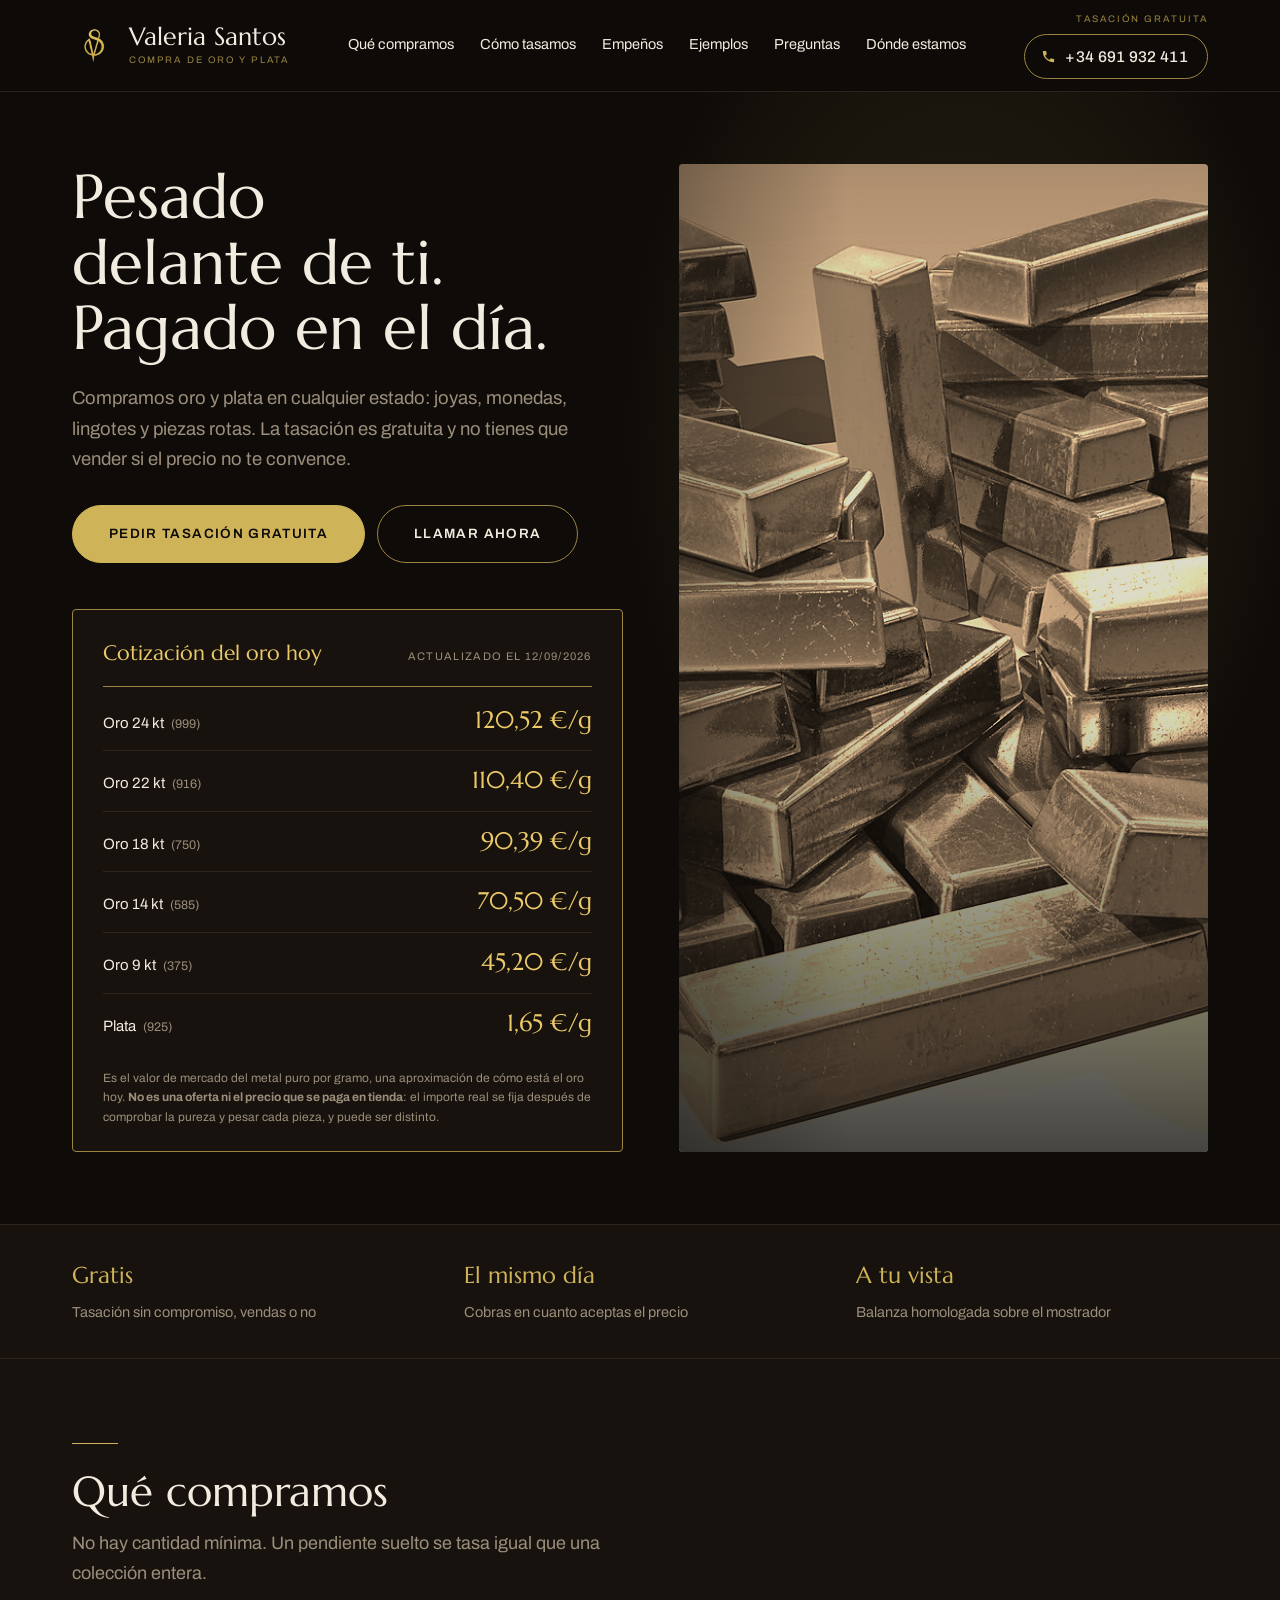
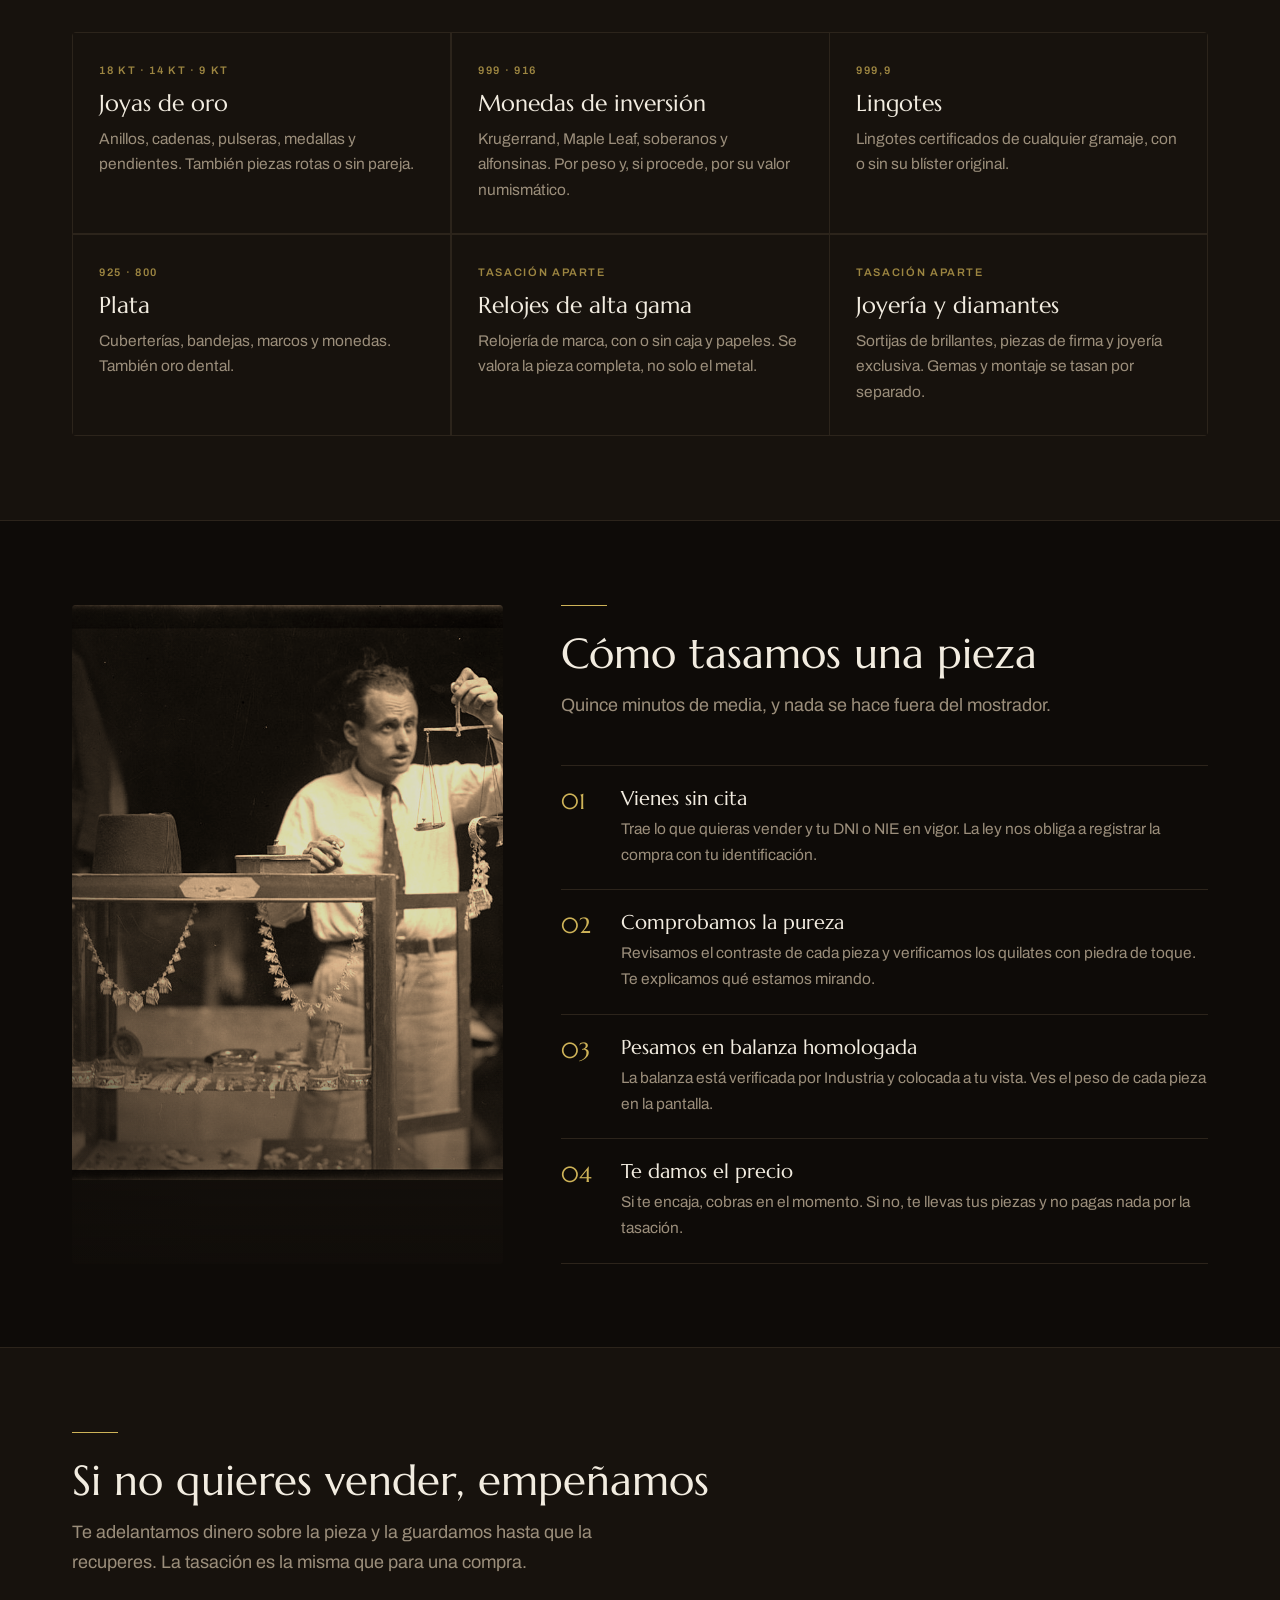
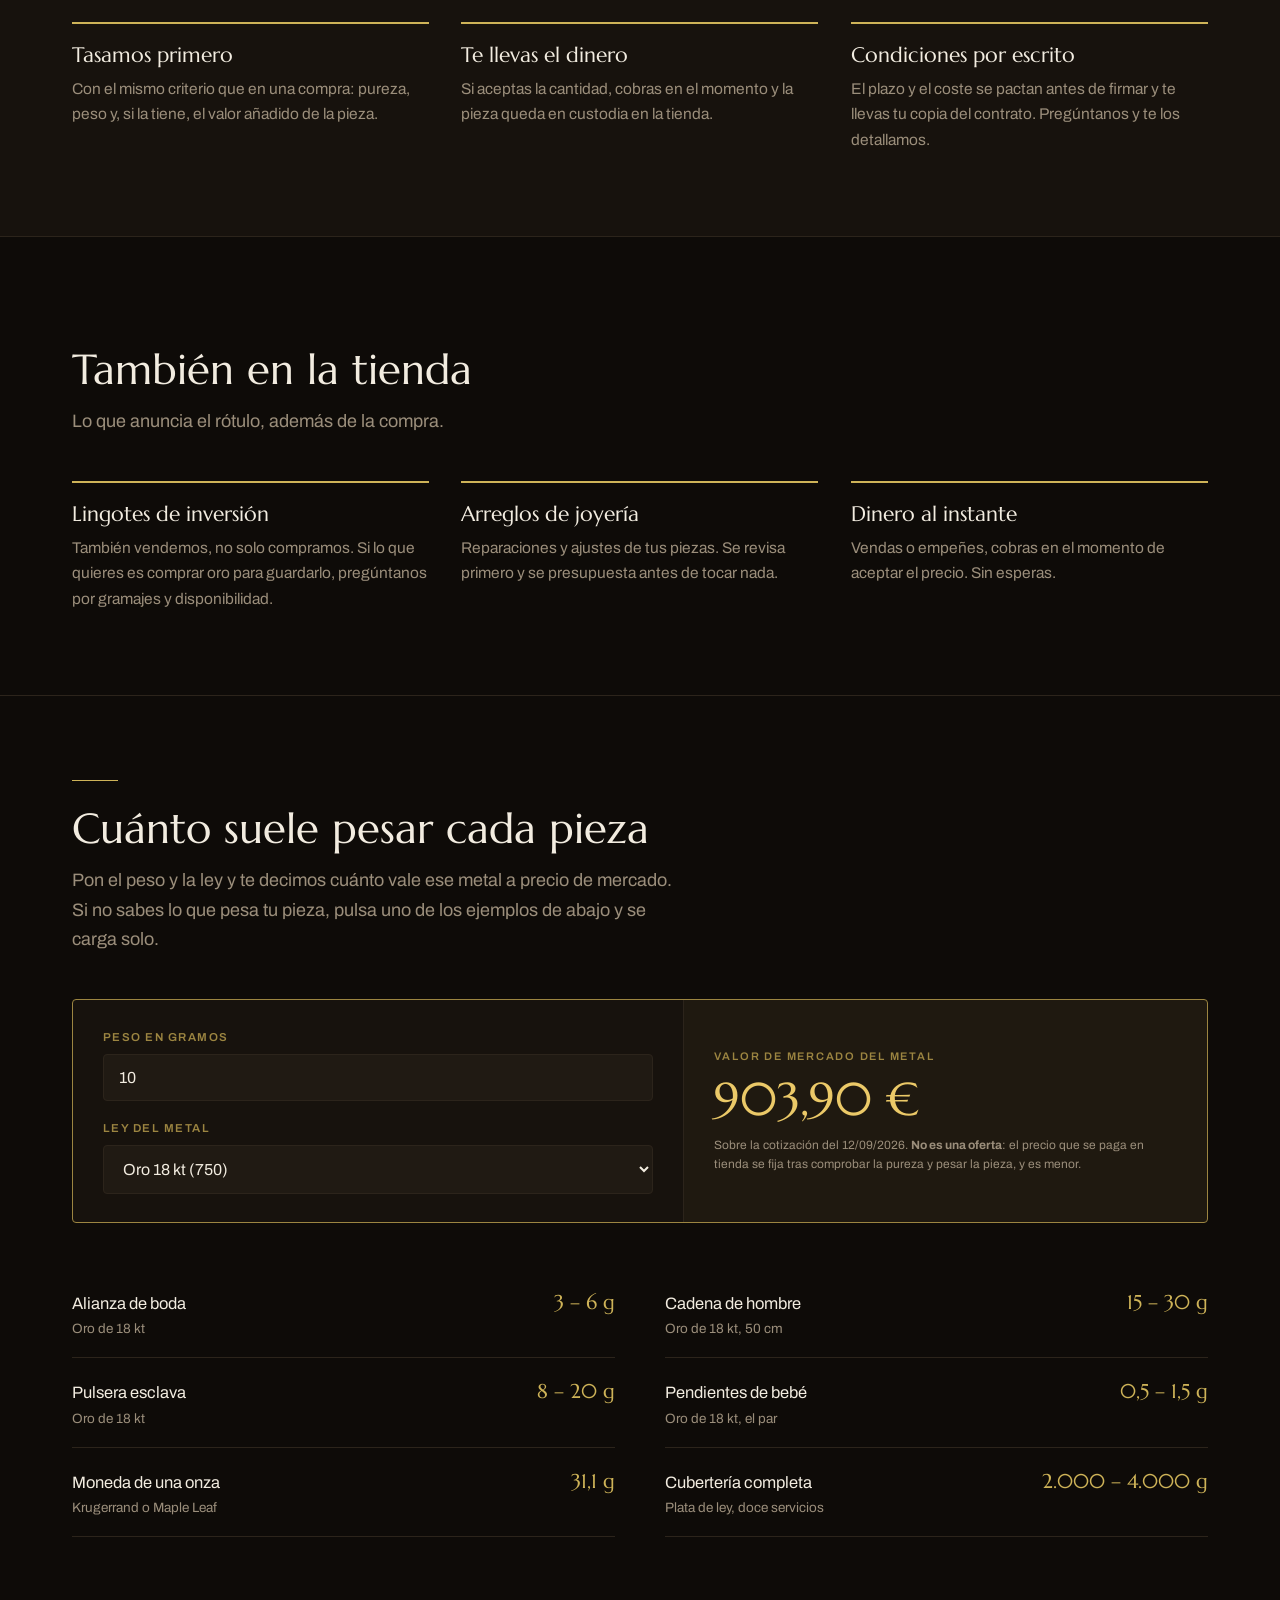
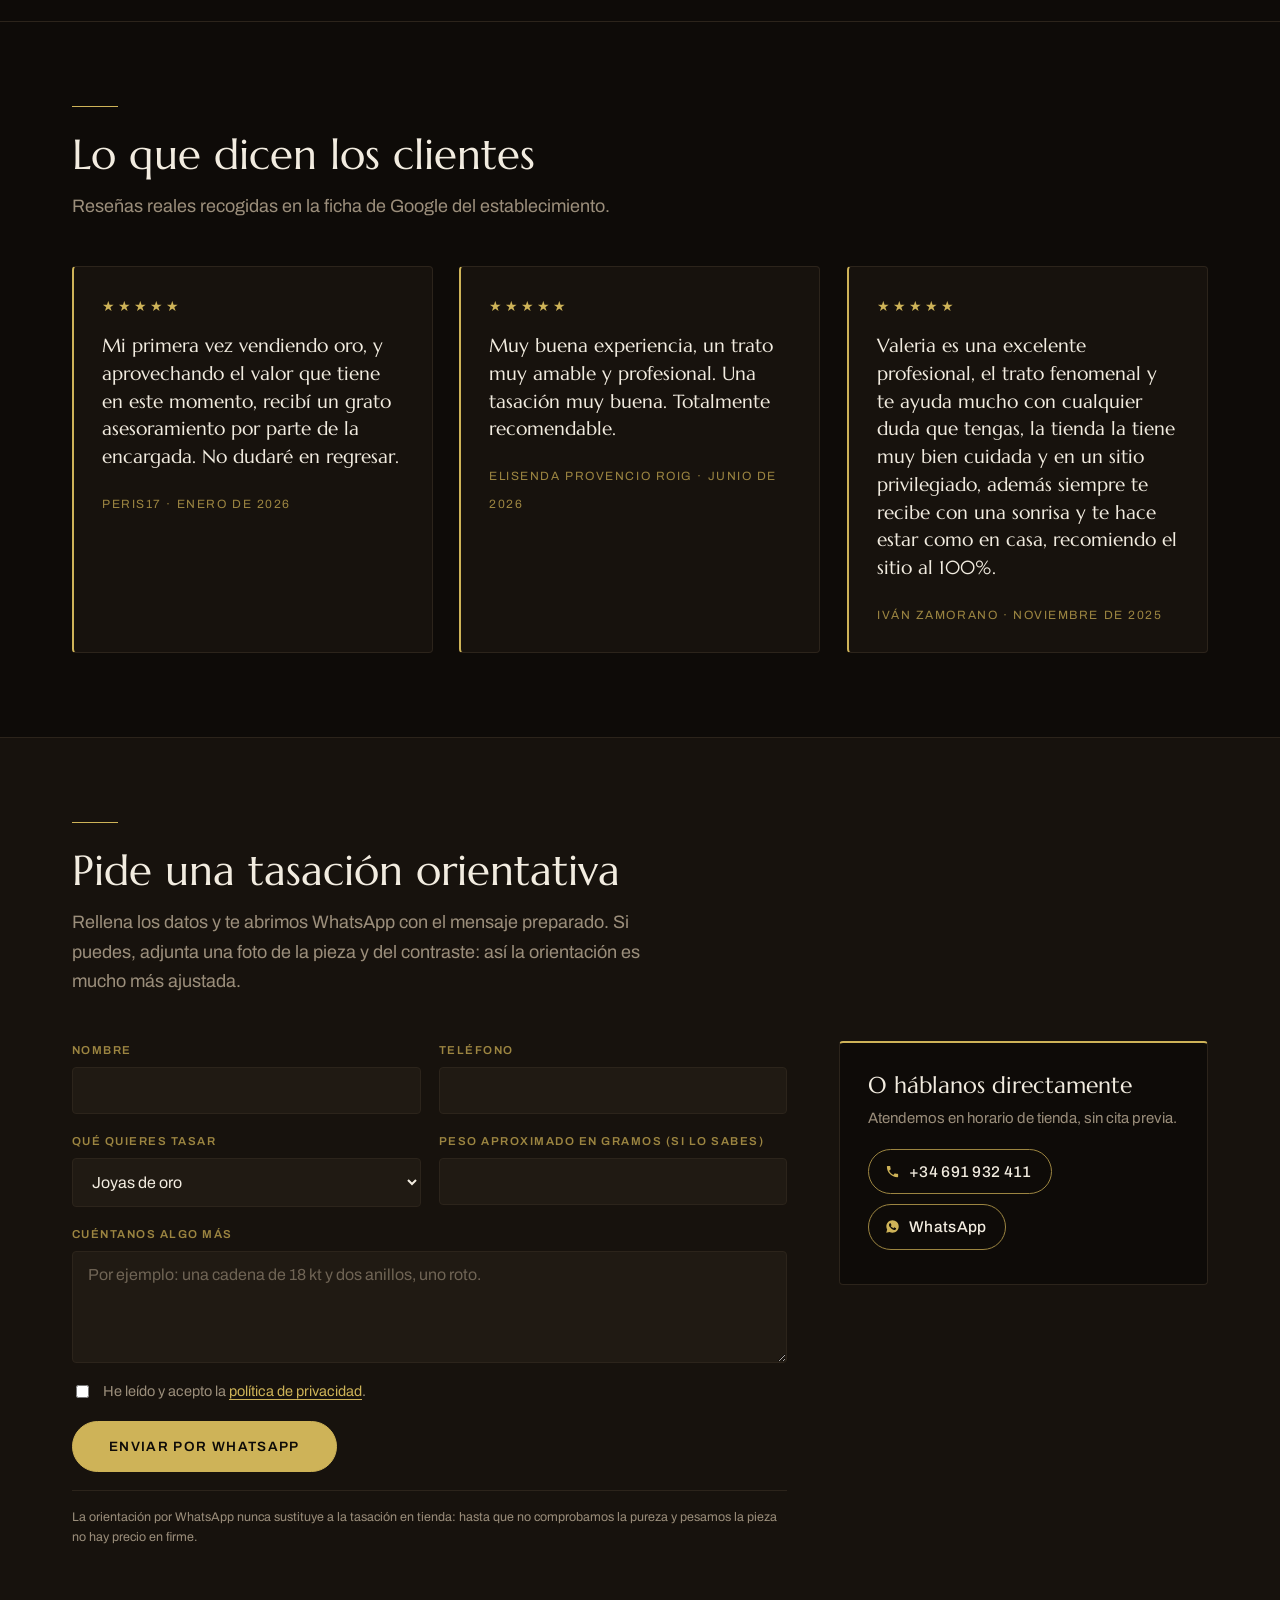
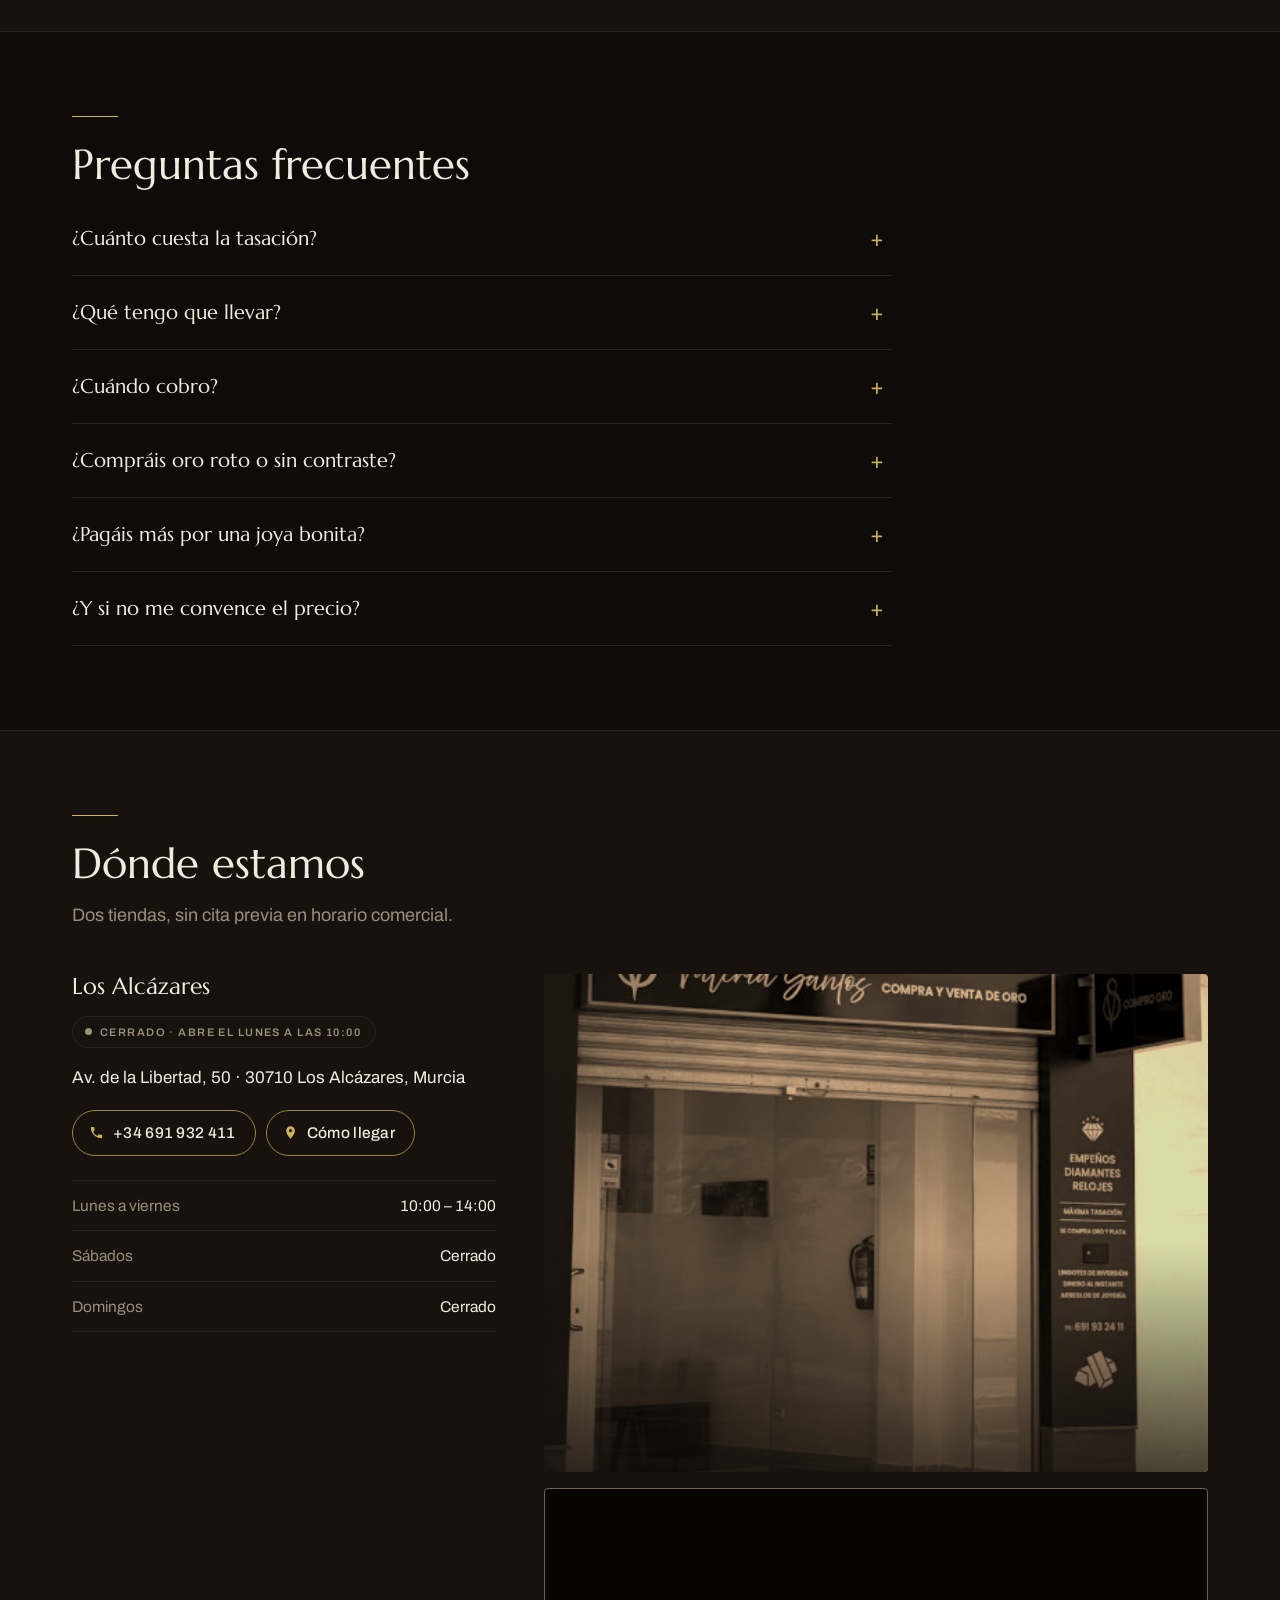
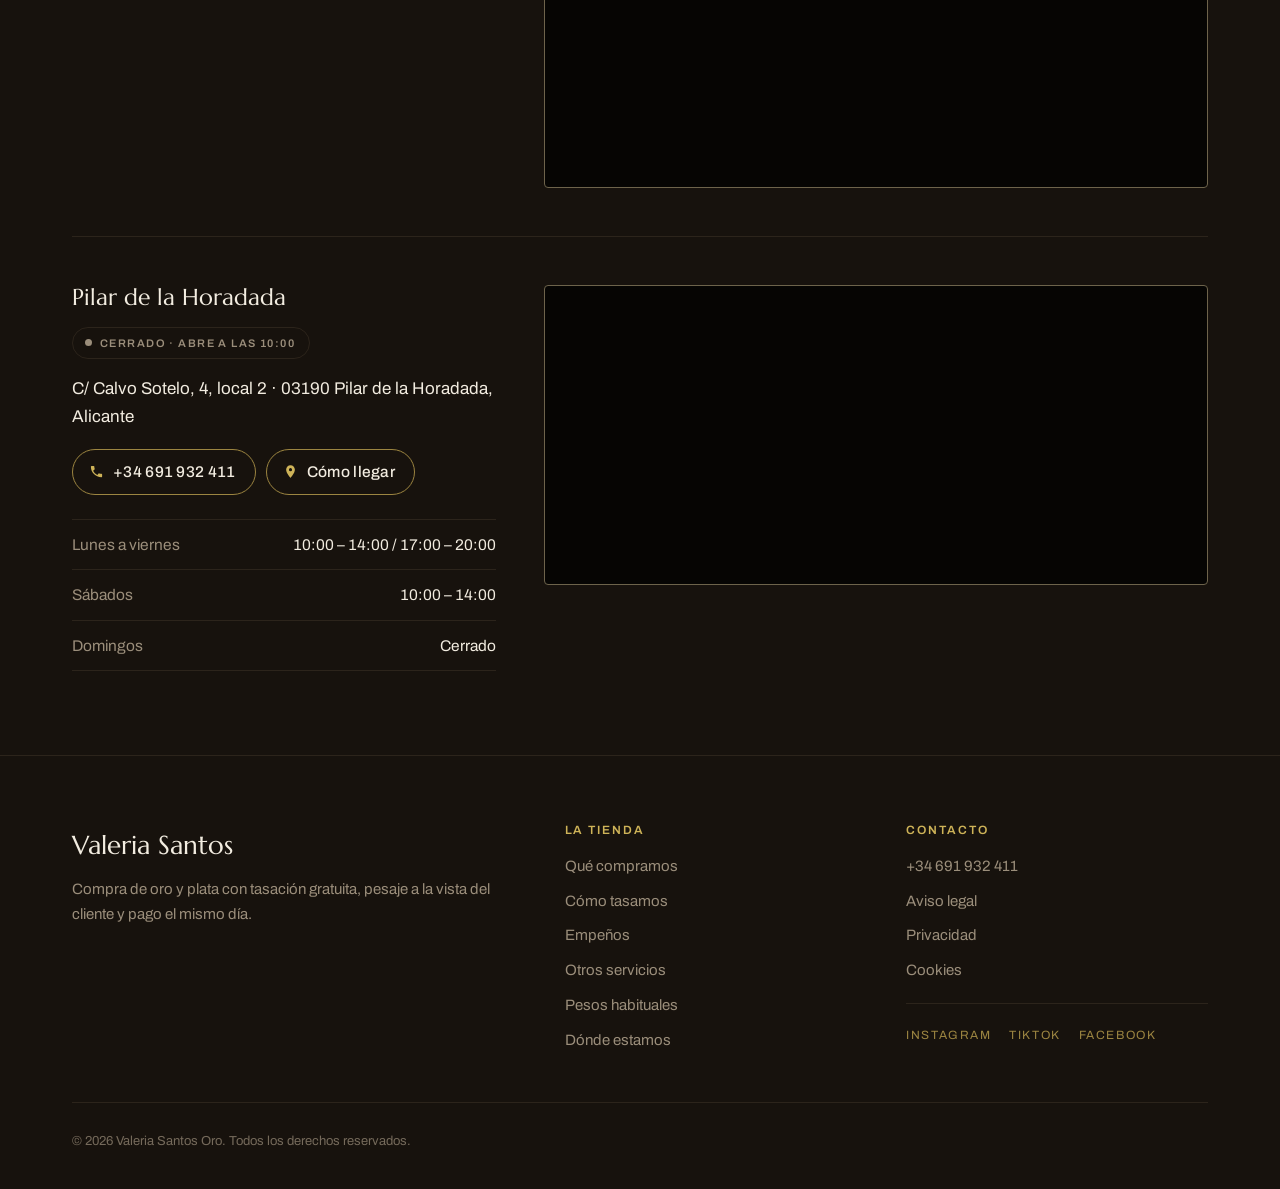
<file: index.html>
<!DOCTYPE html>
<html lang="es">
<head>
<meta charset="utf-8">
<meta name="viewport" content="width=device-width, initial-scale=1">
<title>Valeria Santos Oro | Compra de oro y plata con tasación gratuita</title>
<meta name="description" content="Compramos oro y plata: joyas, monedas, lingotes y piezas rotas. Tasación gratuita, pesaje en balanza homologada a tu vista y pago el mismo día.">
<link rel="canonical" href="https://valeriasantosoro.com/">
<meta property="og:title" content="Valeria Santos Oro | Compra de oro y plata">
<meta property="og:description" content="Tasación gratuita y sin compromiso. Pesamos delante de ti y pagamos el mismo día.">
<meta property="og:type" content="website">
<meta property="og:url" content="https://valeriasantosoro.com/">
<meta property="og:image" content="https://valeriasantosoro.com/assets/img/portada.jpg">
<meta property="og:locale" content="es_ES">
<link rel="preconnect" href="https://fonts.googleapis.com">
<link rel="preconnect" href="https://fonts.gstatic.com" crossorigin>
<link href="https://fonts.googleapis.com/css2?family=Marcellus&family=Archivo:wght@400;500;600&display=swap" rel="stylesheet">
<script>document.documentElement.className += ' js';</script>
<link rel="icon" href="favicon.png" type="image/png">
<link rel="apple-touch-icon" href="favicon.png">
<link rel="stylesheet" href="assets/css/estilo.css">
</head>
<body>

<header class="cabecera">
  <div class="contenedor cabecera__fila">
    <a class="marca" href="index.html">
      <img class="marca__logo" src="assets/img/logo.png" alt="" width="300" height="300">
      <span class="marca__nombre">Valeria Santos</span>
      <span class="marca__rotulo">COMPRA DE ORO Y PLATA</span>
    </a>
    <button class="menu-boton" type="button" aria-expanded="false" aria-controls="menu-principal">
      <span class="menu-boton__barras"><i></i><i></i><i></i></span>
      <span class="menu-boton__texto">Menú</span>
    </button>
    <nav class="menu" id="menu-principal" aria-label="Principal">
      <a href="#compramos">Qué compramos</a>
      <a href="#proceso">Cómo tasamos</a>
      <a href="#empenos">Empeños</a>
      <a href="#ejemplos">Ejemplos</a>
      <a href="#preguntas">Preguntas</a>
      <a href="#tienda">Dónde estamos</a>
      <a class="menu__tel" href="tel:+34000000000" data-enlace="telefono" data-dato="telefono">+34 000 000 000</a>
    </nav>
    <div class="contacto-cabecera">
      <span class="contacto-cabecera__nota">Tasación gratuita</span>
      <a class="tel-cabecera" href="tel:+34000000000" data-enlace="telefono" data-dato="telefono">+34 000 000 000</a>
    </div>
  </div>
</header>

<main>

  <section class="portada">
    <div class="contenedor portada__rejilla">
      <div>
        <h1 data-anim>Pesado delante de ti.<br>Pagado en el día.</h1>
        <p class="portada__entrada" data-anim>Compramos oro y plata en cualquier estado: joyas, monedas, lingotes y piezas rotas. La tasación es gratuita y no tienes que vender si el precio no te convence.</p>
        <div class="acciones" data-anim>
          <a class="boton boton--oro" href="#tasacion">Pedir tasación gratuita</a>
          <a class="boton boton--linea" href="tel:+34000000000" data-enlace="telefono">Llamar ahora</a>
        </div>
      </div>

      <div class="portada__foto foto" data-anim="escala">
        <img src="assets/img/portada.jpg" alt="Lingotes de oro apilados" width="1280" height="960">
      </div>

      <aside class="tablon" data-anim="der" aria-labelledby="titulo-tablon">
        <div class="tablon__cabeza">
          <span class="tablon__titulo" id="titulo-tablon">Cotización del oro hoy</span>
          <span class="tablon__fecha" data-dato="fechaPrecios">Actualizado el 00/00/0000</span>
        </div>
        <ul class="tablon__lista">
          <li><span class="tablon__quilate">Oro 24 kt <span>(999)</span></span><span class="tablon__precio" data-dato="oro24">00,00 €/g</span></li>
          <li><span class="tablon__quilate">Oro 22 kt <span>(916)</span></span><span class="tablon__precio" data-dato="oro22">00,00 €/g</span></li>
          <li><span class="tablon__quilate">Oro 18 kt <span>(750)</span></span><span class="tablon__precio" data-dato="oro18">00,00 €/g</span></li>
          <li><span class="tablon__quilate">Oro 14 kt <span>(585)</span></span><span class="tablon__precio" data-dato="oro14">00,00 €/g</span></li>
          <li><span class="tablon__quilate">Oro 9 kt <span>(375)</span></span><span class="tablon__precio" data-dato="oro9">00,00 €/g</span></li>
          <li><span class="tablon__quilate">Plata <span>(925)</span></span><span class="tablon__precio" data-dato="plata925">0,00 €/g</span></li>
        </ul>
        <p class="tablon__nota">Es el valor de mercado del metal puro por gramo, una aproximación de cómo está el oro hoy. <b>No es una oferta ni el precio que se paga en tienda</b>: el importe real se fija después de comprobar la pureza y pesar cada pieza, y puede ser distinto.</p>
      </aside>
    </div>
  </section>

  <div class="franja">
    <div class="contenedor franja__rejilla">
      <p class="franja__dato" data-anim><b>Gratis</b><span>Tasación sin compromiso, vendas o no</span></p>
      <p class="franja__dato" data-anim><b>El mismo día</b><span>Cobras en cuanto aceptas el precio</span></p>
      <p class="franja__dato" data-anim><b>A tu vista</b><span>Balanza homologada sobre el mostrador</span></p>
    </div>
  </div>

  <section class="seccion seccion--hueso" id="compramos">
    <div class="contenedor">
      <hr class="regla" data-anim>
      <h2 data-anim>Qué compramos</h2>
      <p class="seccion__intro" data-anim>No hay cantidad mínima. Un pendiente suelto se tasa igual que una colección entera.</p>

      <div class="piezas">
        <article class="pieza" data-anim>
          <span class="pieza__ley">18 kt · 14 kt · 9 kt</span>
          <h3>Joyas de oro</h3>
          <p>Anillos, cadenas, pulseras, medallas y pendientes. También piezas rotas o sin pareja.</p>
        </article>
        <article class="pieza" data-anim>
          <span class="pieza__ley">999 · 916</span>
          <h3>Monedas de inversión</h3>
          <p>Krugerrand, Maple Leaf, soberanos y alfonsinas. Por peso y, si procede, por su valor numismático.</p>
        </article>
        <article class="pieza" data-anim>
          <span class="pieza__ley">999,9</span>
          <h3>Lingotes</h3>
          <p>Lingotes certificados de cualquier gramaje, con o sin su blíster original.</p>
        </article>
        <article class="pieza" data-anim>
          <span class="pieza__ley">925 · 800</span>
          <h3>Plata</h3>
          <p>Cuberterías, bandejas, marcos y monedas. También oro dental.</p>
        </article>
        <article class="pieza" data-anim>
          <span class="pieza__ley">Tasación aparte</span>
          <h3>Relojes de alta gama</h3>
          <p>Relojería de marca, con o sin caja y papeles. Se valora la pieza completa, no solo el metal.</p>
        </article>
        <article class="pieza" data-anim>
          <span class="pieza__ley">Tasación aparte</span>
          <h3>Joyería y diamantes</h3>
          <p>Sortijas de brillantes, piezas de firma y joyería exclusiva. Gemas y montaje se tasan por separado.</p>
        </article>
      </div>
    </div>
  </section>

  <section class="seccion seccion--oscura" id="proceso">
    <div class="contenedor banda">
      <div class="banda__foto foto" data-anim="izq"><img src="assets/img/joyero.jpg" alt="Joyero pesando una pieza en una balanza de mano" width="1166" height="887" loading="lazy"></div>
      <div class="banda__texto" data-anim="der">
        <hr class="regla" data-anim>
        <h2 data-anim>Cómo tasamos una pieza</h2>
        <p class="seccion__intro" data-anim>Quince minutos de media, y nada se hace fuera del mostrador.</p>

        <ol class="pasos">
          <li data-anim>
            <div>
              <h3>Vienes sin cita</h3>
              <p>Trae lo que quieras vender y tu DNI o NIE en vigor. La ley nos obliga a registrar la compra con tu identificación.</p>
            </div>
          </li>
          <li data-anim>
            <div>
              <h3>Comprobamos la pureza</h3>
              <p>Revisamos el contraste de cada pieza y verificamos los quilates con piedra de toque. Te explicamos qué estamos mirando.</p>
            </div>
          </li>
          <li data-anim>
            <div>
              <h3>Pesamos en balanza homologada</h3>
              <p>La balanza está verificada por Industria y colocada a tu vista. Ves el peso de cada pieza en la pantalla.</p>
            </div>
          </li>
          <li data-anim>
            <div>
              <h3>Te damos el precio</h3>
              <p>Si te encaja, cobras en el momento. Si no, te llevas tus piezas y no pagas nada por la tasación.</p>
            </div>
          </li>
        </ol>
      </div>
    </div>
  </section>

  <section class="seccion seccion--hueso" id="empenos">
    <div class="contenedor">
      <hr class="regla" data-anim>
      <h2 data-anim>Si no quieres vender, empeñamos</h2>
      <p class="seccion__intro" data-anim>Te adelantamos dinero sobre la pieza y la guardamos hasta que la recuperes. La tasación es la misma que para una compra.</p>

      <div class="empeno">
        <div class="empeno__punto" data-anim>
          <h3>Tasamos primero</h3>
          <p>Con el mismo criterio que en una compra: pureza, peso y, si la tiene, el valor añadido de la pieza.</p>
        </div>
        <div class="empeno__punto" data-anim>
          <h3>Te llevas el dinero</h3>
          <p>Si aceptas la cantidad, cobras en el momento y la pieza queda en custodia en la tienda.</p>
        </div>
        <div class="empeno__punto" data-anim>
          <h3>Condiciones por escrito</h3>
          <p>El plazo y el coste se pactan antes de firmar y te llevas tu copia del contrato. Pregúntanos y te los detallamos.</p>
        </div>
      </div>
    </div>
  </section>

  <section class="seccion" id="servicios">
    <div class="contenedor">
      <hr class="regla" data-anim>
      <h2 data-anim>También en la tienda</h2>
      <p class="seccion__intro" data-anim>Lo que anuncia el rótulo, además de la compra.</p>

      <div class="empeno">
        <div class="empeno__punto" data-anim>
          <h3>Lingotes de inversión</h3>
          <p>También vendemos, no solo compramos. Si lo que quieres es comprar oro para guardarlo, pregúntanos por gramajes y disponibilidad.</p>
        </div>
        <div class="empeno__punto" data-anim>
          <h3>Arreglos de joyería</h3>
          <p>Reparaciones y ajustes de tus piezas. Se revisa primero y se presupuesta antes de tocar nada.</p>
        </div>
        <div class="empeno__punto" data-anim>
          <h3>Dinero al instante</h3>
          <p>Vendas o empeñes, cobras en el momento de aceptar el precio. Sin esperas.</p>
        </div>
      </div>
    </div>
  </section>

  <section class="seccion" id="ejemplos">
    <div class="contenedor">
      <hr class="regla" data-anim>
      <h2 data-anim>Cuánto suele pesar cada pieza</h2>
      <p class="seccion__intro" data-anim>Pon el peso y la ley y te decimos cuánto vale ese metal a precio de mercado. Si no sabes lo que pesa tu pieza, pulsa uno de los ejemplos de abajo y se carga solo.</p>

      <div class="calculadora" data-anim>
        <div class="calculadora__campos">
          <div class="campo">
            <label for="calc-peso">Peso en gramos</label>
            <input type="number" id="calc-peso" name="calc-peso" min="0" step="0.1" inputmode="decimal" value="10">
          </div>
          <div class="campo">
            <label for="calc-ley">Ley del metal</label>
            <select id="calc-ley" name="calc-ley">
              <option value="oro24">Oro 24 kt (999)</option>
              <option value="oro22">Oro 22 kt (916)</option>
              <option value="oro18" selected>Oro 18 kt (750)</option>
              <option value="oro14">Oro 14 kt (585)</option>
              <option value="oro9">Oro 9 kt (375)</option>
              <option value="plata925">Plata de ley (925)</option>
            </select>
          </div>
        </div>

        <div class="calculadora__salida">
          <span class="calculadora__rotulo">Valor de mercado del metal</span>
          <strong class="calculadora__cifra" data-calc-cifra aria-live="polite">—</strong>
          <p class="calculadora__nota">Sobre la cotización del <span data-calc-fecha>—</span>. <b>No es una oferta</b>: el precio que se paga en tienda se fija tras comprobar la pureza y pesar la pieza, y es menor.</p>
        </div>
      </div>

      <div class="ejemplos" data-anim>
        <button type="button" class="ejemplo" data-peso="4.5" data-ley="oro18"><span class="ejemplo__pieza">Alianza de boda<span>Oro de 18 kt</span></span><span class="ejemplo__peso">3 – 6 g</span></button>
        <button type="button" class="ejemplo" data-peso="22" data-ley="oro18"><span class="ejemplo__pieza">Cadena de hombre<span>Oro de 18 kt, 50 cm</span></span><span class="ejemplo__peso">15 – 30 g</span></button>
        <button type="button" class="ejemplo" data-peso="14" data-ley="oro18"><span class="ejemplo__pieza">Pulsera esclava<span>Oro de 18 kt</span></span><span class="ejemplo__peso">8 – 20 g</span></button>
        <button type="button" class="ejemplo" data-peso="1" data-ley="oro18"><span class="ejemplo__pieza">Pendientes de bebé<span>Oro de 18 kt, el par</span></span><span class="ejemplo__peso">0,5 – 1,5 g</span></button>
        <button type="button" class="ejemplo" data-peso="31.1" data-ley="oro24"><span class="ejemplo__pieza">Moneda de una onza<span>Krugerrand o Maple Leaf</span></span><span class="ejemplo__peso">31,1 g</span></button>
        <button type="button" class="ejemplo" data-peso="3000" data-ley="plata925"><span class="ejemplo__pieza">Cubertería completa<span>Plata de ley, doce servicios</span></span><span class="ejemplo__peso">2.000 – 4.000 g</span></button>
      </div>
    </div>
  </section>

  <section class="seccion">
    <div class="contenedor">
      <hr class="regla" data-anim>
      <h2 data-anim>Lo que dicen los clientes</h2>
      <p class="seccion__intro" data-anim>Reseñas reales recogidas en la ficha de Google del establecimiento.</p>

      <div class="resenas">
        <blockquote class="resena" data-anim>
          <span class="estrellas" role="img" aria-label="5 de 5 estrellas">★★★★★</span>
          <p>Mi primera vez vendiendo oro, y aprovechando el valor que tiene en este momento, recibí un grato asesoramiento por parte de la encargada. No dudaré en regresar.</p>
          <cite>peris17 · Enero de 2026</cite>
        </blockquote>
        <blockquote class="resena" data-anim>
          <span class="estrellas" role="img" aria-label="5 de 5 estrellas">★★★★★</span>
          <p>Muy buena experiencia, un trato muy amable y profesional. Una tasación muy buena. Totalmente recomendable.</p>
          <cite>Elisenda Provencio Roig · Junio de 2026</cite>
        </blockquote>
        <blockquote class="resena" data-anim>
          <span class="estrellas" role="img" aria-label="5 de 5 estrellas">★★★★★</span>
          <p>Valeria es una excelente profesional, el trato fenomenal y te ayuda mucho con cualquier duda que tengas, la tienda la tiene muy bien cuidada y en un sitio privilegiado, además siempre te recibe con una sonrisa y te hace estar como en casa, recomiendo el sitio al 100%.</p>
          <cite>Iván Zamorano · Noviembre de 2025</cite>
        </blockquote>
      </div>
    </div>
  </section>

  <section class="seccion seccion--hueso" id="tasacion">
    <div class="contenedor">
      <hr class="regla" data-anim>
      <h2 data-anim>Pide una tasación orientativa</h2>
      <p class="seccion__intro" data-anim>Rellena los datos y te abrimos WhatsApp con el mensaje preparado. Si puedes, adjunta una foto de la pieza y del contraste: así la orientación es mucho más ajustada.</p>

      <div class="tasacion">
        <form class="formulario" data-anim="izq" id="formulario-tasacion" novalidate>
          <div class="doble">
            <div class="campo">
              <label for="nombre">Nombre</label>
              <input type="text" id="nombre" name="nombre" autocomplete="name" required>
            </div>
            <div class="campo">
              <label for="telefono">Teléfono</label>
              <input type="tel" id="telefono" name="telefono" autocomplete="tel" required>
            </div>
          </div>

          <div class="doble">
            <div class="campo">
              <label for="pieza">Qué quieres tasar</label>
              <select id="pieza" name="pieza">
                <option>Joyas de oro</option>
                <option>Monedas de inversión</option>
                <option>Lingotes</option>
                <option>Plata</option>
                <option>Oro dental</option>
                <option>Varias cosas</option>
              </select>
            </div>
            <div class="campo">
              <label for="peso">Peso aproximado en gramos (si lo sabes)</label>
              <input type="text" id="peso" name="peso" inputmode="decimal">
            </div>
          </div>

          <div class="campo">
            <label for="detalle">Cuéntanos algo más</label>
            <textarea id="detalle" name="detalle" placeholder="Por ejemplo: una cadena de 18 kt y dos anillos, uno roto."></textarea>
          </div>

          <label class="consentimiento">
            <input type="checkbox" required>
            <span>He leído y acepto la <a href="privacidad.html">política de privacidad</a>.</span>
          </label>

          <div><button class="boton boton--solido" type="submit">Enviar por WhatsApp</button></div>

          <p class="aviso-form">La orientación por WhatsApp nunca sustituye a la tasación en tienda: hasta que no comprobamos la pureza y pesamos la pieza no hay precio en firme.</p>
        </form>

        <div class="contacto-directo" data-anim="der">
          <h3>O háblanos directamente</h3>
          <p>Atendemos en horario de tienda, sin cita previa.</p>
          <div class="acciones-sede">
            <a class="accion accion--tel" href="tel:+34000000000" data-enlace="telefono" data-dato="telefono">+34 000 000 000</a>
            <a class="accion accion--whatsapp" href="https://wa.me/34000000000" data-enlace="whatsapp" target="_blank" rel="noopener">WhatsApp</a>
          </div>
          <a class="dato" href="mailto:info@valeriasantosoro.com" data-enlace="email" data-dato="email">info@valeriasantosoro.com</a>
        </div>
      </div>
    </div>
  </section>

  <section class="seccion" id="preguntas">
    <div class="contenedor">
      <hr class="regla" data-anim>
      <h2 data-anim>Preguntas frecuentes</h2>

      <div class="preguntas" data-anim>
        <details>
          <summary>¿Cuánto cuesta la tasación?</summary>
          <p>Nada. Tasamos gratis y sin compromiso, vendas o no.</p>
        </details>
        <details>
          <summary>¿Qué tengo que llevar?</summary>
          <p>Tu DNI o NIE en vigor. Es obligatorio: toda compra de metales preciosos queda registrada con los datos del vendedor.</p>
        </details>
        <details>
          <summary>¿Cuándo cobro?</summary>
          <p>En el mismo momento, una vez aceptas el precio. Según el importe se paga en efectivo o por transferencia, tal y como marca la normativa.</p>
        </details>
        <details>
          <summary>¿Compráis oro roto o sin contraste?</summary>
          <p>Sí. El precio va por gramos y pureza, no por el estado de la pieza. Si no tiene contraste, comprobamos los quilates antes de valorarla.</p>
        </details>
        <details>
          <summary>¿Pagáis más por una joya bonita?</summary>
          <p>Solo si tiene valor añadido por marca, firma o antigüedad, y en ese caso te lo decimos. El resto se paga por peso y ley del metal.</p>
        </details>
        <details>
          <summary>¿Y si no me convence el precio?</summary>
          <p>Te llevas tus piezas y no pasa nada. No cobramos por haberlas mirado.</p>
        </details>
      </div>
    </div>
  </section>

  <section class="seccion seccion--hueso" id="tienda">
    <div class="contenedor">
      <hr class="regla" data-anim>
      <h2 data-anim>Dónde estamos</h2>
      <p class="seccion__intro" data-anim>Dos tiendas, sin cita previa en horario comercial.</p>

      <!-- Una sede por bloque. Los datos salen de CONFIG.sedes en main.js,
           emparejados por el índice de data-sede. -->
      <div class="tienda" data-anim data-sede="0">
        <div>
          <h3 data-sede-campo="nombre">Nuestra tienda</h3>
          <span class="estado" data-sede-estado hidden><i></i><b></b></span>
          <p data-sede-campo="direccion">Calle de ejemplo, 00 · 30000 Ciudad</p>
          <div class="acciones-sede">
            <a class="accion accion--tel" data-sede-campo="telefono" data-sede-enlace="telefono" href="tel:+34000000000">+34 000 000 000</a>
            <a class="accion accion--mapa" data-sede-enlace="comollegar" target="_blank" rel="noopener">Cómo llegar</a>
          </div>
          <ul class="horario" data-sede-horario>
            <li><span>Lunes a viernes</span><span>10:00 – 14:00 / 17:00 – 20:00</span></li>
            <li><span>Sábados</span><span>10:00 – 14:00</span></li>
            <li><span>Domingos</span><span>Cerrado</span></li>
          </ul>
        </div>
        <div class="sede__media">
          <div class="sede__foto foto" data-sede-foto hidden><img alt="" loading="lazy"></div>
          <iframe class="mapa" data-sede-mapa title="Mapa de la tienda" loading="lazy" referrerpolicy="no-referrer-when-downgrade"></iframe>
        </div>
      </div>

      <div class="tienda" data-anim data-sede="1">
        <div>
          <h3 data-sede-campo="nombre">Nuestra tienda</h3>
          <span class="estado" data-sede-estado hidden><i></i><b></b></span>
          <p data-sede-campo="direccion">Calle de ejemplo, 00 · 30000 Ciudad</p>
          <div class="acciones-sede">
            <a class="accion accion--tel" data-sede-campo="telefono" data-sede-enlace="telefono" href="tel:+34000000000">+34 000 000 000</a>
            <a class="accion accion--mapa" data-sede-enlace="comollegar" target="_blank" rel="noopener">Cómo llegar</a>
          </div>
          <ul class="horario" data-sede-horario>
            <li><span>Lunes a viernes</span><span>10:00 – 14:00 / 17:00 – 20:00</span></li>
            <li><span>Sábados</span><span>10:00 – 14:00</span></li>
            <li><span>Domingos</span><span>Cerrado</span></li>
          </ul>
        </div>
        <div class="sede__media">
          <div class="sede__foto foto" data-sede-foto hidden><img alt="" loading="lazy"></div>
          <iframe class="mapa" data-sede-mapa title="Mapa de la tienda" loading="lazy" referrerpolicy="no-referrer-when-downgrade"></iframe>
        </div>
      </div>
    </div>
  </section>

</main>

<footer class="pie">
  <div class="contenedor">
    <div class="pie__rejilla">
      <div>
        <p class="pie__marca">Valeria Santos</p>
        <p>Compra de oro y plata con tasación gratuita, pesaje a la vista del cliente y pago el mismo día.</p>
      </div>
      <div>
        <h4>La tienda</h4>
        <ul>
          <li><a href="#compramos">Qué compramos</a></li>
          <li><a href="#proceso">Cómo tasamos</a></li>
          <li><a href="#empenos">Empeños</a></li>
          <li><a href="#servicios">Otros servicios</a></li>
          <li><a href="#ejemplos">Pesos habituales</a></li>
          <li><a href="#tienda">Dónde estamos</a></li>
        </ul>
      </div>
      <div>
        <h4>Contacto</h4>
        <ul>
          <li><a href="tel:+34000000000" data-enlace="telefono" data-dato="telefono">+34 000 000 000</a></li>
          <li><a href="mailto:info@valeriasantosoro.com" data-enlace="email" data-dato="email">info@valeriasantosoro.com</a></li>
          <li><a href="aviso-legal.html">Aviso legal</a></li>
          <li><a href="privacidad.html">Privacidad</a></li>
          <li><a href="politica-cookies.html">Cookies</a></li>
        </ul>
        <ul class="redes" data-redes>
          <li><a href="https://www.instagram.com/valeriasantosoro/" target="_blank" rel="noopener">Instagram</a></li>
          <li><a href="https://www.tiktok.com/@valeriasantosoro" target="_blank" rel="noopener">TikTok</a></li>
          <li><a href="https://www.facebook.com/valeriasantosoro" target="_blank" rel="noopener">Facebook</a></li>
        </ul>
      </div>
    </div>
    <p class="pie__legal">© <span data-anio>2026</span> Valeria Santos Oro. Todos los derechos reservados.</p>
  </div>
</footer>

<nav class="barra" aria-label="Contacto rápido">
  <a href="tel:+34000000000" data-enlace="telefono">Llamar</a>
  <a href="https://wa.me/34000000000" data-enlace="whatsapp" target="_blank" rel="noopener">WhatsApp</a>
</nav>

<script src="assets/js/main.js"></script>
</body>
</html>
</file>
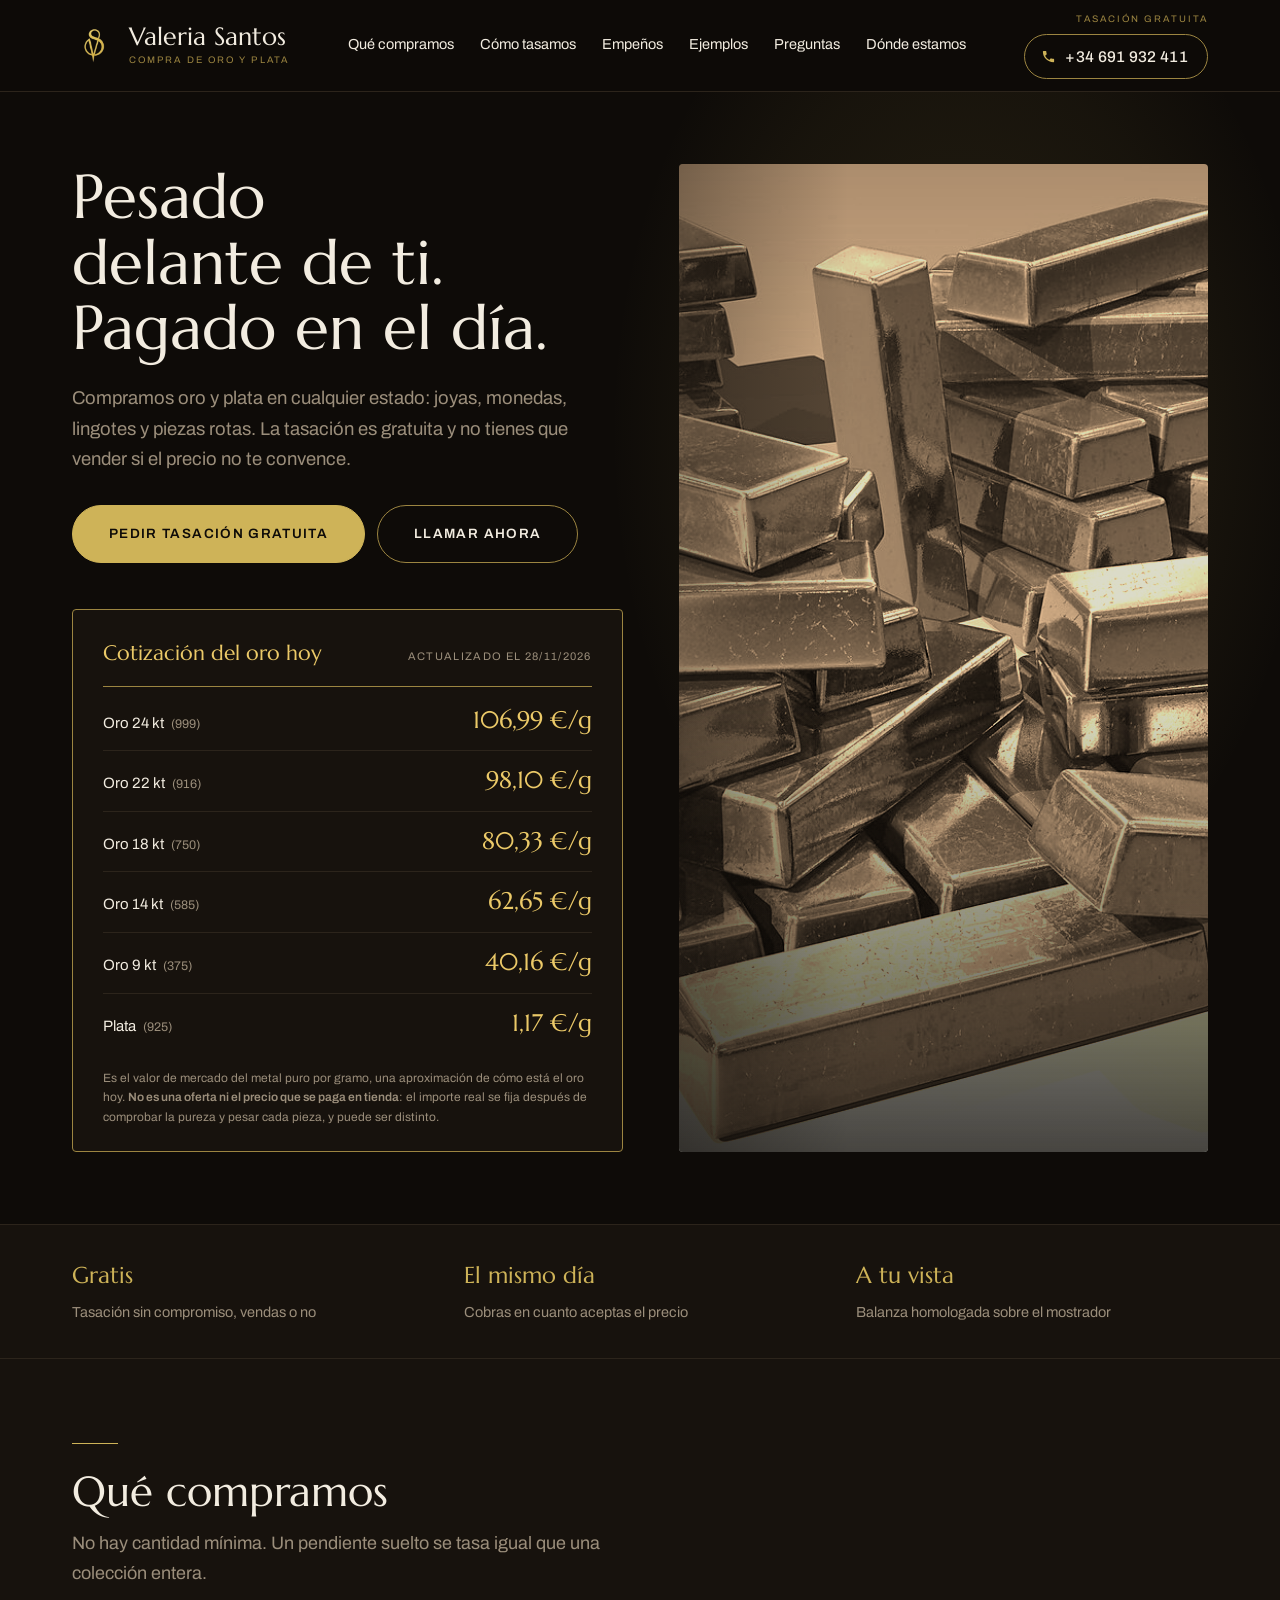
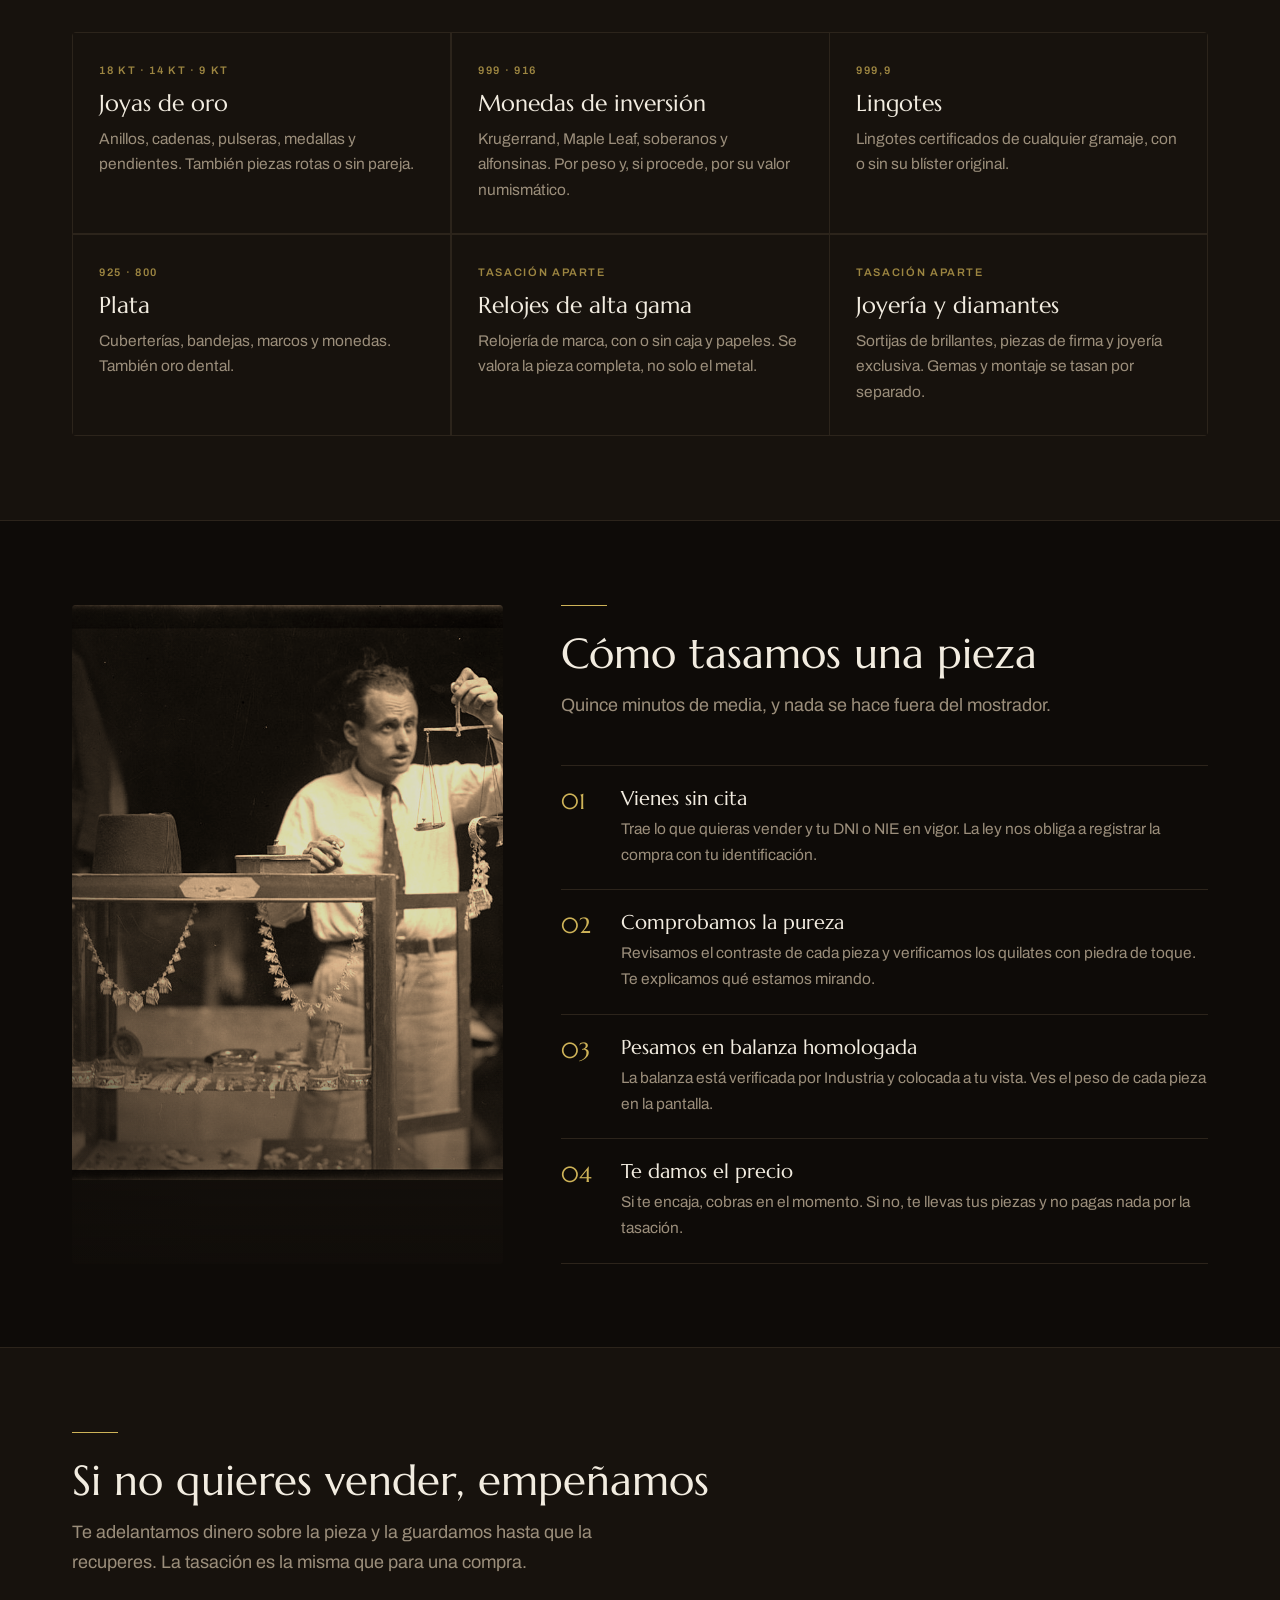
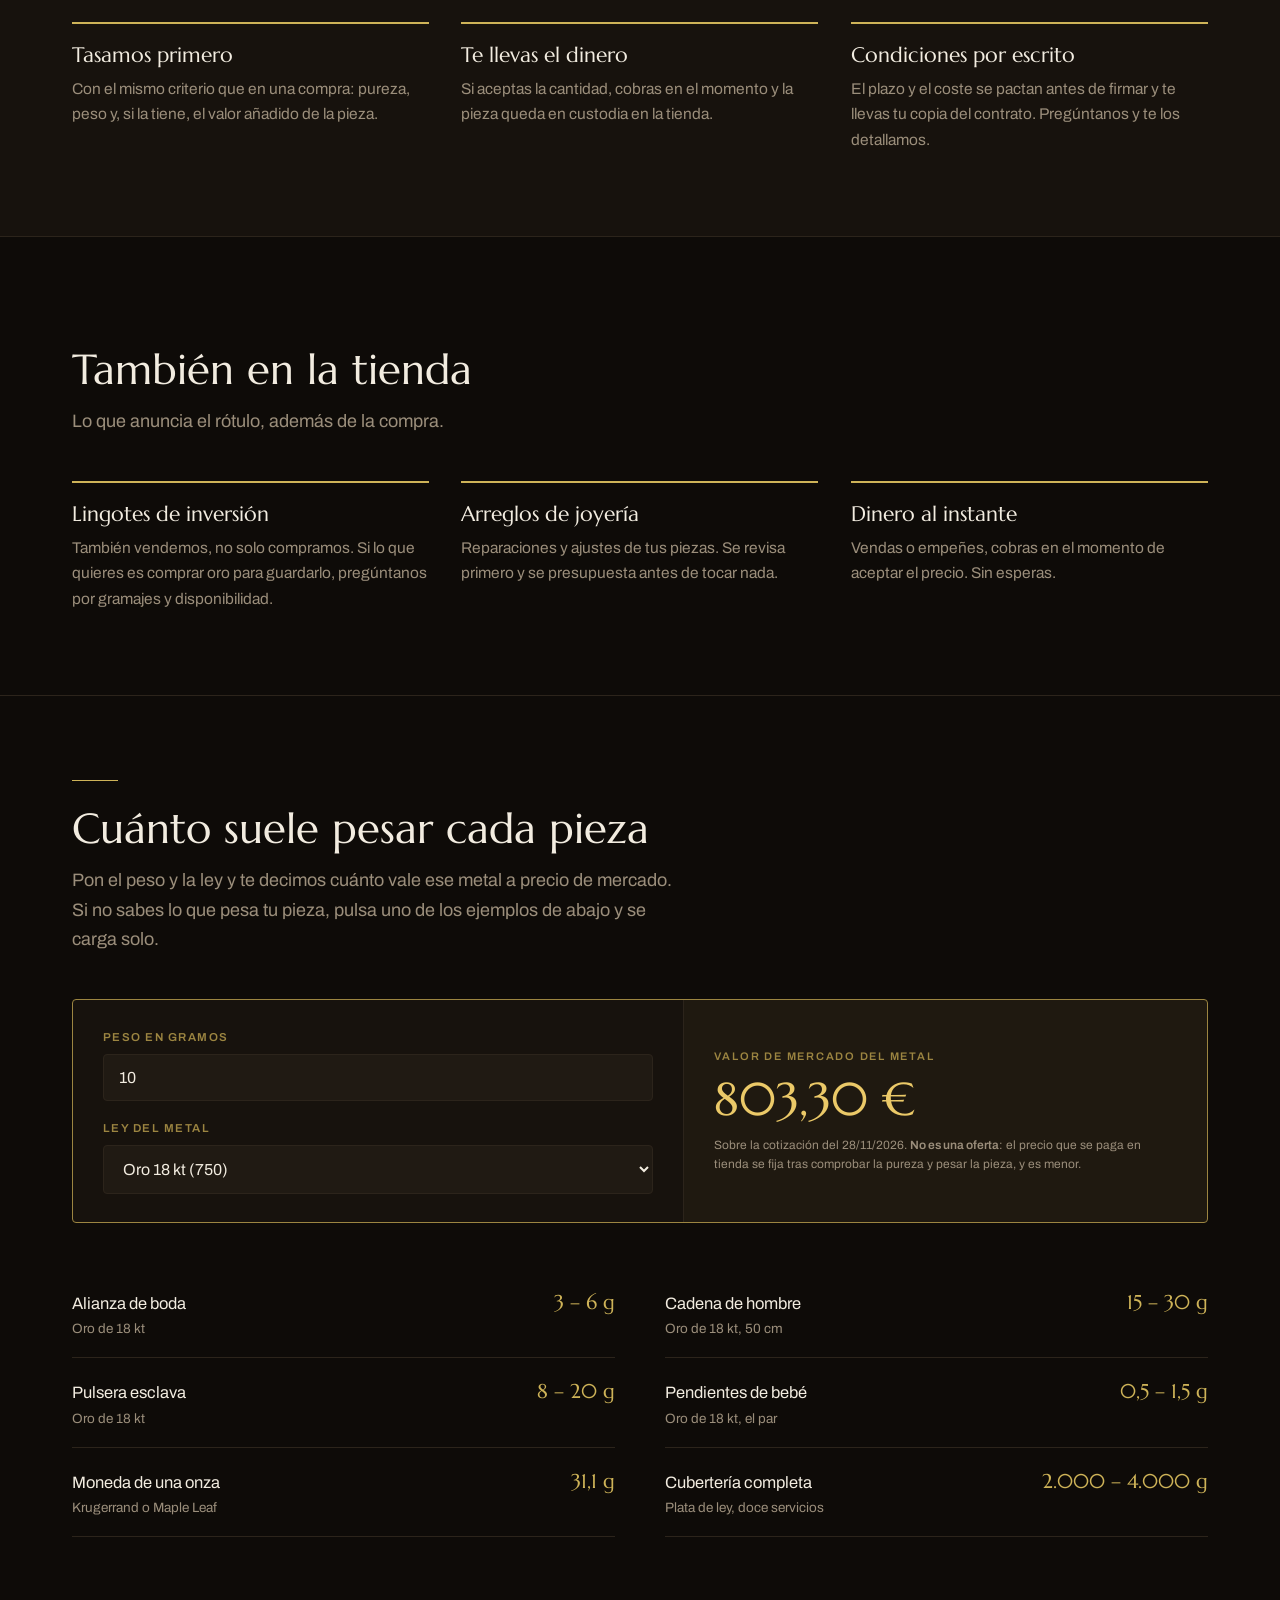
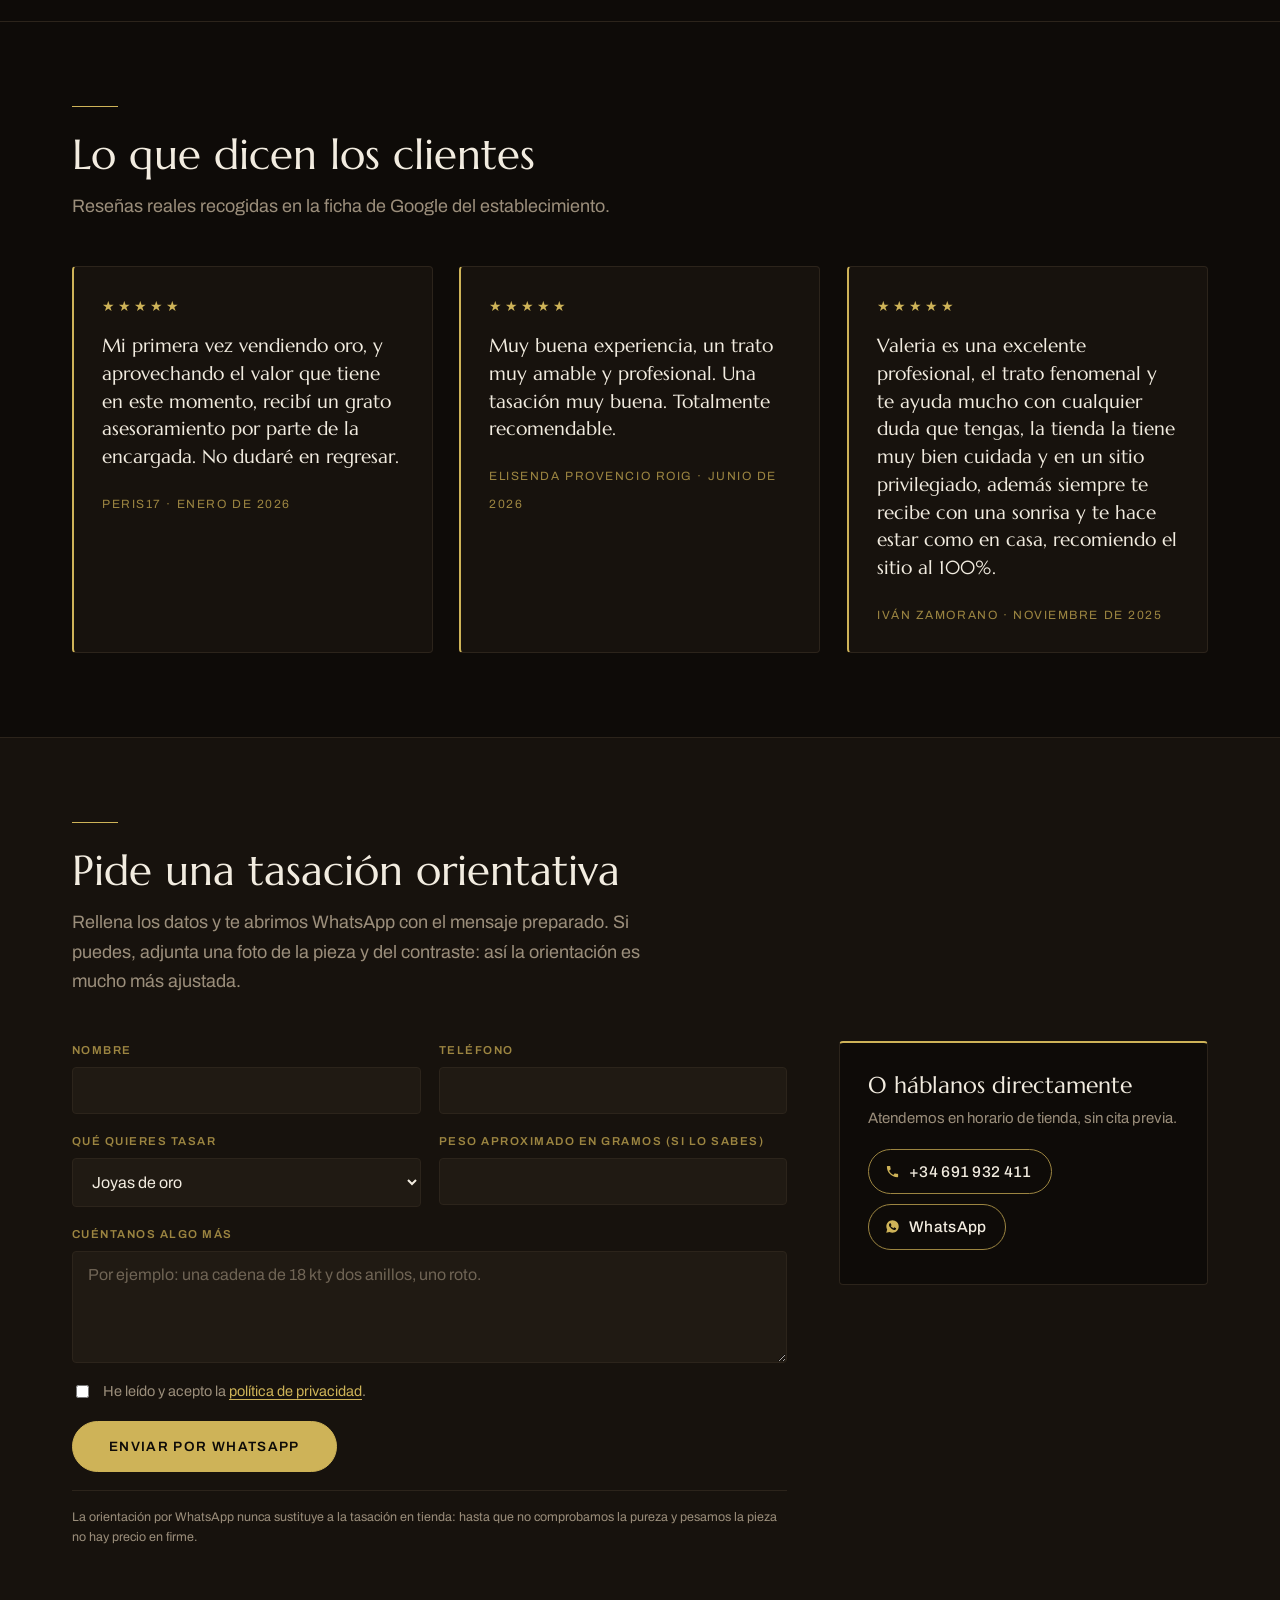
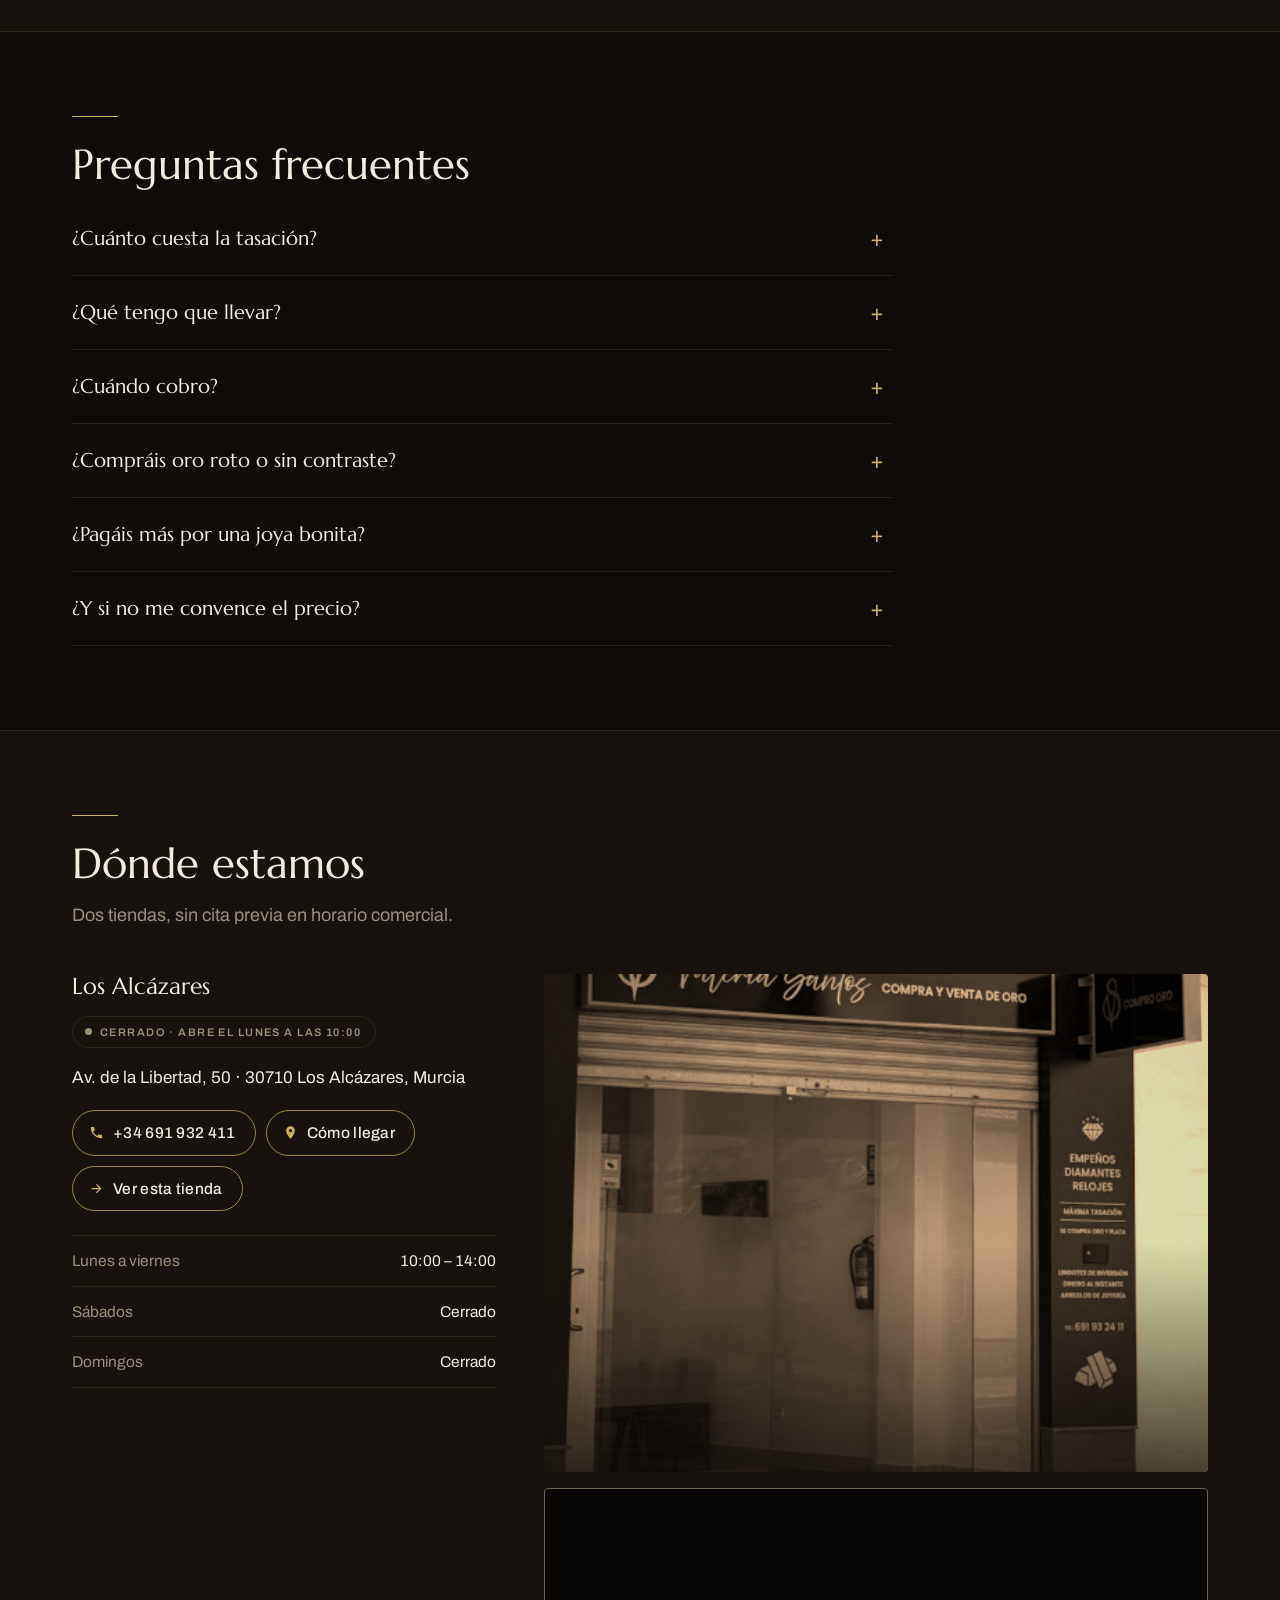
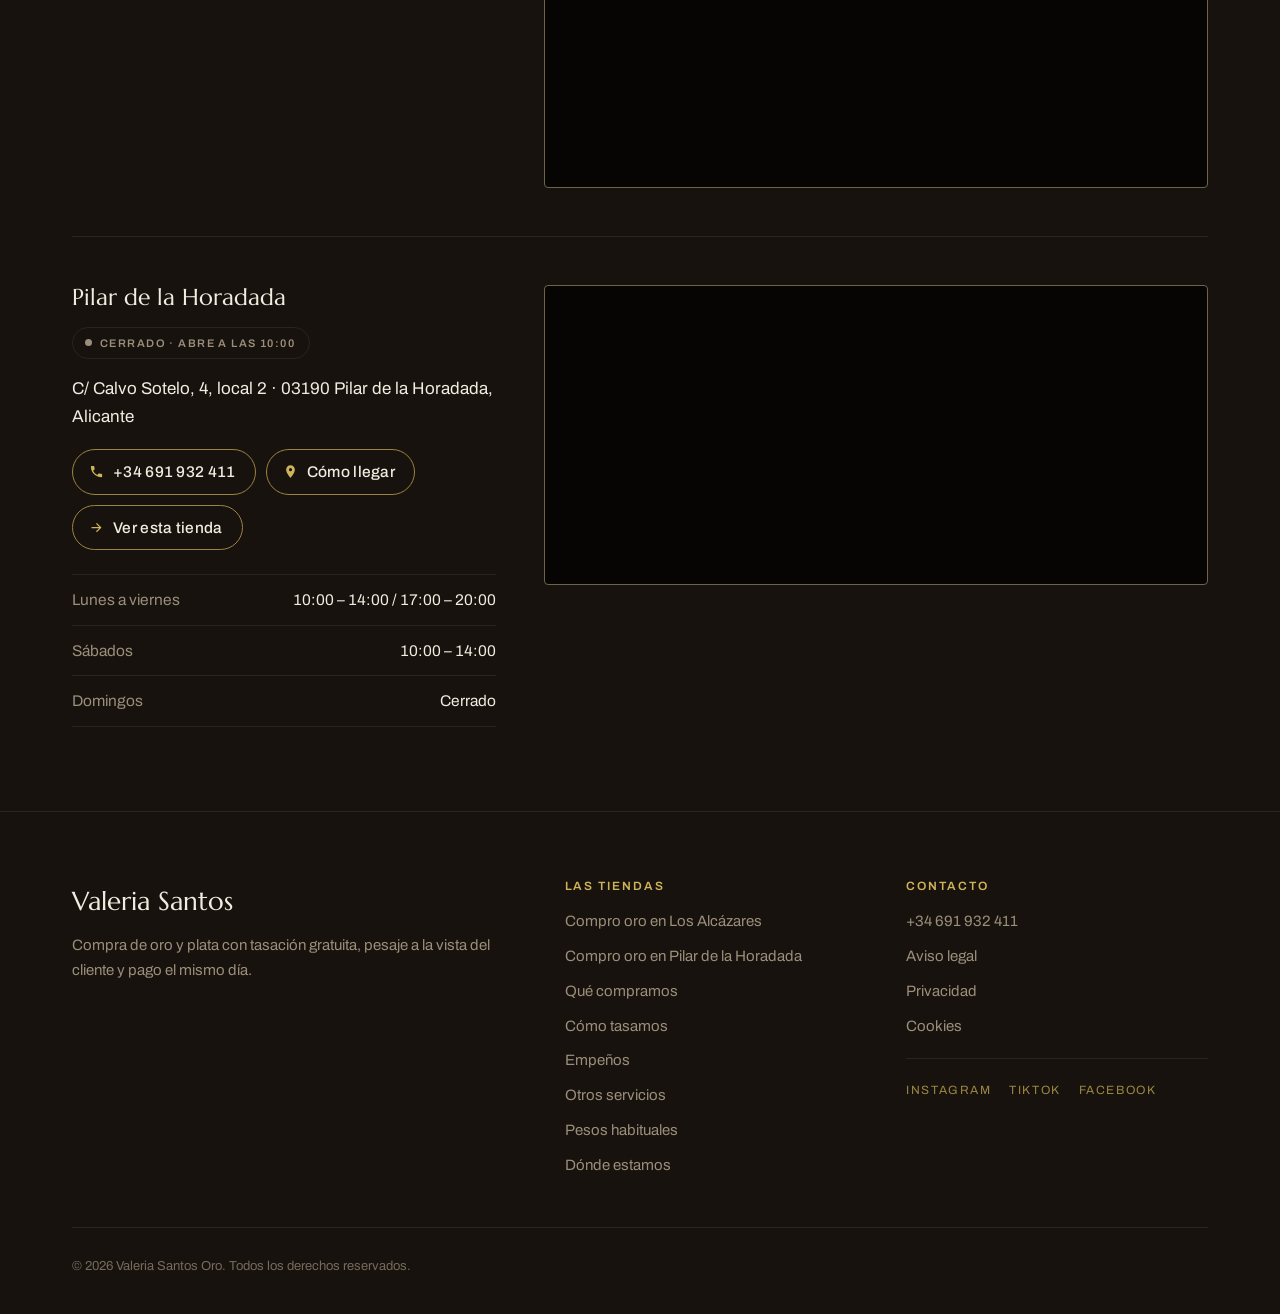
<file: public/index.html>
<!DOCTYPE html>
<html lang="es">
<head>
<meta charset="utf-8">
<meta name="viewport" content="width=device-width, initial-scale=1">
<title>Valeria Santos Oro | Compra de oro y plata con tasación gratuita</title>
<meta name="description" content="Compramos oro y plata: joyas, monedas, lingotes y piezas rotas. Tasación gratuita, pesaje en balanza homologada a tu vista y pago el mismo día.">
<link rel="canonical" href="https://valeriasantosoro.com/">
<meta property="og:title" content="Valeria Santos Oro | Compra de oro y plata">
<meta property="og:description" content="Tasación gratuita y sin compromiso. Pesamos delante de ti y pagamos el mismo día.">
<meta property="og:type" content="website">
<meta property="og:url" content="https://valeriasantosoro.com/">
<meta property="og:image" content="https://valeriasantosoro.com/assets/img/portada.jpg">
<meta property="og:locale" content="es_ES">
<link rel="stylesheet" href="assets/css/fuentes.css">
<script>document.documentElement.className += ' js';</script>
<link rel="icon" href="favicon.png" type="image/png">
<link rel="apple-touch-icon" href="favicon.png">
<link rel="stylesheet" href="assets/css/estilo.css">
<script type="application/ld+json">
{
  "@context": "https://schema.org",
  "@type": "Organization",
  "name": "Valeria Santos Oro",
  "url": "https://valeriasantosoro.com/",
  "logo": "https://valeriasantosoro.com/favicon.png",
  "telephone": "+34691932411",
  "sameAs": [
    "https://www.instagram.com/valeriasantosoro/",
    "https://www.tiktok.com/@valeriasantosoro",
    "https://www.facebook.com/valeriasantosoro"
  ],
  "location": [
    {
      "@type": "JewelryStore",
      "name": "Valeria Santos Oro — Los Alcázares",
      "url": "https://valeriasantosoro.com/compro-oro-los-alcazares.html",
      "address": {
        "@type": "PostalAddress",
        "streetAddress": "Av. de la Libertad, 50",
        "addressLocality": "Los Alcázares",
        "postalCode": "30710",
        "addressRegion": "Murcia",
        "addressCountry": "ES"
      }
    },
    {
      "@type": "JewelryStore",
      "name": "Valeria Santos Oro — Pilar de la Horadada",
      "url": "https://valeriasantosoro.com/compro-oro-pilar-de-la-horadada.html",
      "address": {
        "@type": "PostalAddress",
        "streetAddress": "C/ Calvo Sotelo, 4, local 2",
        "addressLocality": "Pilar de la Horadada",
        "postalCode": "03190",
        "addressRegion": "Alicante",
        "addressCountry": "ES"
      }
    }
  ]
}
</script>










































































<script type="application/ld+json" data-faq>
{
  "@context": "https://schema.org",
  "@type": "FAQPage",
  "mainEntity": [
    {
      "@type": "Question",
      "name": "¿Cuánto cuesta la tasación?",
      "acceptedAnswer": {
        "@type": "Answer",
        "text": "Nada. Tasamos gratis y sin compromiso, vendas o no."
      }
    },
    {
      "@type": "Question",
      "name": "¿Qué tengo que llevar?",
      "acceptedAnswer": {
        "@type": "Answer",
        "text": "Tu DNI o NIE en vigor. Es obligatorio: toda compra de metales preciosos queda registrada con los datos del vendedor."
      }
    },
    {
      "@type": "Question",
      "name": "¿Cuándo cobro?",
      "acceptedAnswer": {
        "@type": "Answer",
        "text": "En el mismo momento, una vez aceptas el precio. Según el importe se paga en efectivo o por transferencia, tal y como marca la normativa."
      }
    },
    {
      "@type": "Question",
      "name": "¿Compráis oro roto o sin contraste?",
      "acceptedAnswer": {
        "@type": "Answer",
        "text": "Sí. El precio va por gramos y pureza, no por el estado de la pieza. Si no tiene contraste, comprobamos los quilates antes de valorarla."
      }
    },
    {
      "@type": "Question",
      "name": "¿Pagáis más por una joya bonita?",
      "acceptedAnswer": {
        "@type": "Answer",
        "text": "Solo si tiene valor añadido por marca, firma o antigüedad, y en ese caso te lo decimos. El resto se paga por peso y ley del metal."
      }
    },
    {
      "@type": "Question",
      "name": "¿Y si no me convence el precio?",
      "acceptedAnswer": {
        "@type": "Answer",
        "text": "Te llevas tus piezas y no pasa nada. No cobramos por haberlas mirado."
      }
    }
  ]
}
</script>
</head>
<body>

<header class="cabecera">
  <div class="contenedor cabecera__fila">
    <a class="marca" href="index.html">
      <img class="marca__logo" src="assets/img/logo.png" alt="" width="300" height="300">
      <span class="marca__nombre">Valeria Santos</span>
      <span class="marca__rotulo">COMPRA DE ORO Y PLATA</span>
    </a>
    <button class="menu-boton" type="button" aria-expanded="false" aria-controls="menu-principal">
      <span class="menu-boton__barras"><i></i><i></i><i></i></span>
      <span class="menu-boton__texto">Menú</span>
    </button>
    <nav class="menu" id="menu-principal" aria-label="Principal">
      <a href="#compramos">Qué compramos</a>
      <a href="#proceso">Cómo tasamos</a>
      <a href="#empenos">Empeños</a>
      <a href="#ejemplos">Ejemplos</a>
      <a href="#preguntas">Preguntas</a>
      <a href="#tienda">Dónde estamos</a>
      <a class="menu__tel" href="tel:+34691932411" data-enlace="telefono" data-dato="telefono">+34 691 932 411</a>
    </nav>
    <div class="contacto-cabecera">
      <span class="contacto-cabecera__nota">Tasación gratuita</span>
      <a class="tel-cabecera" href="tel:+34691932411" data-enlace="telefono" data-dato="telefono">+34 691 932 411</a>
    </div>
  </div>
</header>

<main>

  <section class="portada">
    <div class="contenedor portada__rejilla">
      <div>
        <h1 data-anim>Pesado delante de ti.<br>Pagado en el día.</h1>
        <p class="portada__entrada" data-anim>Compramos oro y plata en cualquier estado: joyas, monedas, lingotes y piezas rotas. La tasación es gratuita y no tienes que vender si el precio no te convence.</p>
        <div class="acciones" data-anim>
          <a class="boton boton--oro" href="#tasacion">Pedir tasación gratuita</a>
          <a class="boton boton--linea" href="tel:+34691932411" data-enlace="telefono">Llamar ahora</a>
        </div>
      </div>

      <div class="portada__foto foto" data-anim="escala">
        <img src="assets/img/portada.jpg" alt="Lingotes de oro apilados" width="1280" height="960">
      </div>

      <aside class="tablon" data-anim="der" aria-labelledby="titulo-tablon">
        <div class="tablon__cabeza">
          <span class="tablon__titulo" id="titulo-tablon">Cotización del oro hoy</span>
          <span class="tablon__fecha" data-dato="fechaPrecios">Actualizado el 28/11/2026</span>
        </div>
        <ul class="tablon__lista">
          <li><span class="tablon__quilate">Oro 24 kt <span>(999)</span></span><span class="tablon__precio" data-dato="oro24">106,99 €/g</span></li>
          <li><span class="tablon__quilate">Oro 22 kt <span>(916)</span></span><span class="tablon__precio" data-dato="oro22">98,10 €/g</span></li>
          <li><span class="tablon__quilate">Oro 18 kt <span>(750)</span></span><span class="tablon__precio" data-dato="oro18">80,33 €/g</span></li>
          <li><span class="tablon__quilate">Oro 14 kt <span>(585)</span></span><span class="tablon__precio" data-dato="oro14">62,65 €/g</span></li>
          <li><span class="tablon__quilate">Oro 9 kt <span>(375)</span></span><span class="tablon__precio" data-dato="oro9">40,16 €/g</span></li>
          <li><span class="tablon__quilate">Plata <span>(925)</span></span><span class="tablon__precio" data-dato="plata925">1,17 €/g</span></li>
        </ul>
        <p class="tablon__nota">Es el valor de mercado del metal puro por gramo, una aproximación de cómo está el oro hoy. <b>No es una oferta ni el precio que se paga en tienda</b>: el importe real se fija después de comprobar la pureza y pesar cada pieza, y puede ser distinto.</p>
      </aside>
    </div>
  </section>

  <div class="franja">
    <div class="contenedor franja__rejilla">
      <p class="franja__dato" data-anim><b>Gratis</b><span>Tasación sin compromiso, vendas o no</span></p>
      <p class="franja__dato" data-anim><b>El mismo día</b><span>Cobras en cuanto aceptas el precio</span></p>
      <p class="franja__dato" data-anim><b>A tu vista</b><span>Balanza homologada sobre el mostrador</span></p>
    </div>
  </div>

  <section class="seccion seccion--hueso" id="compramos">
    <div class="contenedor">
      <hr class="regla" data-anim>
      <h2 data-anim>Qué compramos</h2>
      <p class="seccion__intro" data-anim>No hay cantidad mínima. Un pendiente suelto se tasa igual que una colección entera.</p>

      <div class="piezas">
        <article class="pieza" data-anim>
          <span class="pieza__ley">18 kt · 14 kt · 9 kt</span>
          <h3>Joyas de oro</h3>
          <p>Anillos, cadenas, pulseras, medallas y pendientes. También piezas rotas o sin pareja.</p>
        </article>
        <article class="pieza" data-anim>
          <span class="pieza__ley">999 · 916</span>
          <h3>Monedas de inversión</h3>
          <p>Krugerrand, Maple Leaf, soberanos y alfonsinas. Por peso y, si procede, por su valor numismático.</p>
        </article>
        <article class="pieza" data-anim>
          <span class="pieza__ley">999,9</span>
          <h3>Lingotes</h3>
          <p>Lingotes certificados de cualquier gramaje, con o sin su blíster original.</p>
        </article>
        <article class="pieza" data-anim>
          <span class="pieza__ley">925 · 800</span>
          <h3>Plata</h3>
          <p>Cuberterías, bandejas, marcos y monedas. También oro dental.</p>
        </article>
        <article class="pieza" data-anim>
          <span class="pieza__ley">Tasación aparte</span>
          <h3>Relojes de alta gama</h3>
          <p>Relojería de marca, con o sin caja y papeles. Se valora la pieza completa, no solo el metal.</p>
        </article>
        <article class="pieza" data-anim>
          <span class="pieza__ley">Tasación aparte</span>
          <h3>Joyería y diamantes</h3>
          <p>Sortijas de brillantes, piezas de firma y joyería exclusiva. Gemas y montaje se tasan por separado.</p>
        </article>
      </div>
    </div>
  </section>

  <section class="seccion seccion--oscura" id="proceso">
    <div class="contenedor banda">
      <div class="banda__foto foto" data-anim="izq"><img src="assets/img/joyero.jpg" alt="Joyero pesando una pieza en una balanza de mano" width="1166" height="887" loading="lazy"></div>
      <div class="banda__texto" data-anim="der">
        <hr class="regla" data-anim>
        <h2 data-anim>Cómo tasamos una pieza</h2>
        <p class="seccion__intro" data-anim>Quince minutos de media, y nada se hace fuera del mostrador.</p>

        <ol class="pasos">
          <li data-anim>
            <div>
              <h3>Vienes sin cita</h3>
              <p>Trae lo que quieras vender y tu DNI o NIE en vigor. La ley nos obliga a registrar la compra con tu identificación.</p>
            </div>
          </li>
          <li data-anim>
            <div>
              <h3>Comprobamos la pureza</h3>
              <p>Revisamos el contraste de cada pieza y verificamos los quilates con piedra de toque. Te explicamos qué estamos mirando.</p>
            </div>
          </li>
          <li data-anim>
            <div>
              <h3>Pesamos en balanza homologada</h3>
              <p>La balanza está verificada por Industria y colocada a tu vista. Ves el peso de cada pieza en la pantalla.</p>
            </div>
          </li>
          <li data-anim>
            <div>
              <h3>Te damos el precio</h3>
              <p>Si te encaja, cobras en el momento. Si no, te llevas tus piezas y no pagas nada por la tasación.</p>
            </div>
          </li>
        </ol>
      </div>
    </div>
  </section>

  <section class="seccion seccion--hueso" id="empenos">
    <div class="contenedor">
      <hr class="regla" data-anim>
      <h2 data-anim>Si no quieres vender, empeñamos</h2>
      <p class="seccion__intro" data-anim>Te adelantamos dinero sobre la pieza y la guardamos hasta que la recuperes. La tasación es la misma que para una compra.</p>

      <div class="empeno">
        <div class="empeno__punto" data-anim>
          <h3>Tasamos primero</h3>
          <p>Con el mismo criterio que en una compra: pureza, peso y, si la tiene, el valor añadido de la pieza.</p>
        </div>
        <div class="empeno__punto" data-anim>
          <h3>Te llevas el dinero</h3>
          <p>Si aceptas la cantidad, cobras en el momento y la pieza queda en custodia en la tienda.</p>
        </div>
        <div class="empeno__punto" data-anim>
          <h3>Condiciones por escrito</h3>
          <p>El plazo y el coste se pactan antes de firmar y te llevas tu copia del contrato. Pregúntanos y te los detallamos.</p>
        </div>
      </div>
    </div>
  </section>

  <section class="seccion" id="servicios">
    <div class="contenedor">
      <hr class="regla" data-anim>
      <h2 data-anim>También en la tienda</h2>
      <p class="seccion__intro" data-anim>Lo que anuncia el rótulo, además de la compra.</p>

      <div class="empeno">
        <div class="empeno__punto" data-anim>
          <h3>Lingotes de inversión</h3>
          <p>También vendemos, no solo compramos. Si lo que quieres es comprar oro para guardarlo, pregúntanos por gramajes y disponibilidad.</p>
        </div>
        <div class="empeno__punto" data-anim>
          <h3>Arreglos de joyería</h3>
          <p>Reparaciones y ajustes de tus piezas. Se revisa primero y se presupuesta antes de tocar nada.</p>
        </div>
        <div class="empeno__punto" data-anim>
          <h3>Dinero al instante</h3>
          <p>Vendas o empeñes, cobras en el momento de aceptar el precio. Sin esperas.</p>
        </div>
      </div>
    </div>
  </section>

  <section class="seccion" id="ejemplos">
    <div class="contenedor">
      <hr class="regla" data-anim>
      <h2 data-anim>Cuánto suele pesar cada pieza</h2>
      <p class="seccion__intro" data-anim>Pon el peso y la ley y te decimos cuánto vale ese metal a precio de mercado. Si no sabes lo que pesa tu pieza, pulsa uno de los ejemplos de abajo y se carga solo.</p>

      <div class="calculadora" data-anim>
        <div class="calculadora__campos">
          <div class="campo">
            <label for="calc-peso">Peso en gramos</label>
            <input type="number" id="calc-peso" name="calc-peso" min="0" step="0.1" inputmode="decimal" value="10">
          </div>
          <div class="campo">
            <label for="calc-ley">Ley del metal</label>
            <select id="calc-ley" name="calc-ley">
              <option value="oro24">Oro 24 kt (999)</option>
              <option value="oro22">Oro 22 kt (916)</option>
              <option value="oro18" selected>Oro 18 kt (750)</option>
              <option value="oro14">Oro 14 kt (585)</option>
              <option value="oro9">Oro 9 kt (375)</option>
              <option value="plata925">Plata de ley (925)</option>
            </select>
          </div>
        </div>

        <div class="calculadora__salida">
          <span class="calculadora__rotulo">Valor de mercado del metal</span>
          <strong class="calculadora__cifra" data-calc-cifra aria-live="polite">—</strong>
          <p class="calculadora__nota">Sobre la cotización del <span data-calc-fecha>—</span>. <b>No es una oferta</b>: el precio que se paga en tienda se fija tras comprobar la pureza y pesar la pieza, y es menor.</p>
        </div>
      </div>

      <div class="ejemplos" data-anim>
        <button type="button" class="ejemplo" data-peso="4.5" data-ley="oro18"><span class="ejemplo__pieza">Alianza de boda<span>Oro de 18 kt</span></span><span class="ejemplo__peso">3 – 6 g</span></button>
        <button type="button" class="ejemplo" data-peso="22" data-ley="oro18"><span class="ejemplo__pieza">Cadena de hombre<span>Oro de 18 kt, 50 cm</span></span><span class="ejemplo__peso">15 – 30 g</span></button>
        <button type="button" class="ejemplo" data-peso="14" data-ley="oro18"><span class="ejemplo__pieza">Pulsera esclava<span>Oro de 18 kt</span></span><span class="ejemplo__peso">8 – 20 g</span></button>
        <button type="button" class="ejemplo" data-peso="1" data-ley="oro18"><span class="ejemplo__pieza">Pendientes de bebé<span>Oro de 18 kt, el par</span></span><span class="ejemplo__peso">0,5 – 1,5 g</span></button>
        <button type="button" class="ejemplo" data-peso="31.1" data-ley="oro24"><span class="ejemplo__pieza">Moneda de una onza<span>Krugerrand o Maple Leaf</span></span><span class="ejemplo__peso">31,1 g</span></button>
        <button type="button" class="ejemplo" data-peso="3000" data-ley="plata925"><span class="ejemplo__pieza">Cubertería completa<span>Plata de ley, doce servicios</span></span><span class="ejemplo__peso">2.000 – 4.000 g</span></button>
      </div>
    </div>
  </section>

  <section class="seccion">
    <div class="contenedor">
      <hr class="regla" data-anim>
      <h2 data-anim>Lo que dicen los clientes</h2>
      <p class="seccion__intro" data-anim>Reseñas reales recogidas en la ficha de Google del establecimiento.</p>

      <div class="resenas">
        <blockquote class="resena" data-anim>
          <span class="estrellas" role="img" aria-label="5 de 5 estrellas">★★★★★</span>
          <p>Mi primera vez vendiendo oro, y aprovechando el valor que tiene en este momento, recibí un grato asesoramiento por parte de la encargada. No dudaré en regresar.</p>
          <cite>peris17 · Enero de 2026</cite>
        </blockquote>
        <blockquote class="resena" data-anim>
          <span class="estrellas" role="img" aria-label="5 de 5 estrellas">★★★★★</span>
          <p>Muy buena experiencia, un trato muy amable y profesional. Una tasación muy buena. Totalmente recomendable.</p>
          <cite>Elisenda Provencio Roig · Junio de 2026</cite>
        </blockquote>
        <blockquote class="resena" data-anim>
          <span class="estrellas" role="img" aria-label="5 de 5 estrellas">★★★★★</span>
          <p>Valeria es una excelente profesional, el trato fenomenal y te ayuda mucho con cualquier duda que tengas, la tienda la tiene muy bien cuidada y en un sitio privilegiado, además siempre te recibe con una sonrisa y te hace estar como en casa, recomiendo el sitio al 100%.</p>
          <cite>Iván Zamorano · Noviembre de 2025</cite>
        </blockquote>
      </div>
    </div>
  </section>

  <section class="seccion seccion--hueso" id="tasacion">
    <div class="contenedor">
      <hr class="regla" data-anim>
      <h2 data-anim>Pide una tasación orientativa</h2>
      <p class="seccion__intro" data-anim>Rellena los datos y te abrimos WhatsApp con el mensaje preparado. Si puedes, adjunta una foto de la pieza y del contraste: así la orientación es mucho más ajustada.</p>

      <div class="tasacion">
        <form class="formulario" data-anim="izq" id="formulario-tasacion" novalidate>
          <div class="doble">
            <div class="campo">
              <label for="nombre">Nombre</label>
              <input type="text" id="nombre" name="nombre" autocomplete="name" required>
            </div>
            <div class="campo">
              <label for="telefono">Teléfono</label>
              <input type="tel" id="telefono" name="telefono" autocomplete="tel" required>
            </div>
          </div>

          <div class="doble">
            <div class="campo">
              <label for="pieza">Qué quieres tasar</label>
              <select id="pieza" name="pieza">
                <option>Joyas de oro</option>
                <option>Monedas de inversión</option>
                <option>Lingotes</option>
                <option>Plata</option>
                <option>Oro dental</option>
                <option>Varias cosas</option>
              </select>
            </div>
            <div class="campo">
              <label for="peso">Peso aproximado en gramos (si lo sabes)</label>
              <input type="text" id="peso" name="peso" inputmode="decimal">
            </div>
          </div>

          <div class="campo">
            <label for="detalle">Cuéntanos algo más</label>
            <textarea id="detalle" name="detalle" placeholder="Por ejemplo: una cadena de 18 kt y dos anillos, uno roto."></textarea>
          </div>

          <label class="consentimiento">
            <input type="checkbox" required>
            <span>He leído y acepto la <a href="privacidad.html">política de privacidad</a>.</span>
          </label>

          <div><button class="boton boton--solido" type="submit">Enviar por WhatsApp</button></div>

          <p class="aviso-form">La orientación por WhatsApp nunca sustituye a la tasación en tienda: hasta que no comprobamos la pureza y pesamos la pieza no hay precio en firme.</p>
        </form>

        <div class="contacto-directo" data-anim="der">
          <h3>O háblanos directamente</h3>
          <p>Atendemos en horario de tienda, sin cita previa.</p>
          <div class="acciones-sede">
            <a class="accion accion--tel" href="tel:+34691932411" data-enlace="telefono" data-dato="telefono">+34 691 932 411</a>
            <a class="accion accion--whatsapp" href="https://wa.me/34691932411?text=Hola%2C%20me%20gustar%C3%ADa%20pedir%20una%20tasaci%C3%B3n%20orientativa." data-enlace="whatsapp" target="_blank" rel="noopener">WhatsApp</a>
          </div>
        </div>
      </div>
    </div>
  </section>

  <section class="seccion" id="preguntas">
    <div class="contenedor">
      <hr class="regla" data-anim>
      <h2 data-anim>Preguntas frecuentes</h2>

      <div class="preguntas" data-anim>
        <details>
          <summary>¿Cuánto cuesta la tasación?</summary>
          <p>Nada. Tasamos gratis y sin compromiso, vendas o no.</p>
        </details>
        <details>
          <summary>¿Qué tengo que llevar?</summary>
          <p>Tu DNI o NIE en vigor. Es obligatorio: toda compra de metales preciosos queda registrada con los datos del vendedor.</p>
        </details>
        <details>
          <summary>¿Cuándo cobro?</summary>
          <p>En el mismo momento, una vez aceptas el precio. Según el importe se paga en efectivo o por transferencia, tal y como marca la normativa.</p>
        </details>
        <details>
          <summary>¿Compráis oro roto o sin contraste?</summary>
          <p>Sí. El precio va por gramos y pureza, no por el estado de la pieza. Si no tiene contraste, comprobamos los quilates antes de valorarla.</p>
        </details>
        <details>
          <summary>¿Pagáis más por una joya bonita?</summary>
          <p>Solo si tiene valor añadido por marca, firma o antigüedad, y en ese caso te lo decimos. El resto se paga por peso y ley del metal.</p>
        </details>
        <details>
          <summary>¿Y si no me convence el precio?</summary>
          <p>Te llevas tus piezas y no pasa nada. No cobramos por haberlas mirado.</p>
        </details>
      </div>
    </div>
  </section>

  <section class="seccion seccion--hueso" id="tienda">
    <div class="contenedor">
      <hr class="regla" data-anim>
      <h2 data-anim>Dónde estamos</h2>
      <p class="seccion__intro" data-anim>Dos tiendas, sin cita previa en horario comercial.</p>

      <!-- Una sede por bloque. Los datos salen de CONFIG.sedes en main.js,
           emparejados por el índice de data-sede. -->
      <div class="tienda" data-anim data-sede="0">
        <div>
          <h3 data-sede-campo="nombre">Los Alcázares</h3>
          <span class="estado" data-sede-estado hidden><i></i><b></b></span>
          <p data-sede-campo="direccion">Av. de la Libertad, 50 · 30710 Los Alcázares, Murcia</p>
          <div class="acciones-sede">
            <a class="accion accion--tel" data-sede-campo="telefono" data-sede-enlace="telefono" href="tel:+34691932411">+34 691 932 411</a>
            <a class="accion accion--mapa" data-sede-enlace="comollegar" target="_blank" rel="noopener" href="https://www.google.com/maps/dir/?api=1&amp;destination=37.7410142%2C-0.8511023">Cómo llegar</a>
            <a class="accion accion--pagina" data-sede-enlace="pagina" href="compro-oro-los-alcazares.html">Ver esta tienda</a>
          </div>
          <ul class="horario" data-sede-horario>
            <li><span>Lunes a viernes</span><span>10:00 – 14:00</span></li>
            <li><span>Sábados</span><span>Cerrado</span></li>
            <li><span>Domingos</span><span>Cerrado</span></li>
          </ul>
        </div>
        <div class="sede__media">
          <div class="sede__foto foto" data-sede-foto><img loading="lazy" src="assets/img/tienda-alcazares.jpg" src="assets/img/tienda-alcazares.jpg" src="assets/img/tienda-alcazares.jpg" src="assets/img/tienda-alcazares.jpg" src="assets/img/tienda-alcazares.jpg" src="assets/img/tienda-alcazares.jpg" src="assets/img/tienda-alcazares.jpg" src="assets/img/tienda-alcazares.jpg" src="assets/img/tienda-alcazares.jpg" src="assets/img/tienda-alcazares.jpg" src="assets/img/tienda-alcazares.jpg" src="assets/img/tienda-alcazares.jpg" src="assets/img/tienda-alcazares.jpg" src="assets/img/tienda-alcazares.jpg" src="assets/img/tienda-alcazares.jpg" src="assets/img/tienda-alcazares.jpg" src="assets/img/tienda-alcazares.jpg" src="assets/img/tienda-alcazares.jpg" src="assets/img/tienda-alcazares.jpg" src="assets/img/tienda-alcazares.jpg" src="assets/img/tienda-alcazares.jpg" src="assets/img/tienda-alcazares.jpg" src="assets/img/tienda-alcazares.jpg" src="assets/img/tienda-alcazares.jpg" src="assets/img/tienda-alcazares.jpg" src="assets/img/tienda-alcazares.jpg" src="assets/img/tienda-alcazares.jpg" src="assets/img/tienda-alcazares.jpg" src="assets/img/tienda-alcazares.jpg" src="assets/img/tienda-alcazares.jpg" src="assets/img/tienda-alcazares.jpg" src="assets/img/tienda-alcazares.jpg" src="assets/img/tienda-alcazares.jpg" src="assets/img/tienda-alcazares.jpg" src="assets/img/tienda-alcazares.jpg" src="assets/img/tienda-alcazares.jpg" src="assets/img/tienda-alcazares.jpg" src="assets/img/tienda-alcazares.jpg" src="assets/img/tienda-alcazares.jpg" src="assets/img/tienda-alcazares.jpg" src="assets/img/tienda-alcazares.jpg" src="assets/img/tienda-alcazares.jpg" src="assets/img/tienda-alcazares.jpg" src="assets/img/tienda-alcazares.jpg" src="assets/img/tienda-alcazares.jpg" src="assets/img/tienda-alcazares.jpg" src="assets/img/tienda-alcazares.jpg" src="assets/img/tienda-alcazares.jpg" src="assets/img/tienda-alcazares.jpg" src="assets/img/tienda-alcazares.jpg" src="assets/img/tienda-alcazares.jpg" src="assets/img/tienda-alcazares.jpg" src="assets/img/tienda-alcazares.jpg" src="assets/img/tienda-alcazares.jpg" src="assets/img/tienda-alcazares.jpg" src="assets/img/tienda-alcazares.jpg" src="assets/img/tienda-alcazares.jpg" src="assets/img/tienda-alcazares.jpg" src="assets/img/tienda-alcazares.jpg" src="assets/img/tienda-alcazares.jpg" src="assets/img/tienda-alcazares.jpg" src="assets/img/tienda-alcazares.jpg" src="assets/img/tienda-alcazares.jpg" src="assets/img/tienda-alcazares.jpg" src="assets/img/tienda-alcazares.jpg" src="assets/img/tienda-alcazares.jpg" src="assets/img/tienda-alcazares.jpg" src="assets/img/tienda-alcazares.jpg" src="assets/img/tienda-alcazares.jpg" src="assets/img/tienda-alcazares.jpg" src="assets/img/tienda-alcazares.jpg" src="assets/img/tienda-alcazares.jpg" src="assets/img/tienda-alcazares.jpg" src="assets/img/tienda-alcazares.jpg" src="assets/img/tienda-alcazares.jpg" alt="Fachada de la tienda de Valeria Santos Oro en Los Alcázares"></div>
          <iframe class="mapa" data-sede-mapa title="Mapa de la tienda" loading="lazy" referrerpolicy="no-referrer-when-downgrade" src="https://maps.google.com/maps?q=37.7410142,-0.8511023&amp;z=17&amp;hl=es&amp;output=embed"></iframe>
        </div>
      </div>

      <div class="tienda" data-anim data-sede="1">
        <div>
          <h3 data-sede-campo="nombre">Pilar de la Horadada</h3>
          <span class="estado" data-sede-estado hidden><i></i><b></b></span>
          <p data-sede-campo="direccion">C/ Calvo Sotelo, 4, local 2 · 03190 Pilar de la Horadada, Alicante</p>
          <div class="acciones-sede">
            <a class="accion accion--tel" data-sede-campo="telefono" data-sede-enlace="telefono" href="tel:+34691932411">+34 691 932 411</a>
            <a class="accion accion--mapa" data-sede-enlace="comollegar" target="_blank" rel="noopener" href="https://www.google.com/maps/dir/?api=1&amp;destination=37.8630323%2C-0.7899997">Cómo llegar</a>
            <a class="accion accion--pagina" data-sede-enlace="pagina" href="compro-oro-pilar-de-la-horadada.html">Ver esta tienda</a>
          </div>
          <ul class="horario" data-sede-horario>
            <li><span>Lunes a viernes</span><span>10:00 – 14:00 / 17:00 – 20:00</span></li>
            <li><span>Sábados</span><span>10:00 – 14:00</span></li>
            <li><span>Domingos</span><span>Cerrado</span></li>
          </ul>
        </div>
        <div class="sede__media">
          <div class="sede__foto foto" data-sede-foto hidden><img alt="" loading="lazy"></div>
          <iframe class="mapa" data-sede-mapa title="Mapa de la tienda" loading="lazy" referrerpolicy="no-referrer-when-downgrade" src="https://maps.google.com/maps?q=37.8630323,-0.7899997&amp;z=17&amp;hl=es&amp;output=embed"></iframe>
        </div>
      </div>
    </div>
  </section>

</main>

<footer class="pie">
  <div class="contenedor">
    <div class="pie__rejilla">
      <div>
        <p class="pie__marca">Valeria Santos</p>
        <p>Compra de oro y plata con tasación gratuita, pesaje a la vista del cliente y pago el mismo día.</p>
      </div>
      <div>
        <h4>Las tiendas</h4>
        <ul>
          <li><a href="compro-oro-los-alcazares.html">Compro oro en Los Alcázares</a></li>
          <li><a href="compro-oro-pilar-de-la-horadada.html">Compro oro en Pilar de la Horadada</a></li>
          <li><a href="#compramos">Qué compramos</a></li>
          <li><a href="#proceso">Cómo tasamos</a></li>
          <li><a href="#empenos">Empeños</a></li>
          <li><a href="#servicios">Otros servicios</a></li>
          <li><a href="#ejemplos">Pesos habituales</a></li>
          <li><a href="#tienda">Dónde estamos</a></li>
        </ul>
      </div>
      <div>
        <h4>Contacto</h4>
        <ul>
          <li><a href="tel:+34691932411" data-enlace="telefono" data-dato="telefono">+34 691 932 411</a></li>
          <li><a href="aviso-legal.html">Aviso legal</a></li>
          <li><a href="privacidad.html">Privacidad</a></li>
          <li><a href="politica-cookies.html">Cookies</a></li>
        </ul>
        <ul class="redes" data-redes>
          <li><a href="https://www.instagram.com/valeriasantosoro/" target="_blank" rel="noopener">Instagram</a></li>
          <li><a href="https://www.tiktok.com/@valeriasantosoro" target="_blank" rel="noopener">TikTok</a></li>
          <li><a href="https://www.facebook.com/valeriasantosoro" target="_blank" rel="noopener">Facebook</a></li>
        </ul>
      </div>
    </div>
    <p class="pie__legal">© <span data-anio>2026</span> Valeria Santos Oro. Todos los derechos reservados.</p>
  </div>
</footer>

<nav class="barra" aria-label="Contacto rápido">
  <a href="tel:+34691932411" data-enlace="telefono">Llamar</a>
  <a href="https://wa.me/34691932411?text=Hola%2C%20me%20gustar%C3%ADa%20pedir%20una%20tasaci%C3%B3n%20orientativa." data-enlace="whatsapp" target="_blank" rel="noopener">WhatsApp</a>
</nav>

<script src="assets/js/main.js"></script>
</body>
</html>
</file>
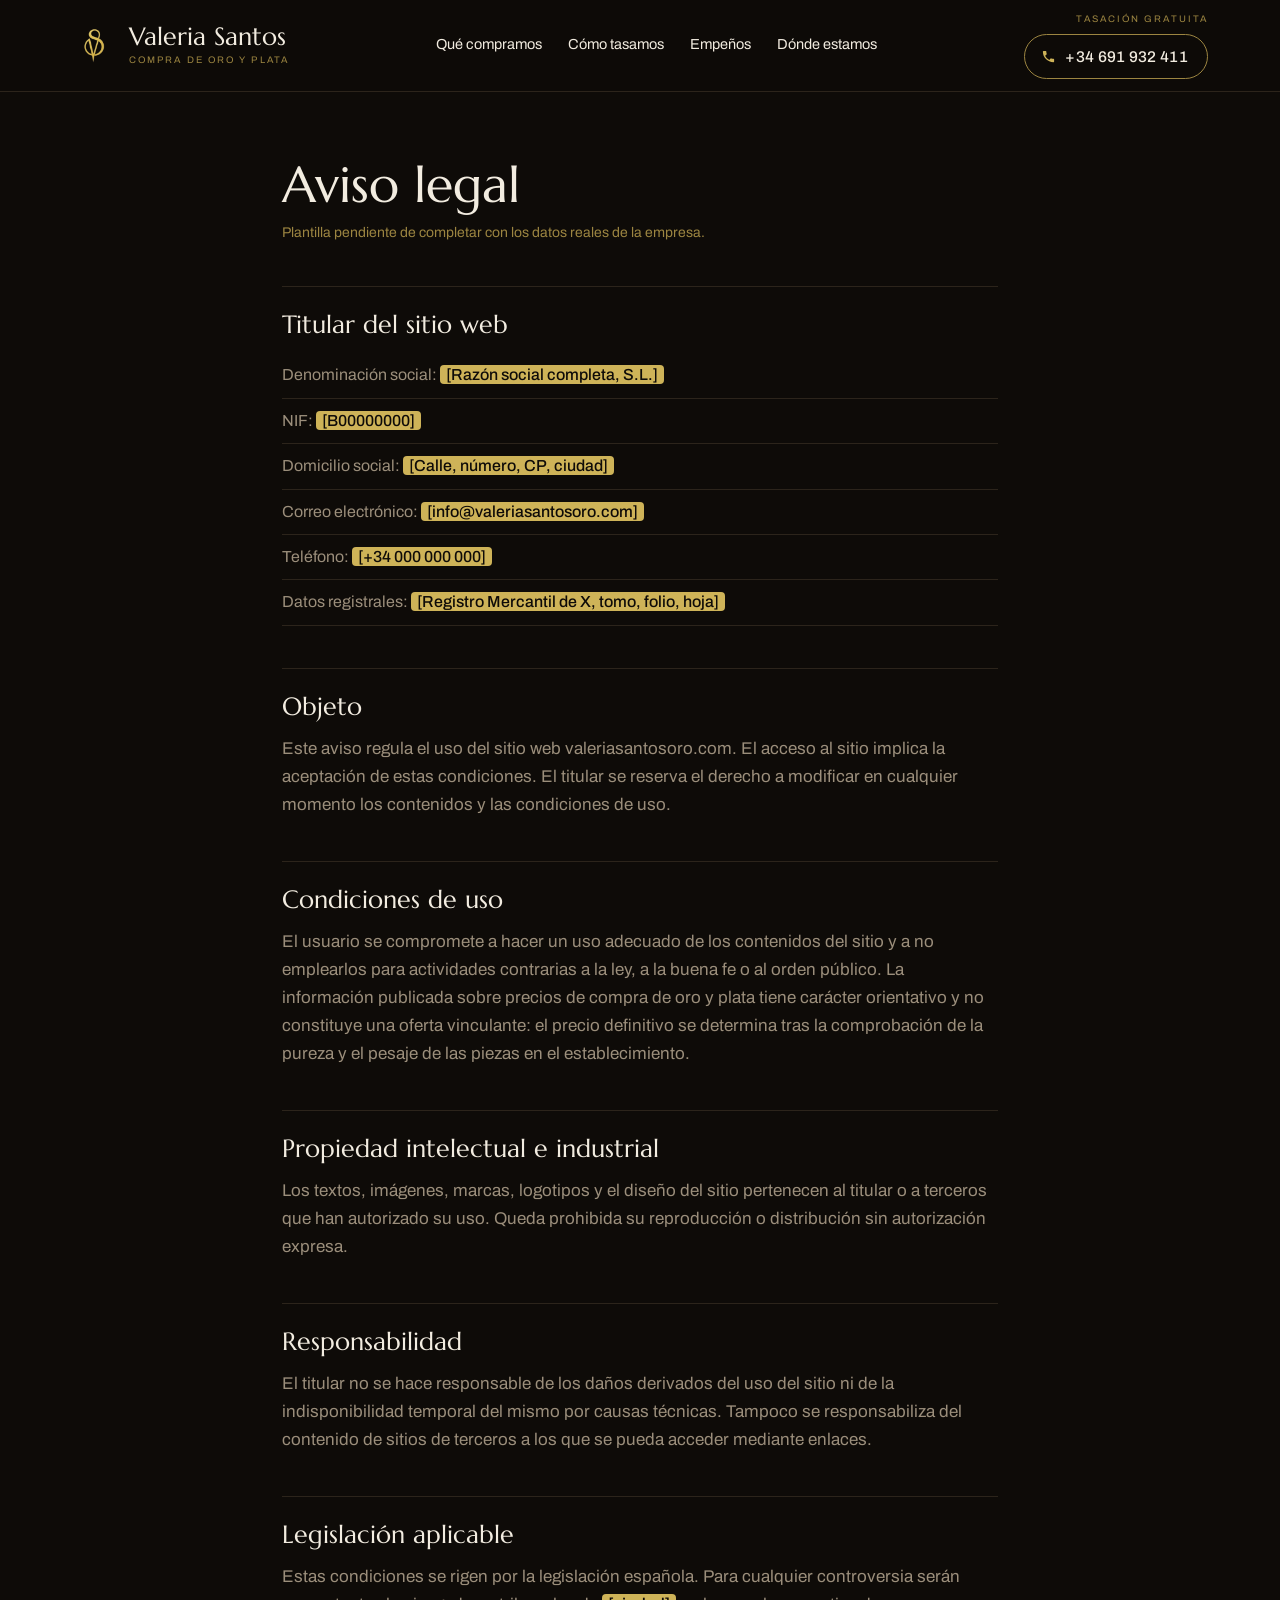
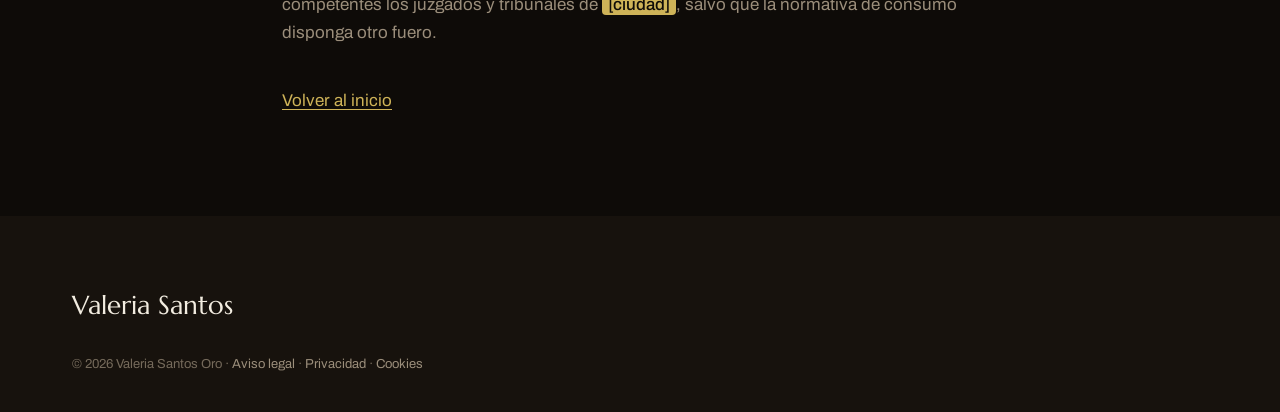
<file: aviso-legal.html>
<!DOCTYPE html>
<html lang="es">
<head>
<meta charset="utf-8">
<meta name="viewport" content="width=device-width, initial-scale=1">
<title>Aviso legal | Valeria Santos Oro</title>
<meta name="robots" content="noindex, follow">
<link rel="preconnect" href="https://fonts.googleapis.com">
<link rel="preconnect" href="https://fonts.gstatic.com" crossorigin>
<link href="https://fonts.googleapis.com/css2?family=Marcellus&family=Archivo:wght@400;500;600&display=swap" rel="stylesheet">
<script>document.documentElement.className += ' js';</script>
<link rel="icon" href="favicon.png" type="image/png">
<link rel="apple-touch-icon" href="favicon.png">
<link rel="stylesheet" href="assets/css/estilo.css">
</head>
<body>

<header class="cabecera">
  <div class="contenedor cabecera__fila">
    <a class="marca" href="index.html">
      <img class="marca__logo" src="assets/img/logo.png" alt="" width="300" height="300">
      <span class="marca__nombre">Valeria Santos</span>
      <span class="marca__rotulo">Compra de oro y plata</span>
    </a>
    <button class="menu-boton" type="button" aria-expanded="false" aria-controls="menu-principal">
      <span class="menu-boton__barras"><i></i><i></i><i></i></span>
      <span class="menu-boton__texto">Menú</span>
    </button>
    <nav class="menu" id="menu-principal" aria-label="Principal">
      <a href="index.html#compramos">Qué compramos</a>
      <a href="index.html#proceso">Cómo tasamos</a>
      <a href="index.html#empenos">Empeños</a>
      <a href="index.html#tienda">Dónde estamos</a>
      <a class="menu__tel" href="tel:+34000000000" data-enlace="telefono" data-dato="telefono">+34 000 000 000</a>
    </nav>
    <div class="contacto-cabecera">
      <span class="contacto-cabecera__nota">Tasación gratuita</span>
      <a class="tel-cabecera" href="tel:+34000000000" data-enlace="telefono" data-dato="telefono">+34 000 000 000</a>
    </div>
  </div>
</header>

<main class="contenedor legal">
<h1>Aviso legal</h1>
<p class="fecha">Plantilla pendiente de completar con los datos reales de la empresa.</p>

<h2>Titular del sitio web</h2>
<ul>
  <li>Denominación social: <span class="hueco">[Razón social completa, S.L.]</span></li>
  <li>NIF: <span class="hueco">[B00000000]</span></li>
  <li>Domicilio social: <span class="hueco">[Calle, número, CP, ciudad]</span></li>
  <li>Correo electrónico: <span class="hueco">[info@valeriasantosoro.com]</span></li>
  <li>Teléfono: <span class="hueco">[+34 000 000 000]</span></li>
  <li>Datos registrales: <span class="hueco">[Registro Mercantil de X, tomo, folio, hoja]</span></li>
</ul>

<h2>Objeto</h2>
<p>Este aviso regula el uso del sitio web valeriasantosoro.com. El acceso al sitio implica la aceptación de estas condiciones. El titular se reserva el derecho a modificar en cualquier momento los contenidos y las condiciones de uso.</p>

<h2>Condiciones de uso</h2>
<p>El usuario se compromete a hacer un uso adecuado de los contenidos del sitio y a no emplearlos para actividades contrarias a la ley, a la buena fe o al orden público. La información publicada sobre precios de compra de oro y plata tiene carácter orientativo y no constituye una oferta vinculante: el precio definitivo se determina tras la comprobación de la pureza y el pesaje de las piezas en el establecimiento.</p>

<h2>Propiedad intelectual e industrial</h2>
<p>Los textos, imágenes, marcas, logotipos y el diseño del sitio pertenecen al titular o a terceros que han autorizado su uso. Queda prohibida su reproducción o distribución sin autorización expresa.</p>

<h2>Responsabilidad</h2>
<p>El titular no se hace responsable de los daños derivados del uso del sitio ni de la indisponibilidad temporal del mismo por causas técnicas. Tampoco se responsabiliza del contenido de sitios de terceros a los que se pueda acceder mediante enlaces.</p>

<h2>Legislación aplicable</h2>
<p>Estas condiciones se rigen por la legislación española. Para cualquier controversia serán competentes los juzgados y tribunales de <span class="hueco">[ciudad]</span>, salvo que la normativa de consumo disponga otro fuero.</p>
<p style="margin-top:40px"><a href="index.html">Volver al inicio</a></p>
</main>

<footer class="pie">
  <div class="contenedor">
    <p class="pie__marca">Valeria Santos</p>
    <p class="pie__legal">© <span data-anio>2026</span> Valeria Santos Oro ·
      <a href="aviso-legal.html">Aviso legal</a> ·
      <a href="privacidad.html">Privacidad</a> ·
      <a href="politica-cookies.html">Cookies</a>
    </p>
  </div>
</footer>

<script src="assets/js/main.js"></script>
</body>
</html>
</file>
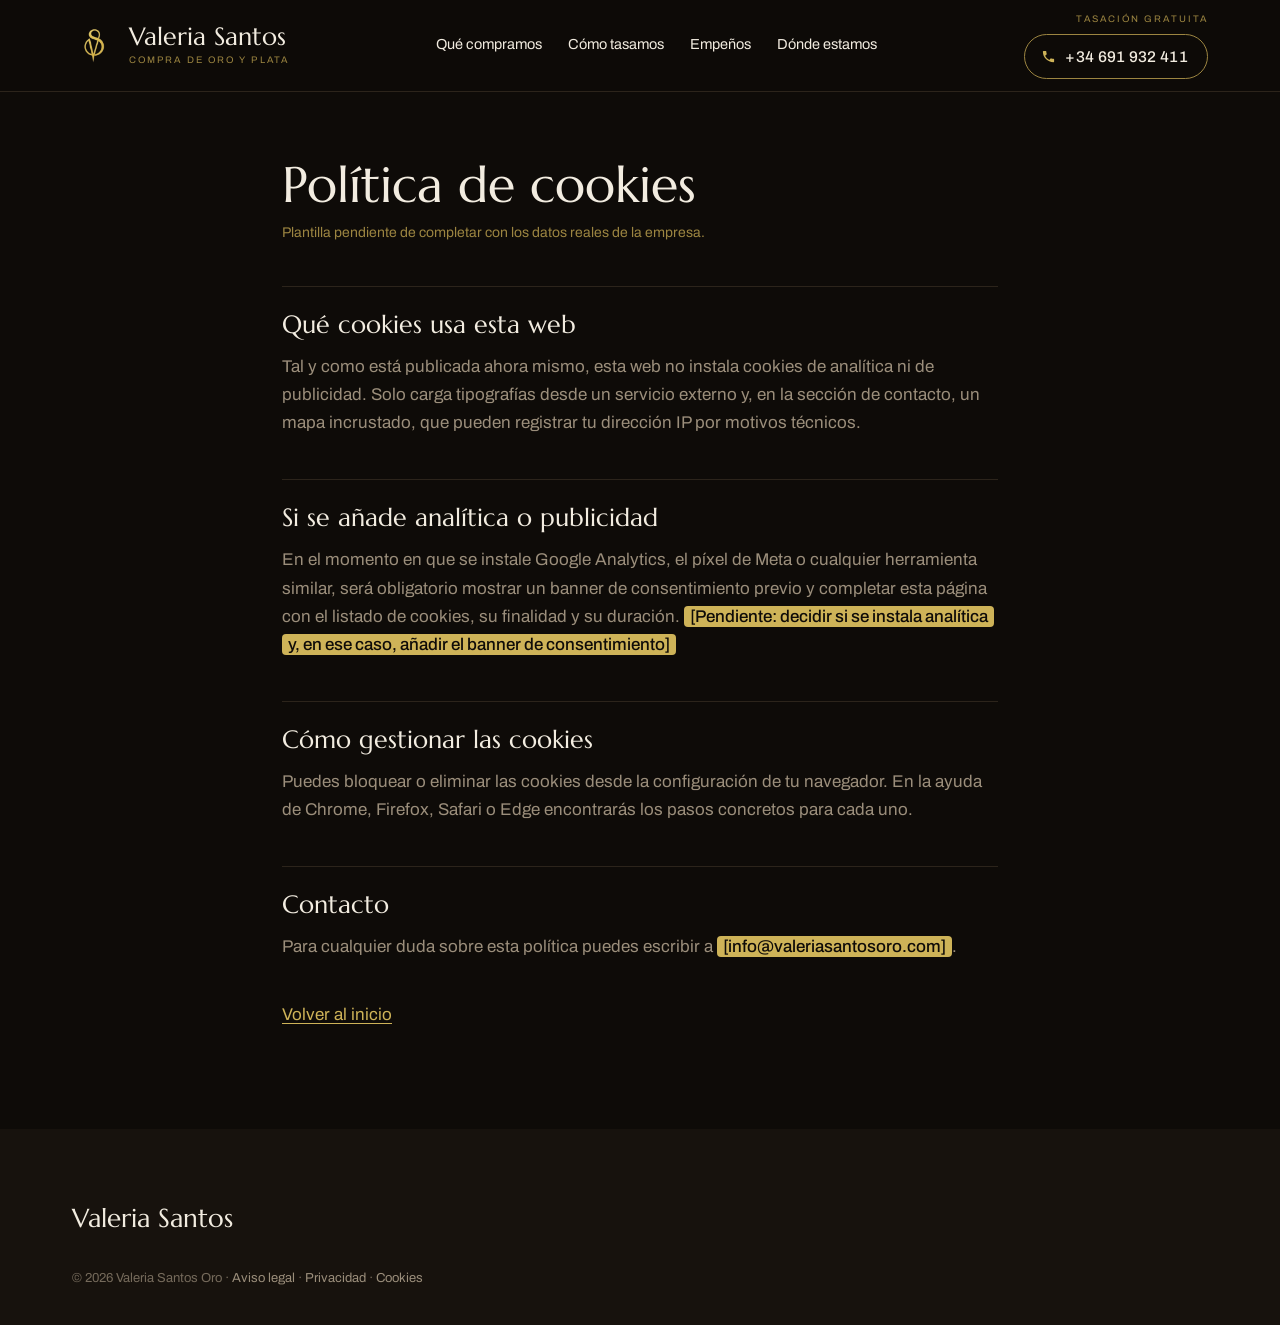
<file: politica-cookies.html>
<!DOCTYPE html>
<html lang="es">
<head>
<meta charset="utf-8">
<meta name="viewport" content="width=device-width, initial-scale=1">
<title>Política de cookies | Valeria Santos Oro</title>
<meta name="robots" content="noindex, follow">
<link rel="preconnect" href="https://fonts.googleapis.com">
<link rel="preconnect" href="https://fonts.gstatic.com" crossorigin>
<link href="https://fonts.googleapis.com/css2?family=Marcellus&family=Archivo:wght@400;500;600&display=swap" rel="stylesheet">
<script>document.documentElement.className += ' js';</script>
<link rel="icon" href="favicon.png" type="image/png">
<link rel="apple-touch-icon" href="favicon.png">
<link rel="stylesheet" href="assets/css/estilo.css">
</head>
<body>

<header class="cabecera">
  <div class="contenedor cabecera__fila">
    <a class="marca" href="index.html">
      <img class="marca__logo" src="assets/img/logo.png" alt="" width="300" height="300">
      <span class="marca__nombre">Valeria Santos</span>
      <span class="marca__rotulo">Compra de oro y plata</span>
    </a>
    <button class="menu-boton" type="button" aria-expanded="false" aria-controls="menu-principal">
      <span class="menu-boton__barras"><i></i><i></i><i></i></span>
      <span class="menu-boton__texto">Menú</span>
    </button>
    <nav class="menu" id="menu-principal" aria-label="Principal">
      <a href="index.html#compramos">Qué compramos</a>
      <a href="index.html#proceso">Cómo tasamos</a>
      <a href="index.html#empenos">Empeños</a>
      <a href="index.html#tienda">Dónde estamos</a>
      <a class="menu__tel" href="tel:+34000000000" data-enlace="telefono" data-dato="telefono">+34 000 000 000</a>
    </nav>
    <div class="contacto-cabecera">
      <span class="contacto-cabecera__nota">Tasación gratuita</span>
      <a class="tel-cabecera" href="tel:+34000000000" data-enlace="telefono" data-dato="telefono">+34 000 000 000</a>
    </div>
  </div>
</header>

<main class="contenedor legal">
<h1>Política de cookies</h1>
<p class="fecha">Plantilla pendiente de completar con los datos reales de la empresa.</p>

<h2>Qué cookies usa esta web</h2>
<p>Tal y como está publicada ahora mismo, esta web no instala cookies de analítica ni de publicidad. Solo carga tipografías desde un servicio externo y, en la sección de contacto, un mapa incrustado, que pueden registrar tu dirección IP por motivos técnicos.</p>

<h2>Si se añade analítica o publicidad</h2>
<p>En el momento en que se instale Google Analytics, el píxel de Meta o cualquier herramienta similar, será obligatorio mostrar un banner de consentimiento previo y completar esta página con el listado de cookies, su finalidad y su duración. <span class="hueco">[Pendiente: decidir si se instala analítica y, en ese caso, añadir el banner de consentimiento]</span></p>

<h2>Cómo gestionar las cookies</h2>
<p>Puedes bloquear o eliminar las cookies desde la configuración de tu navegador. En la ayuda de Chrome, Firefox, Safari o Edge encontrarás los pasos concretos para cada uno.</p>

<h2>Contacto</h2>
<p>Para cualquier duda sobre esta política puedes escribir a <span class="hueco">[info@valeriasantosoro.com]</span>.</p>
<p style="margin-top:40px"><a href="index.html">Volver al inicio</a></p>
</main>

<footer class="pie">
  <div class="contenedor">
    <p class="pie__marca">Valeria Santos</p>
    <p class="pie__legal">© <span data-anio>2026</span> Valeria Santos Oro ·
      <a href="aviso-legal.html">Aviso legal</a> ·
      <a href="privacidad.html">Privacidad</a> ·
      <a href="politica-cookies.html">Cookies</a>
    </p>
  </div>
</footer>

<script src="assets/js/main.js"></script>
</body>
</html>
</file>
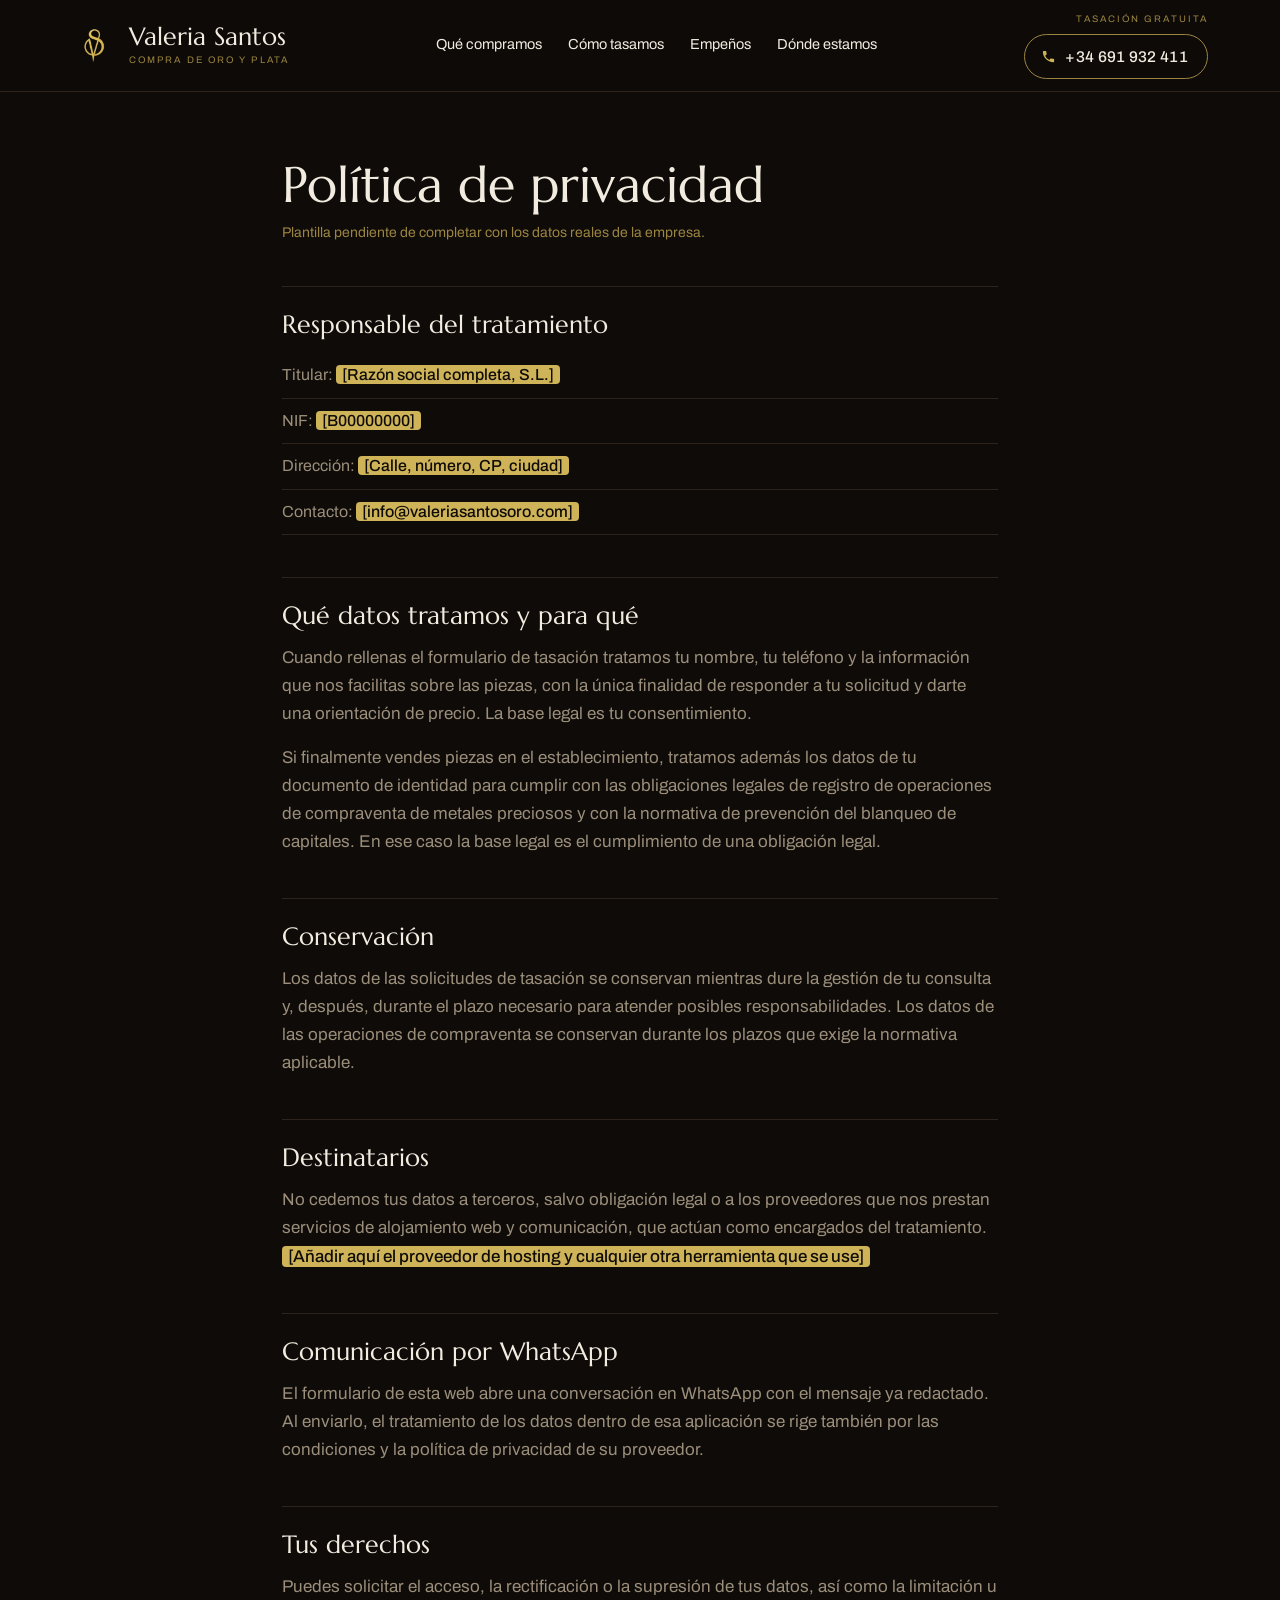
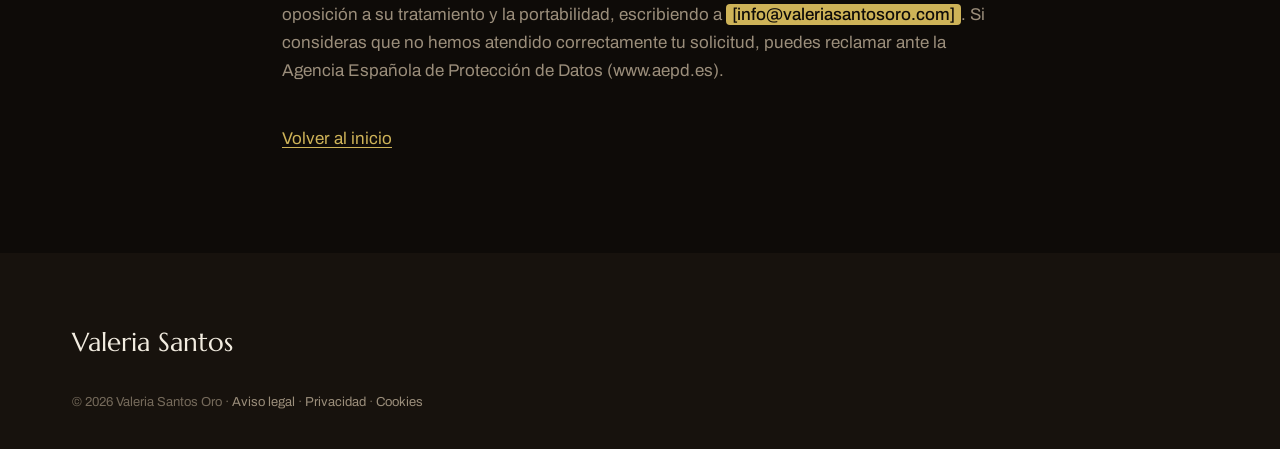
<file: privacidad.html>
<!DOCTYPE html>
<html lang="es">
<head>
<meta charset="utf-8">
<meta name="viewport" content="width=device-width, initial-scale=1">
<title>Política de privacidad | Valeria Santos Oro</title>
<meta name="robots" content="noindex, follow">
<link rel="preconnect" href="https://fonts.googleapis.com">
<link rel="preconnect" href="https://fonts.gstatic.com" crossorigin>
<link href="https://fonts.googleapis.com/css2?family=Marcellus&family=Archivo:wght@400;500;600&display=swap" rel="stylesheet">
<script>document.documentElement.className += ' js';</script>
<link rel="icon" href="favicon.png" type="image/png">
<link rel="apple-touch-icon" href="favicon.png">
<link rel="stylesheet" href="assets/css/estilo.css">
</head>
<body>

<header class="cabecera">
  <div class="contenedor cabecera__fila">
    <a class="marca" href="index.html">
      <img class="marca__logo" src="assets/img/logo.png" alt="" width="300" height="300">
      <span class="marca__nombre">Valeria Santos</span>
      <span class="marca__rotulo">Compra de oro y plata</span>
    </a>
    <button class="menu-boton" type="button" aria-expanded="false" aria-controls="menu-principal">
      <span class="menu-boton__barras"><i></i><i></i><i></i></span>
      <span class="menu-boton__texto">Menú</span>
    </button>
    <nav class="menu" id="menu-principal" aria-label="Principal">
      <a href="index.html#compramos">Qué compramos</a>
      <a href="index.html#proceso">Cómo tasamos</a>
      <a href="index.html#empenos">Empeños</a>
      <a href="index.html#tienda">Dónde estamos</a>
      <a class="menu__tel" href="tel:+34000000000" data-enlace="telefono" data-dato="telefono">+34 000 000 000</a>
    </nav>
    <div class="contacto-cabecera">
      <span class="contacto-cabecera__nota">Tasación gratuita</span>
      <a class="tel-cabecera" href="tel:+34000000000" data-enlace="telefono" data-dato="telefono">+34 000 000 000</a>
    </div>
  </div>
</header>

<main class="contenedor legal">
<h1>Política de privacidad</h1>
<p class="fecha">Plantilla pendiente de completar con los datos reales de la empresa.</p>

<h2>Responsable del tratamiento</h2>
<ul>
  <li>Titular: <span class="hueco">[Razón social completa, S.L.]</span></li>
  <li>NIF: <span class="hueco">[B00000000]</span></li>
  <li>Dirección: <span class="hueco">[Calle, número, CP, ciudad]</span></li>
  <li>Contacto: <span class="hueco">[info@valeriasantosoro.com]</span></li>
</ul>

<h2>Qué datos tratamos y para qué</h2>
<p>Cuando rellenas el formulario de tasación tratamos tu nombre, tu teléfono y la información que nos facilitas sobre las piezas, con la única finalidad de responder a tu solicitud y darte una orientación de precio. La base legal es tu consentimiento.</p>
<p>Si finalmente vendes piezas en el establecimiento, tratamos además los datos de tu documento de identidad para cumplir con las obligaciones legales de registro de operaciones de compraventa de metales preciosos y con la normativa de prevención del blanqueo de capitales. En ese caso la base legal es el cumplimiento de una obligación legal.</p>

<h2>Conservación</h2>
<p>Los datos de las solicitudes de tasación se conservan mientras dure la gestión de tu consulta y, después, durante el plazo necesario para atender posibles responsabilidades. Los datos de las operaciones de compraventa se conservan durante los plazos que exige la normativa aplicable.</p>

<h2>Destinatarios</h2>
<p>No cedemos tus datos a terceros, salvo obligación legal o a los proveedores que nos prestan servicios de alojamiento web y comunicación, que actúan como encargados del tratamiento. <span class="hueco">[Añadir aquí el proveedor de hosting y cualquier otra herramienta que se use]</span></p>

<h2>Comunicación por WhatsApp</h2>
<p>El formulario de esta web abre una conversación en WhatsApp con el mensaje ya redactado. Al enviarlo, el tratamiento de los datos dentro de esa aplicación se rige también por las condiciones y la política de privacidad de su proveedor.</p>

<h2>Tus derechos</h2>
<p>Puedes solicitar el acceso, la rectificación o la supresión de tus datos, así como la limitación u oposición a su tratamiento y la portabilidad, escribiendo a <span class="hueco">[info@valeriasantosoro.com]</span>. Si consideras que no hemos atendido correctamente tu solicitud, puedes reclamar ante la Agencia Española de Protección de Datos (www.aepd.es).</p>
<p style="margin-top:40px"><a href="index.html">Volver al inicio</a></p>
</main>

<footer class="pie">
  <div class="contenedor">
    <p class="pie__marca">Valeria Santos</p>
    <p class="pie__legal">© <span data-anio>2026</span> Valeria Santos Oro ·
      <a href="aviso-legal.html">Aviso legal</a> ·
      <a href="privacidad.html">Privacidad</a> ·
      <a href="politica-cookies.html">Cookies</a>
    </p>
  </div>
</footer>

<script src="assets/js/main.js"></script>
</body>
</html>
</file>
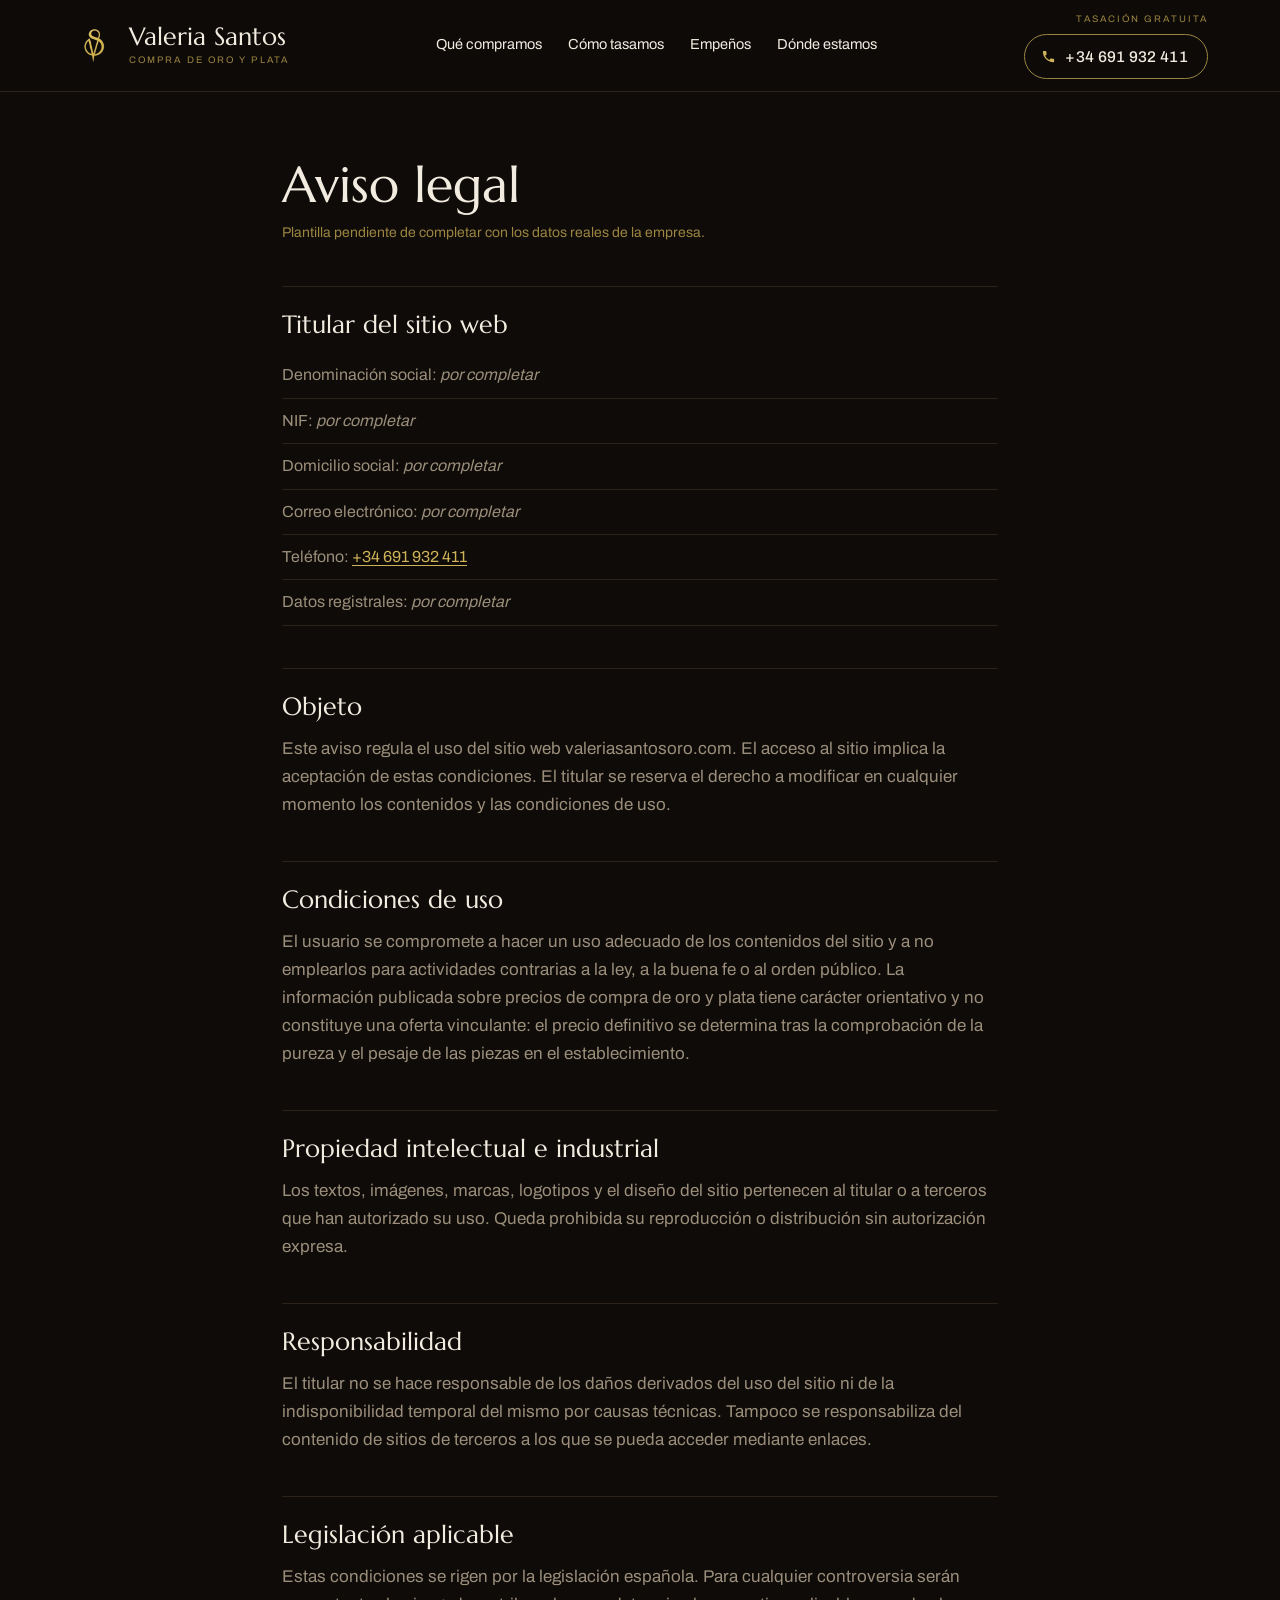
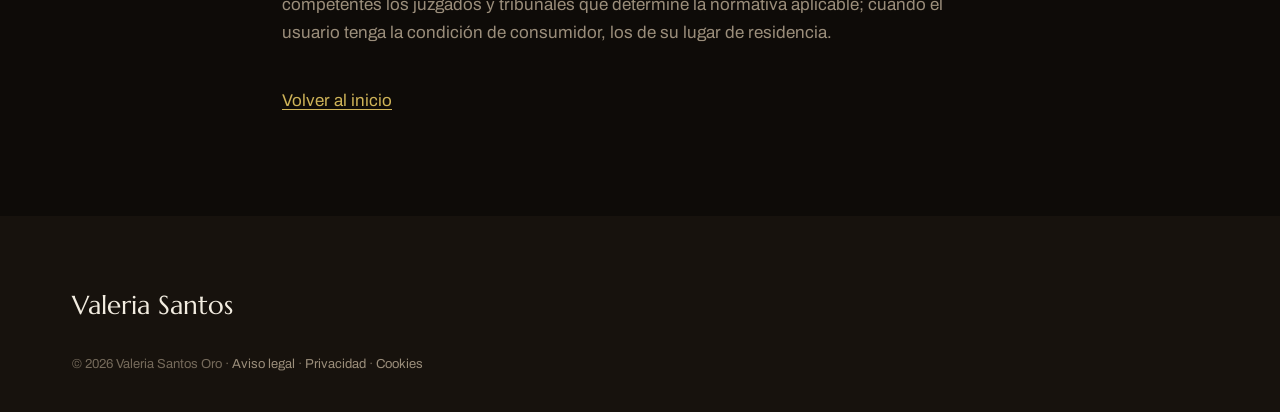
<file: public/aviso-legal.html>
<!DOCTYPE html>
<html lang="es">
<head>
<meta charset="utf-8">
<meta name="viewport" content="width=device-width, initial-scale=1">
<title>Aviso legal | Valeria Santos Oro</title>
<meta name="robots" content="noindex, follow">
<link rel="stylesheet" href="assets/css/fuentes.css">
<script>document.documentElement.className += ' js';</script>
<link rel="icon" href="favicon.png" type="image/png">
<link rel="apple-touch-icon" href="favicon.png">
<link rel="stylesheet" href="assets/css/estilo.css">
</head>
<body>

<header class="cabecera">
  <div class="contenedor cabecera__fila">
    <a class="marca" href="index.html">
      <img class="marca__logo" src="assets/img/logo.png" alt="" width="300" height="300">
      <span class="marca__nombre">Valeria Santos</span>
      <span class="marca__rotulo">Compra de oro y plata</span>
    </a>
    <button class="menu-boton" type="button" aria-expanded="false" aria-controls="menu-principal">
      <span class="menu-boton__barras"><i></i><i></i><i></i></span>
      <span class="menu-boton__texto">Menú</span>
    </button>
    <nav class="menu" id="menu-principal" aria-label="Principal">
      <a href="index.html#compramos">Qué compramos</a>
      <a href="index.html#proceso">Cómo tasamos</a>
      <a href="index.html#empenos">Empeños</a>
      <a href="index.html#tienda">Dónde estamos</a>
      <a class="menu__tel" href="tel:+34691932411" data-enlace="telefono" data-dato="telefono">+34 691 932 411</a>
    </nav>
    <div class="contacto-cabecera">
      <span class="contacto-cabecera__nota">Tasación gratuita</span>
      <a class="tel-cabecera" href="tel:+34691932411" data-enlace="telefono" data-dato="telefono">+34 691 932 411</a>
    </div>
  </div>
</header>

<main class="contenedor legal">
<h1>Aviso legal</h1>
<p class="fecha">Plantilla pendiente de completar con los datos reales de la empresa.</p>

<h2>Titular del sitio web</h2>
<ul>
  <li>Denominación social: <span class="pendiente">por completar</span></li>  <!-- PENDIENTE: razón social exacta que figure en el NIF -->
  <li>NIF: <span class="pendiente">por completar</span></li>  <!-- PENDIENTE: NIF o CIF de la empresa -->
  <li>Domicilio social: <span class="pendiente">por completar</span></li>  <!-- PENDIENTE: domicilio fiscal; puede no coincidir con el de la tienda -->
  <li>Correo electrónico: <span class="pendiente">por completar</span></li>  <!-- PENDIENTE: OBLIGATORIO por el art. 10 LSSI. No hay cuenta todavía: crear info@valeriasantosoro.com -->
  <li>Teléfono: <a href="tel:+34691932411" data-enlace="telefono" data-dato="telefono">+34 691 932 411</a></li>
  <li>Datos registrales: <span class="pendiente">por completar</span></li>  <!-- PENDIENTE: solo si es sociedad mercantil; si es autónoma, esta línea se borra -->
</ul>

<h2>Objeto</h2>
<p>Este aviso regula el uso del sitio web valeriasantosoro.com. El acceso al sitio implica la aceptación de estas condiciones. El titular se reserva el derecho a modificar en cualquier momento los contenidos y las condiciones de uso.</p>

<h2>Condiciones de uso</h2>
<p>El usuario se compromete a hacer un uso adecuado de los contenidos del sitio y a no emplearlos para actividades contrarias a la ley, a la buena fe o al orden público. La información publicada sobre precios de compra de oro y plata tiene carácter orientativo y no constituye una oferta vinculante: el precio definitivo se determina tras la comprobación de la pureza y el pesaje de las piezas en el establecimiento.</p>

<h2>Propiedad intelectual e industrial</h2>
<p>Los textos, imágenes, marcas, logotipos y el diseño del sitio pertenecen al titular o a terceros que han autorizado su uso. Queda prohibida su reproducción o distribución sin autorización expresa.</p>

<h2>Responsabilidad</h2>
<p>El titular no se hace responsable de los daños derivados del uso del sitio ni de la indisponibilidad temporal del mismo por causas técnicas. Tampoco se responsabiliza del contenido de sitios de terceros a los que se pueda acceder mediante enlaces.</p>

<h2>Legislación aplicable</h2>
<p>Estas condiciones se rigen por la legislación española. Para cualquier controversia serán competentes los juzgados y tribunales que determine la normativa aplicable; cuando el usuario tenga la condición de consumidor, los de su lugar de residencia.</p>
<p style="margin-top:40px"><a href="index.html">Volver al inicio</a></p>
</main>

<footer class="pie">
  <div class="contenedor">
    <p class="pie__marca">Valeria Santos</p>
    <p class="pie__legal">© <span data-anio>2026</span> Valeria Santos Oro ·
      <a href="aviso-legal.html">Aviso legal</a> ·
      <a href="privacidad.html">Privacidad</a> ·
      <a href="politica-cookies.html">Cookies</a>
    </p>
  </div>
</footer>

<script src="assets/js/main.js"></script>
</body>
</html>
</file>
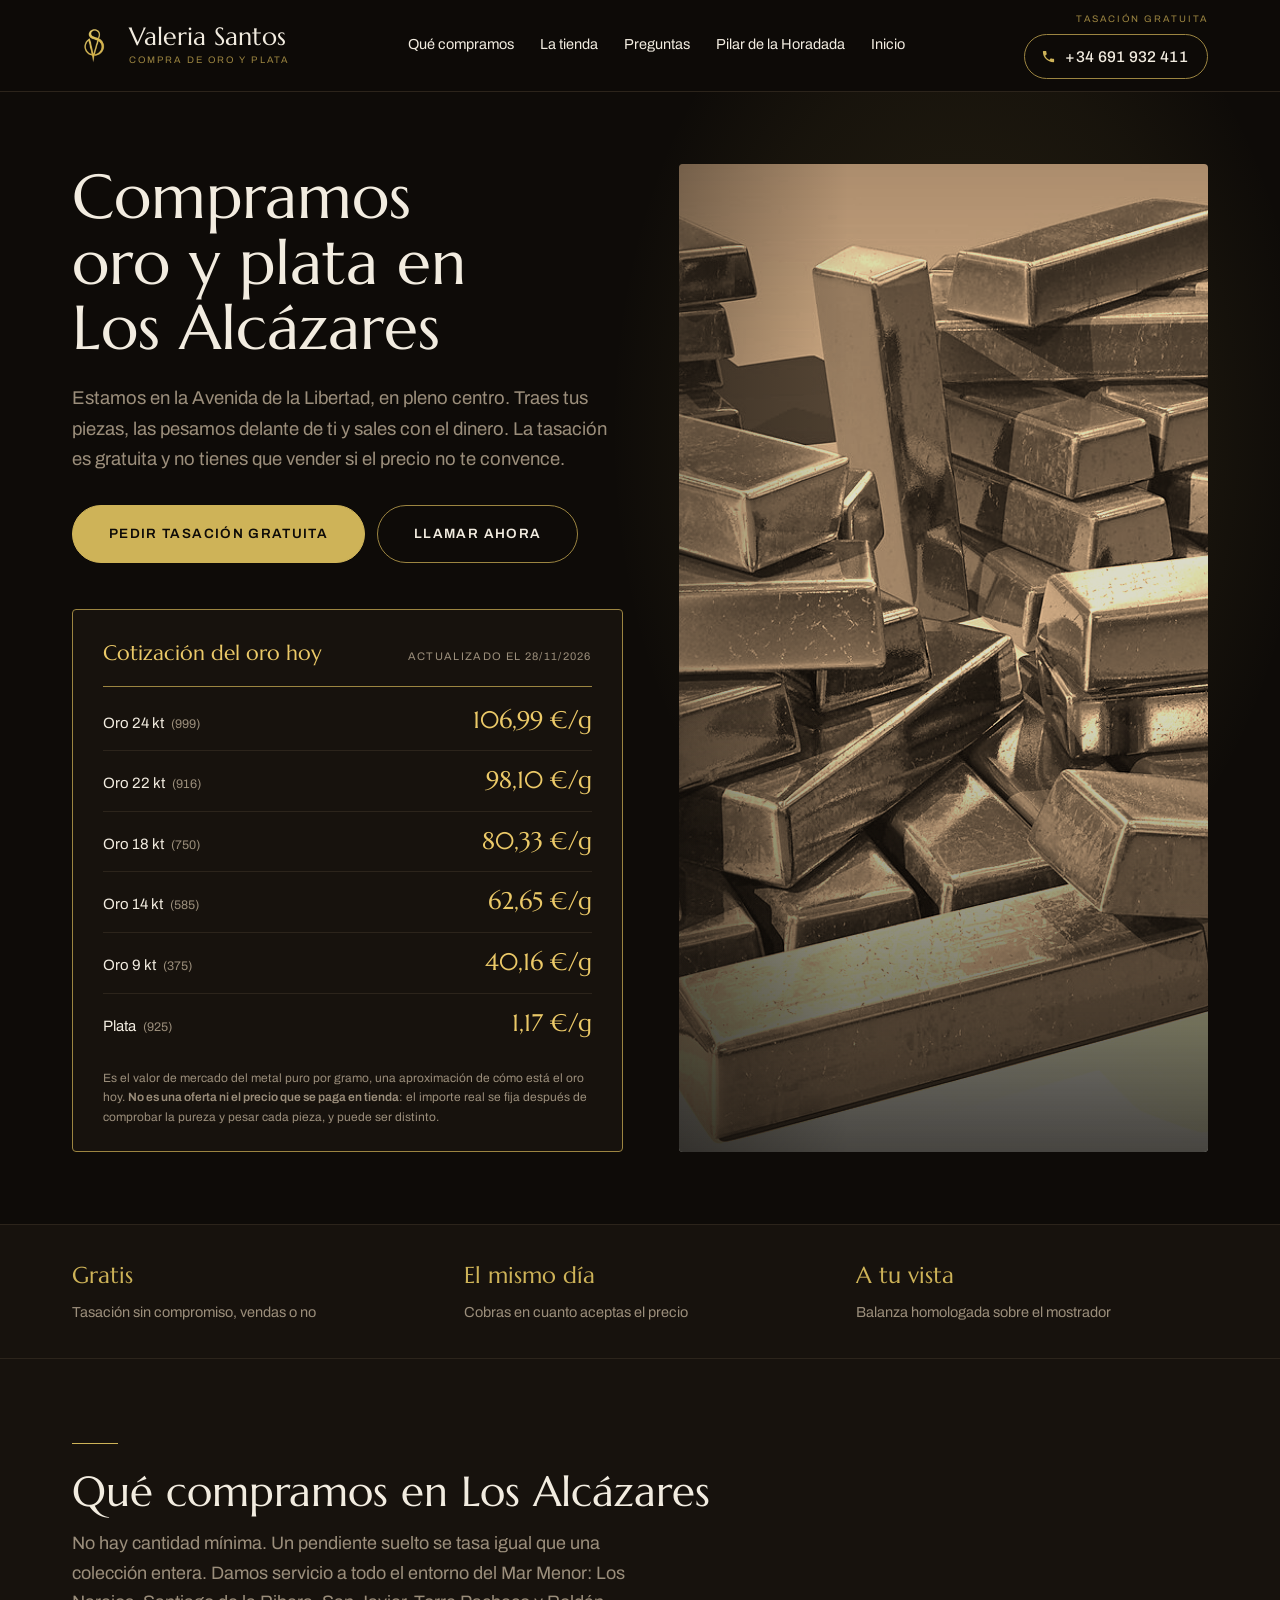
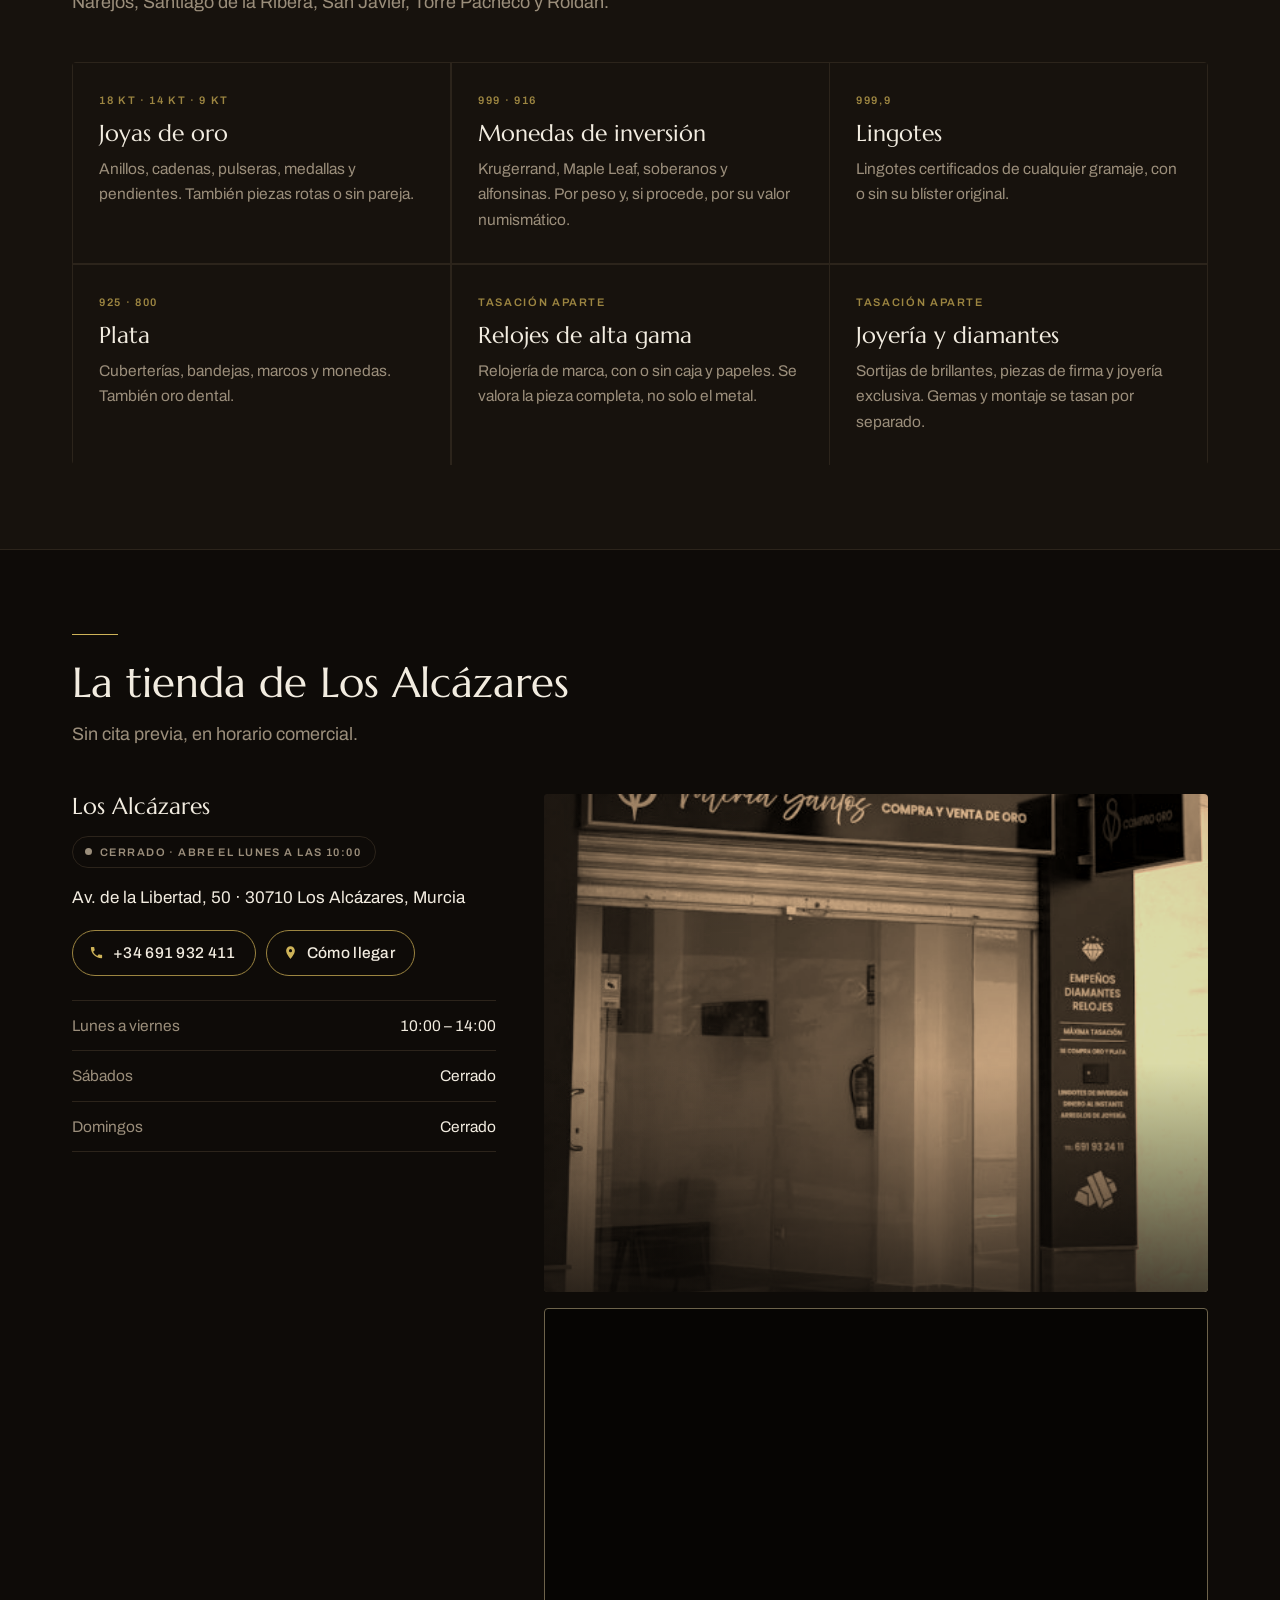
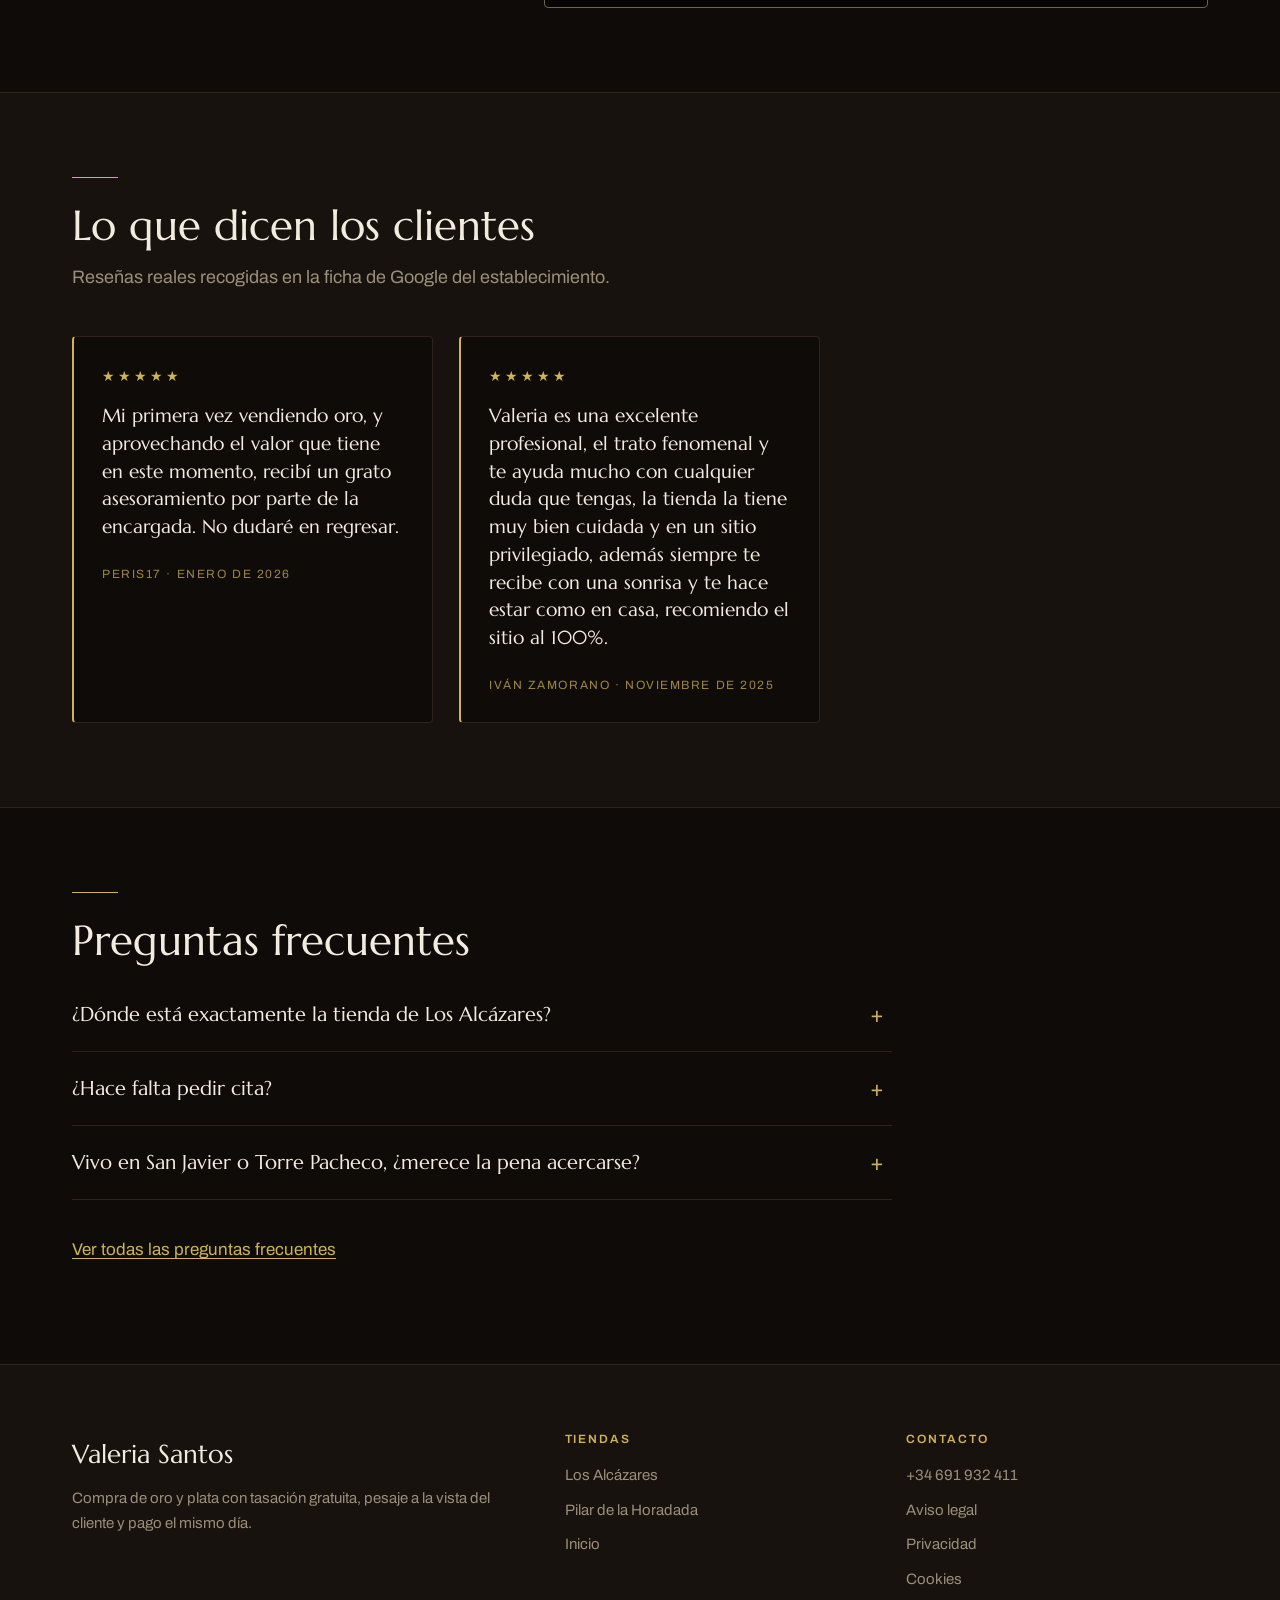
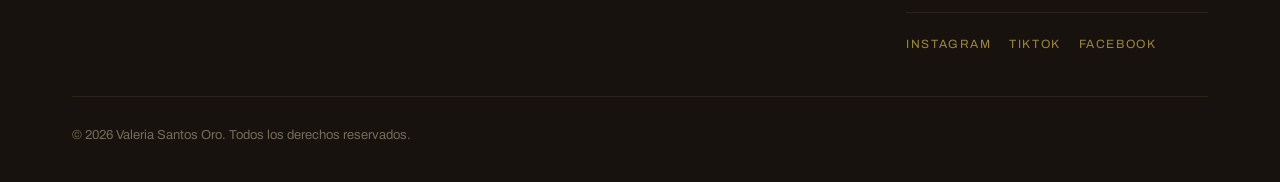
<file: public/compro-oro-los-alcazares.html>
<!DOCTYPE html>
<html lang="es">
<head>
<meta charset="utf-8">
<meta name="viewport" content="width=device-width, initial-scale=1">
<title>Compro oro en Los Alcázares | Tasación gratuita · Valeria Santos Oro</title>
<meta name="description" content="Compramos oro y plata en Los Alcázares, en la Avenida de la Libertad. Tasación gratuita, pesaje a tu vista en balanza homologada y pago el mismo día.">
<link rel="canonical" href="https://valeriasantosoro.com/compro-oro-los-alcazares.html">
<meta property="og:title" content="Compro oro en Los Alcázares | Valeria Santos Oro">
<meta property="og:description" content="Tasación gratuita y sin compromiso. Pesamos delante de ti y pagamos el mismo día.">
<meta property="og:type" content="website">
<meta property="og:url" content="https://valeriasantosoro.com/compro-oro-los-alcazares.html">
<meta property="og:image" content="https://valeriasantosoro.com/assets/img/portada.jpg">
<meta property="og:locale" content="es_ES">
<link rel="stylesheet" href="assets/css/fuentes.css">
<script>document.documentElement.className += ' js';</script>
<link rel="icon" href="favicon.png" type="image/png">
<link rel="apple-touch-icon" href="favicon.png">
<link rel="stylesheet" href="assets/css/estilo.css">
<script type="application/ld+json">
{
  "@context": "https://schema.org",
  "@type": "JewelryStore",
  "name": "Valeria Santos Oro — Los Alcázares",
  "url": "https://valeriasantosoro.com/compro-oro-los-alcazares.html",
  "telephone": "+34691932411",
  "priceRange": "€€",
  "currenciesAccepted": "EUR",
  "address": {
    "@type": "PostalAddress",
    "streetAddress": "Av. de la Libertad, 50",
    "addressLocality": "Los Alcázares",
    "postalCode": "30710",
    "addressRegion": "Murcia",
    "addressCountry": "ES"
  },
  "geo": {
    "@type": "GeoCoordinates",
    "latitude": 37.7410142,
    "longitude": -0.8511023
  },
  "parentOrganization": {
    "@type": "Organization",
    "name": "Valeria Santos Oro",
    "url": "https://valeriasantosoro.com/"
  },
  "sameAs": [
    "https://www.instagram.com/valeriasantosoro/",
    "https://www.tiktok.com/@valeriasantosoro",
    "https://www.facebook.com/valeriasantosoro"
  ],
  "image": "https://valeriasantosoro.com/assets/img/tienda-alcazares.jpg",
  "openingHoursSpecification": [
    {
      "@type": "OpeningHoursSpecification",
      "dayOfWeek": [
        "Monday",
        "Tuesday",
        "Wednesday",
        "Thursday",
        "Friday"
      ],
      "opens": "10:00",
      "closes": "14:00"
    }
  ]
}
</script>










































































<script type="application/ld+json" data-faq>
{
  "@context": "https://schema.org",
  "@type": "FAQPage",
  "mainEntity": [
    {
      "@type": "Question",
      "name": "¿Dónde está exactamente la tienda de Los Alcázares?",
      "acceptedAnswer": {
        "@type": "Answer",
        "text": "En la Avenida de la Libertad, 50, en el centro del pueblo. Tienes el mapa y el botón de \"Cómo llegar\" un poco más abajo en esta misma página."
      }
    },
    {
      "@type": "Question",
      "name": "¿Hace falta pedir cita?",
      "acceptedAnswer": {
        "@type": "Answer",
        "text": "No. Se atiende por orden de llegada en horario de tienda, de lunes a viernes de 10:00 a 14:00."
      }
    },
    {
      "@type": "Question",
      "name": "Vivo en San Javier o Torre Pacheco, ¿merece la pena acercarse?",
      "acceptedAnswer": {
        "@type": "Answer",
        "text": "La tasación es gratuita y sin compromiso, así que no arriesgas nada: si el precio no te convence, te llevas tus piezas y no pagas por haberlas mirado."
      }
    }
  ]
}
</script>
</head>
<body>

<header class="cabecera">
  <div class="contenedor cabecera__fila">
    <a class="marca" href="index.html">
      <img class="marca__logo" src="assets/img/logo.png" alt="" width="300" height="300">
      <span class="marca__nombre">Valeria Santos</span>
      <span class="marca__rotulo">COMPRA DE ORO Y PLATA</span>
    </a>
    <button class="menu-boton" type="button" aria-expanded="false" aria-controls="menu-principal">
      <span class="menu-boton__barras"><i></i><i></i><i></i></span>
      <span class="menu-boton__texto">Menú</span>
    </button>
    <nav class="menu" id="menu-principal" aria-label="Principal">
      <a href="#compramos">Qué compramos</a>
      <a href="#tienda">La tienda</a>
      <a href="#preguntas">Preguntas</a>
      <a href="compro-oro-pilar-de-la-horadada.html">Pilar de la Horadada</a>
      <a href="index.html">Inicio</a>
      <a class="menu__tel" href="tel:+34691932411" data-enlace="telefono" data-dato="telefono">+34 691 932 411</a>
    </nav>
    <div class="contacto-cabecera">
      <span class="contacto-cabecera__nota">Tasación gratuita</span>
      <a class="tel-cabecera" href="tel:+34691932411" data-enlace="telefono" data-dato="telefono">+34 691 932 411</a>
    </div>
  </div>
</header>

<main>

  <section class="portada">
    <div class="contenedor portada__rejilla">
      <div>
        <h1 data-anim>Compramos oro y plata en Los Alcázares</h1>
        <p class="portada__entrada" data-anim>Estamos en la Avenida de la Libertad, en pleno centro. Traes tus piezas, las pesamos delante de ti y sales con el dinero. La tasación es gratuita y no tienes que vender si el precio no te convence.</p>
        <div class="acciones" data-anim>
          <a class="boton boton--oro" href="index.html#tasacion">Pedir tasación gratuita</a>
          <a class="boton boton--linea" href="tel:+34691932411" data-enlace="telefono">Llamar ahora</a>
        </div>
      </div>

      <div class="portada__foto foto" data-anim="escala">
        <img src="assets/img/portada.jpg" alt="Lingotes de oro apilados" width="1280" height="960">
      </div>

      <aside class="tablon" data-anim="der" aria-labelledby="titulo-tablon">
        <div class="tablon__cabeza">
          <span class="tablon__titulo" id="titulo-tablon">Cotización del oro hoy</span>
          <span class="tablon__fecha" data-dato="fechaPrecios">Actualizado el 28/11/2026</span>
        </div>
        <ul class="tablon__lista">
          <li><span class="tablon__quilate">Oro 24 kt <span>(999)</span></span><span class="tablon__precio" data-dato="oro24">106,99 €/g</span></li>
          <li><span class="tablon__quilate">Oro 22 kt <span>(916)</span></span><span class="tablon__precio" data-dato="oro22">98,10 €/g</span></li>
          <li><span class="tablon__quilate">Oro 18 kt <span>(750)</span></span><span class="tablon__precio" data-dato="oro18">80,33 €/g</span></li>
          <li><span class="tablon__quilate">Oro 14 kt <span>(585)</span></span><span class="tablon__precio" data-dato="oro14">62,65 €/g</span></li>
          <li><span class="tablon__quilate">Oro 9 kt <span>(375)</span></span><span class="tablon__precio" data-dato="oro9">40,16 €/g</span></li>
          <li><span class="tablon__quilate">Plata <span>(925)</span></span><span class="tablon__precio" data-dato="plata925">1,17 €/g</span></li>
        </ul>
        <p class="tablon__nota">Es el valor de mercado del metal puro por gramo, una aproximación de cómo está el oro hoy. <b>No es una oferta ni el precio que se paga en tienda</b>: el importe real se fija después de comprobar la pureza y pesar cada pieza, y puede ser distinto.</p>
      </aside>
    </div>
  </section>

  <div class="franja">
    <div class="contenedor franja__rejilla">
      <p class="franja__dato" data-anim><b>Gratis</b><span>Tasación sin compromiso, vendas o no</span></p>
      <p class="franja__dato" data-anim><b>El mismo día</b><span>Cobras en cuanto aceptas el precio</span></p>
      <p class="franja__dato" data-anim><b>A tu vista</b><span>Balanza homologada sobre el mostrador</span></p>
    </div>
  </div>

  <section class="seccion seccion--hueso" id="compramos">
    <div class="contenedor">
      <hr class="regla" data-anim>
      <h2 data-anim>Qué compramos en Los Alcázares</h2>
      <p class="seccion__intro" data-anim>No hay cantidad mínima. Un pendiente suelto se tasa igual que una colección entera. Damos servicio a todo el entorno del Mar Menor: Los Narejos, Santiago de la Ribera, San Javier, Torre Pacheco y Roldán.</p>

      <div class="piezas">
        <article class="pieza" data-anim>
          <span class="pieza__ley">18 kt · 14 kt · 9 kt</span>
          <h3>Joyas de oro</h3>
          <p>Anillos, cadenas, pulseras, medallas y pendientes. También piezas rotas o sin pareja.</p>
        </article>
        <article class="pieza" data-anim>
          <span class="pieza__ley">999 · 916</span>
          <h3>Monedas de inversión</h3>
          <p>Krugerrand, Maple Leaf, soberanos y alfonsinas. Por peso y, si procede, por su valor numismático.</p>
        </article>
        <article class="pieza" data-anim>
          <span class="pieza__ley">999,9</span>
          <h3>Lingotes</h3>
          <p>Lingotes certificados de cualquier gramaje, con o sin su blíster original.</p>
        </article>
        <article class="pieza" data-anim>
          <span class="pieza__ley">925 · 800</span>
          <h3>Plata</h3>
          <p>Cuberterías, bandejas, marcos y monedas. También oro dental.</p>
        </article>
        <article class="pieza" data-anim>
          <span class="pieza__ley">Tasación aparte</span>
          <h3>Relojes de alta gama</h3>
          <p>Relojería de marca, con o sin caja y papeles. Se valora la pieza completa, no solo el metal.</p>
        </article>
        <article class="pieza" data-anim>
          <span class="pieza__ley">Tasación aparte</span>
          <h3>Joyería y diamantes</h3>
          <p>Sortijas de brillantes, piezas de firma y joyería exclusiva. Gemas y montaje se tasan por separado.</p>
        </article>
      </div>
    </div>
  </section>

  <section class="seccion" id="tienda">
    <div class="contenedor">
      <hr class="regla" data-anim>
      <h2 data-anim>La tienda de Los Alcázares</h2>
      <p class="seccion__intro" data-anim>Sin cita previa, en horario comercial.</p>

      <div class="tienda" data-anim data-sede="0">
        <div>
          <h3 data-sede-campo="nombre">Los Alcázares</h3>
          <span class="estado" data-sede-estado hidden><i></i><b></b></span>
          <p data-sede-campo="direccion">Av. de la Libertad, 50 · 30710 Los Alcázares, Murcia</p>
          <div class="acciones-sede">
            <a class="accion accion--tel" data-sede-campo="telefono" data-sede-enlace="telefono" href="tel:+34691932411">+34 691 932 411</a>
            <a class="accion accion--mapa" data-sede-enlace="comollegar" target="_blank" rel="noopener" href="https://www.google.com/maps/dir/?api=1&amp;destination=37.7410142%2C-0.8511023">Cómo llegar</a>
          </div>
          <ul class="horario" data-sede-horario>
            <li><span>Lunes a viernes</span><span>10:00 – 14:00</span></li>
            <li><span>Sábados</span><span>Cerrado</span></li>
            <li><span>Domingos</span><span>Cerrado</span></li>
          </ul>
        </div>
        <div class="sede__media">
          <div class="sede__foto foto" data-sede-foto><img loading="lazy" src="assets/img/tienda-alcazares.jpg" src="assets/img/tienda-alcazares.jpg" src="assets/img/tienda-alcazares.jpg" src="assets/img/tienda-alcazares.jpg" src="assets/img/tienda-alcazares.jpg" src="assets/img/tienda-alcazares.jpg" src="assets/img/tienda-alcazares.jpg" src="assets/img/tienda-alcazares.jpg" src="assets/img/tienda-alcazares.jpg" src="assets/img/tienda-alcazares.jpg" src="assets/img/tienda-alcazares.jpg" src="assets/img/tienda-alcazares.jpg" src="assets/img/tienda-alcazares.jpg" src="assets/img/tienda-alcazares.jpg" src="assets/img/tienda-alcazares.jpg" src="assets/img/tienda-alcazares.jpg" src="assets/img/tienda-alcazares.jpg" src="assets/img/tienda-alcazares.jpg" src="assets/img/tienda-alcazares.jpg" src="assets/img/tienda-alcazares.jpg" src="assets/img/tienda-alcazares.jpg" src="assets/img/tienda-alcazares.jpg" src="assets/img/tienda-alcazares.jpg" src="assets/img/tienda-alcazares.jpg" src="assets/img/tienda-alcazares.jpg" src="assets/img/tienda-alcazares.jpg" src="assets/img/tienda-alcazares.jpg" src="assets/img/tienda-alcazares.jpg" src="assets/img/tienda-alcazares.jpg" src="assets/img/tienda-alcazares.jpg" src="assets/img/tienda-alcazares.jpg" src="assets/img/tienda-alcazares.jpg" src="assets/img/tienda-alcazares.jpg" src="assets/img/tienda-alcazares.jpg" src="assets/img/tienda-alcazares.jpg" src="assets/img/tienda-alcazares.jpg" src="assets/img/tienda-alcazares.jpg" src="assets/img/tienda-alcazares.jpg" src="assets/img/tienda-alcazares.jpg" src="assets/img/tienda-alcazares.jpg" src="assets/img/tienda-alcazares.jpg" src="assets/img/tienda-alcazares.jpg" src="assets/img/tienda-alcazares.jpg" src="assets/img/tienda-alcazares.jpg" src="assets/img/tienda-alcazares.jpg" src="assets/img/tienda-alcazares.jpg" src="assets/img/tienda-alcazares.jpg" src="assets/img/tienda-alcazares.jpg" src="assets/img/tienda-alcazares.jpg" src="assets/img/tienda-alcazares.jpg" src="assets/img/tienda-alcazares.jpg" src="assets/img/tienda-alcazares.jpg" src="assets/img/tienda-alcazares.jpg" src="assets/img/tienda-alcazares.jpg" src="assets/img/tienda-alcazares.jpg" src="assets/img/tienda-alcazares.jpg" src="assets/img/tienda-alcazares.jpg" src="assets/img/tienda-alcazares.jpg" src="assets/img/tienda-alcazares.jpg" src="assets/img/tienda-alcazares.jpg" src="assets/img/tienda-alcazares.jpg" src="assets/img/tienda-alcazares.jpg" src="assets/img/tienda-alcazares.jpg" src="assets/img/tienda-alcazares.jpg" src="assets/img/tienda-alcazares.jpg" src="assets/img/tienda-alcazares.jpg" src="assets/img/tienda-alcazares.jpg" src="assets/img/tienda-alcazares.jpg" src="assets/img/tienda-alcazares.jpg" src="assets/img/tienda-alcazares.jpg" src="assets/img/tienda-alcazares.jpg" src="assets/img/tienda-alcazares.jpg" src="assets/img/tienda-alcazares.jpg" src="assets/img/tienda-alcazares.jpg" src="assets/img/tienda-alcazares.jpg" alt="Fachada de la tienda de Valeria Santos Oro en Los Alcázares"></div>
          <iframe class="mapa" data-sede-mapa title="Mapa de la tienda de Los Alcázares" loading="lazy" referrerpolicy="no-referrer-when-downgrade" src="https://maps.google.com/maps?q=37.7410142,-0.8511023&amp;z=17&amp;hl=es&amp;output=embed"></iframe>
        </div>
      </div>
    </div>
  </section>

  <section class="seccion seccion--hueso">
    <div class="contenedor">
      <hr class="regla" data-anim>
      <h2 data-anim>Lo que dicen los clientes</h2>
      <p class="seccion__intro" data-anim>Reseñas reales recogidas en la ficha de Google del establecimiento.</p>

      <div class="resenas">
        <blockquote class="resena" data-anim>
          <span class="estrellas" role="img" aria-label="5 de 5 estrellas">★★★★★</span>
          <p>Mi primera vez vendiendo oro, y aprovechando el valor que tiene en este momento, recibí un grato asesoramiento por parte de la encargada. No dudaré en regresar.</p>
          <cite>peris17 · Enero de 2026</cite>
        </blockquote>
        <blockquote class="resena" data-anim>
          <span class="estrellas" role="img" aria-label="5 de 5 estrellas">★★★★★</span>
          <p>Valeria es una excelente profesional, el trato fenomenal y te ayuda mucho con cualquier duda que tengas, la tienda la tiene muy bien cuidada y en un sitio privilegiado, además siempre te recibe con una sonrisa y te hace estar como en casa, recomiendo el sitio al 100%.</p>
          <cite>Iván Zamorano · Noviembre de 2025</cite>
        </blockquote>
      </div>
    </div>
  </section>

  <section class="seccion" id="preguntas">
    <div class="contenedor">
      <hr class="regla" data-anim>
      <h2 data-anim>Preguntas frecuentes</h2>

      <div class="preguntas" data-anim>
        <details>
          <summary>¿Dónde está exactamente la tienda de Los Alcázares?</summary>
          <p>En la Avenida de la Libertad, 50, en el centro del pueblo. Tienes el mapa y el botón de "Cómo llegar" un poco más abajo en esta misma página.</p>
        </details>
        <details>
          <summary>¿Hace falta pedir cita?</summary>
          <p>No. Se atiende por orden de llegada en horario de tienda, de lunes a viernes de 10:00 a 14:00.</p>
        </details>
        <details>
          <summary>Vivo en San Javier o Torre Pacheco, ¿merece la pena acercarse?</summary>
          <p>La tasación es gratuita y sin compromiso, así que no arriesgas nada: si el precio no te convence, te llevas tus piezas y no pagas por haberlas mirado.</p>
        </details>
      </div>

      <p style="margin-top:36px"><a href="index.html#preguntas">Ver todas las preguntas frecuentes</a></p>
    </div>
  </section>

</main>

<footer class="pie">
  <div class="contenedor">
    <div class="pie__rejilla">
      <div>
        <p class="pie__marca">Valeria Santos</p>
        <p>Compra de oro y plata con tasación gratuita, pesaje a la vista del cliente y pago el mismo día.</p>
      </div>
      <div>
        <h4>Tiendas</h4>
        <ul>
          <li><a href="compro-oro-los-alcazares.html">Los Alcázares</a></li>
          <li><a href="compro-oro-pilar-de-la-horadada.html">Pilar de la Horadada</a></li>
          <li><a href="index.html">Inicio</a></li>
        </ul>
      </div>
      <div>
        <h4>Contacto</h4>
        <ul>
          <li><a href="tel:+34691932411" data-enlace="telefono" data-dato="telefono">+34 691 932 411</a></li>
          <li><a href="aviso-legal.html">Aviso legal</a></li>
          <li><a href="privacidad.html">Privacidad</a></li>
          <li><a href="politica-cookies.html">Cookies</a></li>
        </ul>
        <ul class="redes" data-redes>
          <li><a href="https://www.instagram.com/valeriasantosoro/" target="_blank" rel="noopener">Instagram</a></li>
          <li><a href="https://www.tiktok.com/@valeriasantosoro" target="_blank" rel="noopener">TikTok</a></li>
          <li><a href="https://www.facebook.com/valeriasantosoro" target="_blank" rel="noopener">Facebook</a></li>
        </ul>
      </div>
    </div>
    <p class="pie__legal">© <span data-anio>2026</span> Valeria Santos Oro. Todos los derechos reservados.</p>
  </div>
</footer>

<nav class="barra" aria-label="Contacto rápido">
  <a href="tel:+34691932411" data-enlace="telefono">Llamar</a>
  <a href="https://wa.me/34691932411?text=Hola%2C%20me%20gustar%C3%ADa%20pedir%20una%20tasaci%C3%B3n%20orientativa." data-enlace="whatsapp" target="_blank" rel="noopener">WhatsApp</a>
</nav>

<script src="assets/js/main.js"></script>
</body>
</html>
</file>
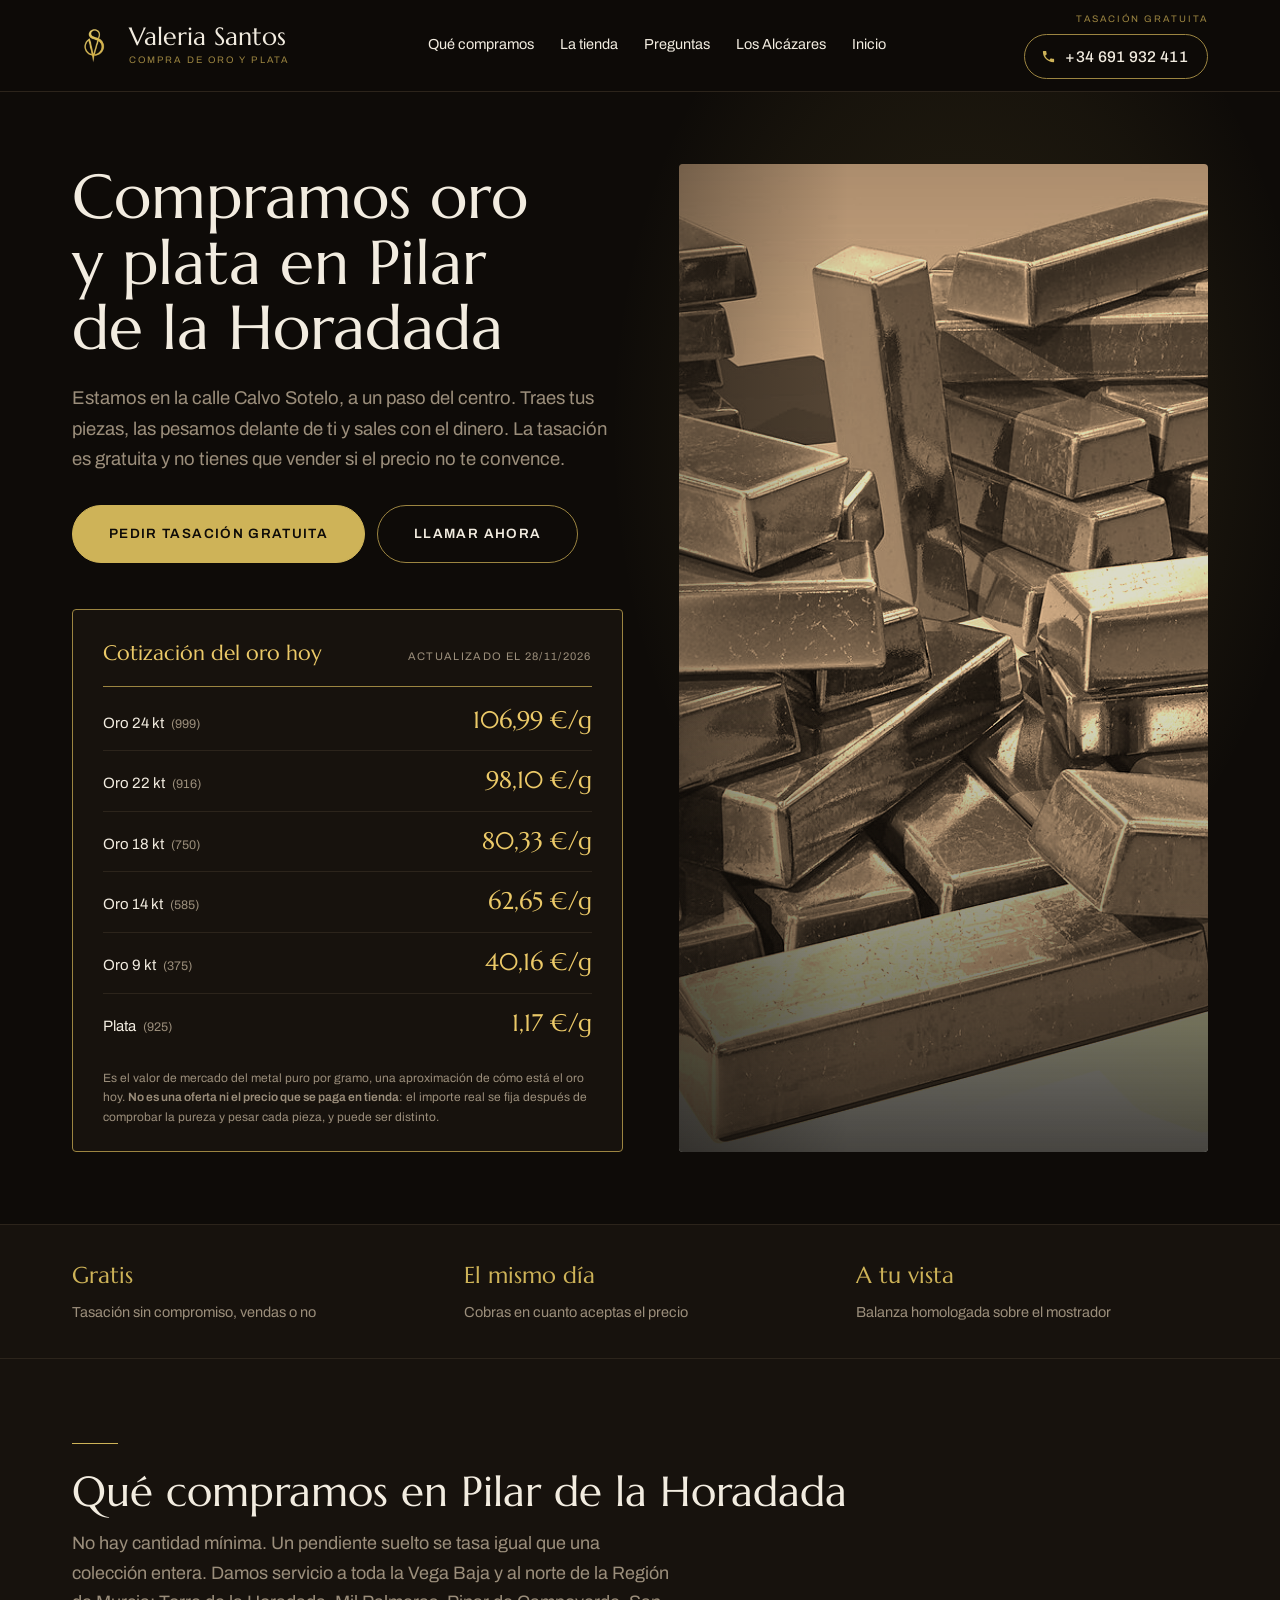
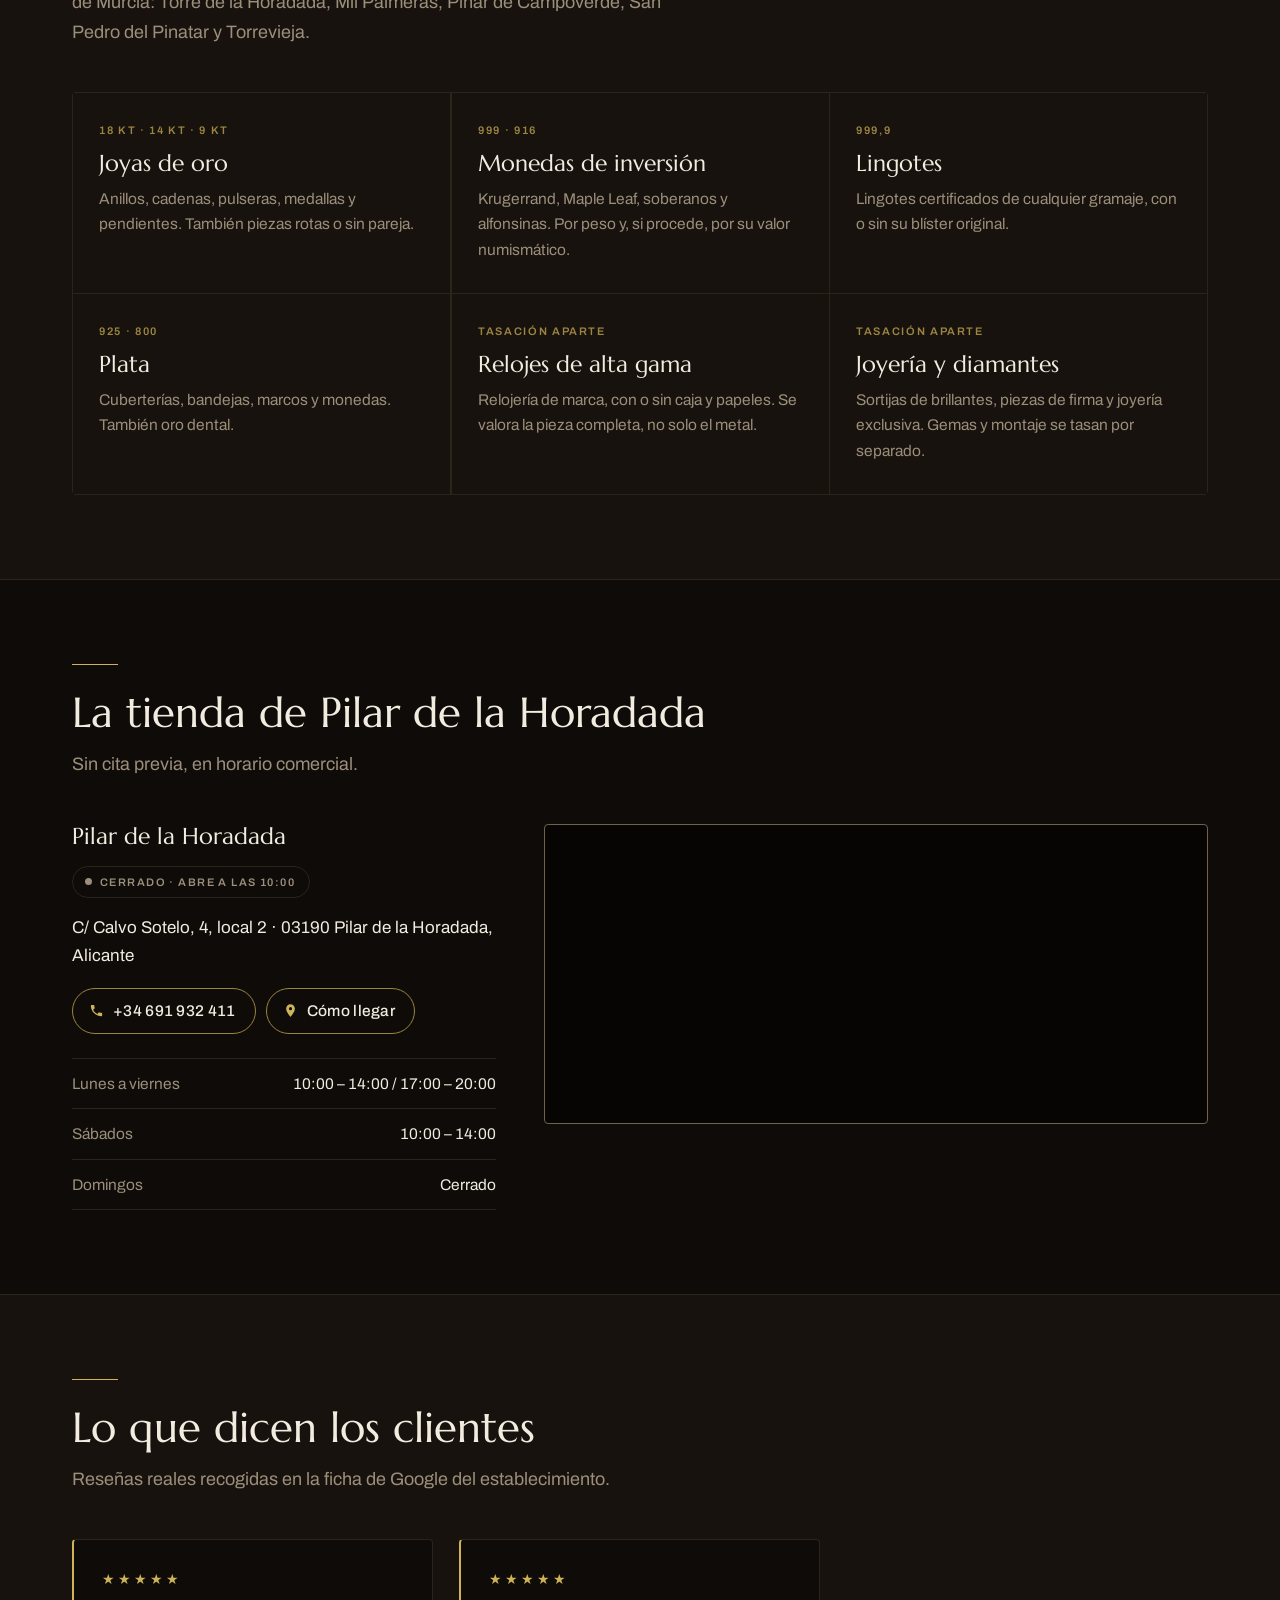
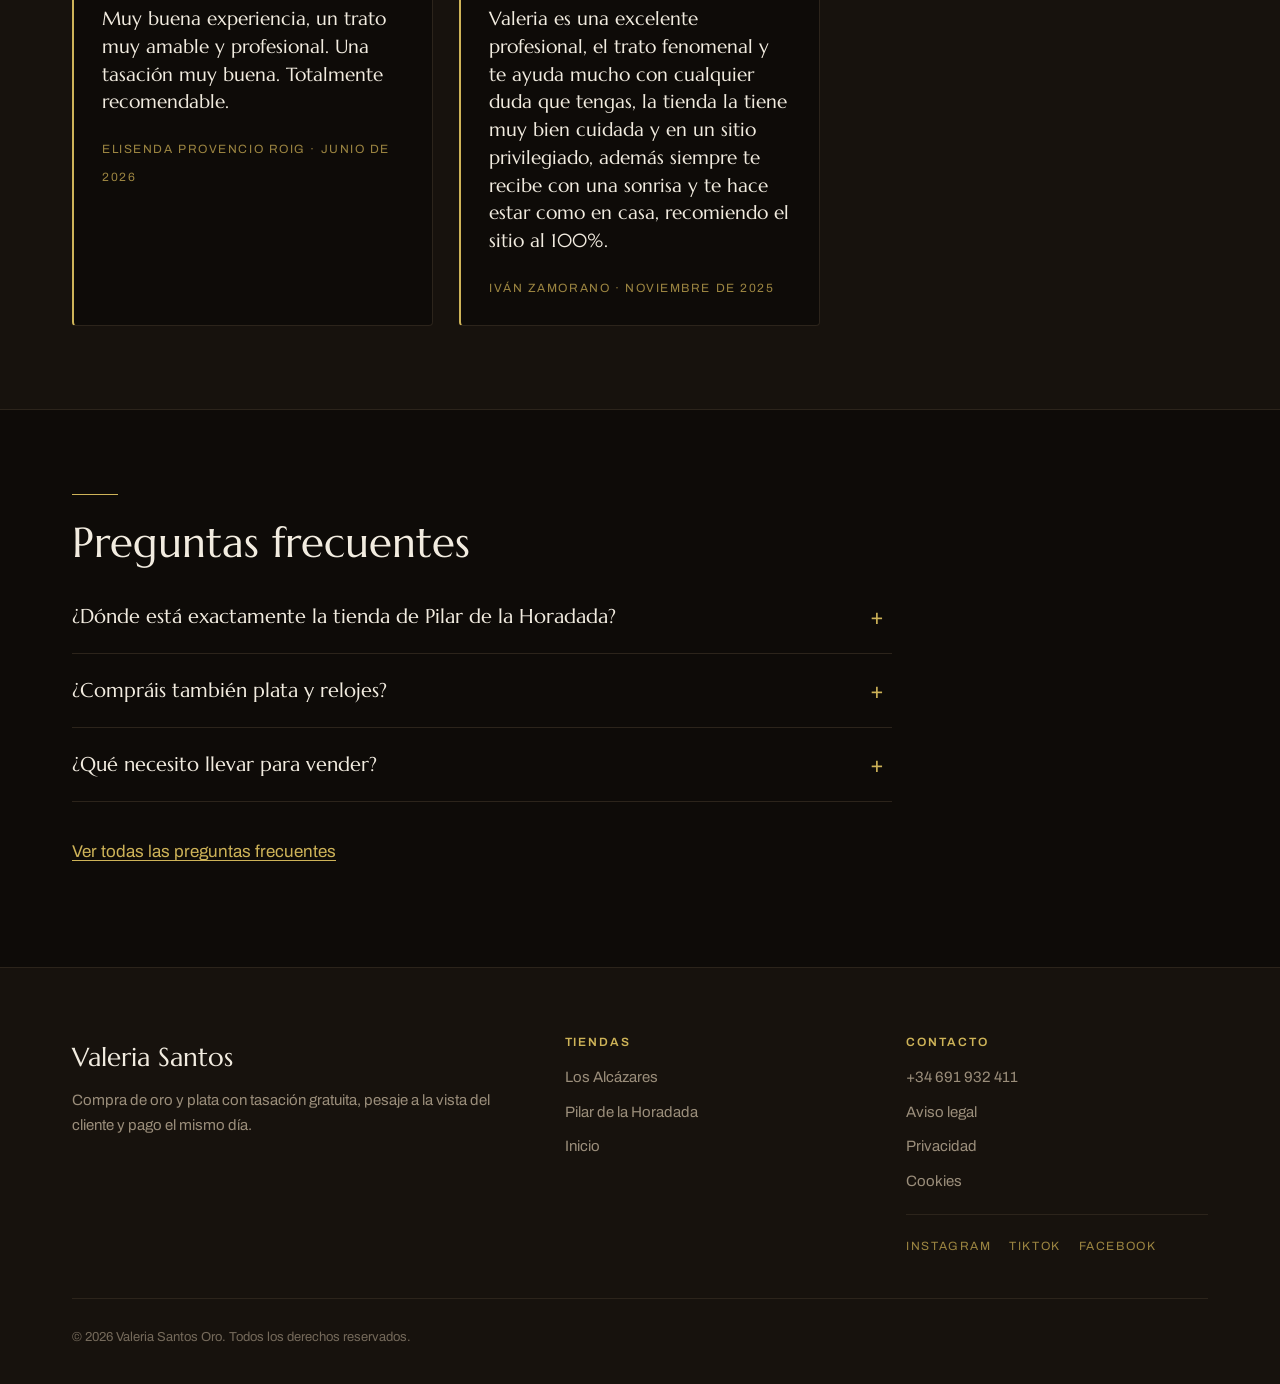
<file: public/compro-oro-pilar-de-la-horadada.html>
<!DOCTYPE html>
<html lang="es">
<head>
<meta charset="utf-8">
<meta name="viewport" content="width=device-width, initial-scale=1">
<title>Compro oro en Pilar de la Horadada | Tasación gratuita · Valeria Santos Oro</title>
<meta name="description" content="Compramos oro y plata en Pilar de la Horadada, en la calle Calvo Sotelo. Tasación gratuita, pesaje a tu vista en balanza homologada y pago el mismo día.">
<link rel="canonical" href="https://valeriasantosoro.com/compro-oro-pilar-de-la-horadada.html">
<meta property="og:title" content="Compro oro en Pilar de la Horadada | Valeria Santos Oro">
<meta property="og:description" content="Tasación gratuita y sin compromiso. Pesamos delante de ti y pagamos el mismo día.">
<meta property="og:type" content="website">
<meta property="og:url" content="https://valeriasantosoro.com/compro-oro-pilar-de-la-horadada.html">
<meta property="og:image" content="https://valeriasantosoro.com/assets/img/portada.jpg">
<meta property="og:locale" content="es_ES">
<link rel="stylesheet" href="assets/css/fuentes.css">
<script>document.documentElement.className += ' js';</script>
<link rel="icon" href="favicon.png" type="image/png">
<link rel="apple-touch-icon" href="favicon.png">
<link rel="stylesheet" href="assets/css/estilo.css">
<script type="application/ld+json">
{
  "@context": "https://schema.org",
  "@type": "JewelryStore",
  "name": "Valeria Santos Oro — Pilar de la Horadada",
  "url": "https://valeriasantosoro.com/compro-oro-pilar-de-la-horadada.html",
  "telephone": "+34691932411",
  "priceRange": "€€",
  "currenciesAccepted": "EUR",
  "address": {
    "@type": "PostalAddress",
    "streetAddress": "C/ Calvo Sotelo, 4, local 2",
    "addressLocality": "Pilar de la Horadada",
    "postalCode": "03190",
    "addressRegion": "Alicante",
    "addressCountry": "ES"
  },
  "geo": {
    "@type": "GeoCoordinates",
    "latitude": 37.8630323,
    "longitude": -0.7899997
  },
  "parentOrganization": {
    "@type": "Organization",
    "name": "Valeria Santos Oro",
    "url": "https://valeriasantosoro.com/"
  },
  "sameAs": [
    "https://www.instagram.com/valeriasantosoro/",
    "https://www.tiktok.com/@valeriasantosoro",
    "https://www.facebook.com/valeriasantosoro"
  ]
}
</script>










































































<script type="application/ld+json" data-faq>
{
  "@context": "https://schema.org",
  "@type": "FAQPage",
  "mainEntity": [
    {
      "@type": "Question",
      "name": "¿Dónde está exactamente la tienda de Pilar de la Horadada?",
      "acceptedAnswer": {
        "@type": "Answer",
        "text": "En la calle Calvo Sotelo, 4, local 2. Tienes el mapa y el botón de \"Cómo llegar\" un poco más abajo en esta misma página."
      }
    },
    {
      "@type": "Question",
      "name": "¿Compráis también plata y relojes?",
      "acceptedAnswer": {
        "@type": "Answer",
        "text": "Sí. Además de joyas de oro, compramos plata de ley, cuberterías, monedas de inversión, lingotes, relojes de alta gama y joyería con diamantes."
      }
    },
    {
      "@type": "Question",
      "name": "¿Qué necesito llevar para vender?",
      "acceptedAnswer": {
        "@type": "Answer",
        "text": "Tu DNI o NIE en vigor. Es obligatorio: toda compra de metales preciosos queda registrada con los datos del vendedor."
      }
    }
  ]
}
</script>
</head>
<body>

<header class="cabecera">
  <div class="contenedor cabecera__fila">
    <a class="marca" href="index.html">
      <img class="marca__logo" src="assets/img/logo.png" alt="" width="300" height="300">
      <span class="marca__nombre">Valeria Santos</span>
      <span class="marca__rotulo">COMPRA DE ORO Y PLATA</span>
    </a>
    <button class="menu-boton" type="button" aria-expanded="false" aria-controls="menu-principal">
      <span class="menu-boton__barras"><i></i><i></i><i></i></span>
      <span class="menu-boton__texto">Menú</span>
    </button>
    <nav class="menu" id="menu-principal" aria-label="Principal">
      <a href="#compramos">Qué compramos</a>
      <a href="#tienda">La tienda</a>
      <a href="#preguntas">Preguntas</a>
      <a href="compro-oro-los-alcazares.html">Los Alcázares</a>
      <a href="index.html">Inicio</a>
      <a class="menu__tel" href="tel:+34691932411" data-enlace="telefono" data-dato="telefono">+34 691 932 411</a>
    </nav>
    <div class="contacto-cabecera">
      <span class="contacto-cabecera__nota">Tasación gratuita</span>
      <a class="tel-cabecera" href="tel:+34691932411" data-enlace="telefono" data-dato="telefono">+34 691 932 411</a>
    </div>
  </div>
</header>

<main>

  <section class="portada">
    <div class="contenedor portada__rejilla">
      <div>
        <h1 data-anim>Compramos oro y plata en Pilar de la Horadada</h1>
        <p class="portada__entrada" data-anim>Estamos en la calle Calvo Sotelo, a un paso del centro. Traes tus piezas, las pesamos delante de ti y sales con el dinero. La tasación es gratuita y no tienes que vender si el precio no te convence.</p>
        <div class="acciones" data-anim>
          <a class="boton boton--oro" href="index.html#tasacion">Pedir tasación gratuita</a>
          <a class="boton boton--linea" href="tel:+34691932411" data-enlace="telefono">Llamar ahora</a>
        </div>
      </div>

      <div class="portada__foto foto" data-anim="escala">
        <img src="assets/img/portada.jpg" alt="Lingotes de oro apilados" width="1280" height="960">
      </div>

      <aside class="tablon" data-anim="der" aria-labelledby="titulo-tablon">
        <div class="tablon__cabeza">
          <span class="tablon__titulo" id="titulo-tablon">Cotización del oro hoy</span>
          <span class="tablon__fecha" data-dato="fechaPrecios">Actualizado el 28/11/2026</span>
        </div>
        <ul class="tablon__lista">
          <li><span class="tablon__quilate">Oro 24 kt <span>(999)</span></span><span class="tablon__precio" data-dato="oro24">106,99 €/g</span></li>
          <li><span class="tablon__quilate">Oro 22 kt <span>(916)</span></span><span class="tablon__precio" data-dato="oro22">98,10 €/g</span></li>
          <li><span class="tablon__quilate">Oro 18 kt <span>(750)</span></span><span class="tablon__precio" data-dato="oro18">80,33 €/g</span></li>
          <li><span class="tablon__quilate">Oro 14 kt <span>(585)</span></span><span class="tablon__precio" data-dato="oro14">62,65 €/g</span></li>
          <li><span class="tablon__quilate">Oro 9 kt <span>(375)</span></span><span class="tablon__precio" data-dato="oro9">40,16 €/g</span></li>
          <li><span class="tablon__quilate">Plata <span>(925)</span></span><span class="tablon__precio" data-dato="plata925">1,17 €/g</span></li>
        </ul>
        <p class="tablon__nota">Es el valor de mercado del metal puro por gramo, una aproximación de cómo está el oro hoy. <b>No es una oferta ni el precio que se paga en tienda</b>: el importe real se fija después de comprobar la pureza y pesar cada pieza, y puede ser distinto.</p>
      </aside>
    </div>
  </section>

  <div class="franja">
    <div class="contenedor franja__rejilla">
      <p class="franja__dato" data-anim><b>Gratis</b><span>Tasación sin compromiso, vendas o no</span></p>
      <p class="franja__dato" data-anim><b>El mismo día</b><span>Cobras en cuanto aceptas el precio</span></p>
      <p class="franja__dato" data-anim><b>A tu vista</b><span>Balanza homologada sobre el mostrador</span></p>
    </div>
  </div>

  <section class="seccion seccion--hueso" id="compramos">
    <div class="contenedor">
      <hr class="regla" data-anim>
      <h2 data-anim>Qué compramos en Pilar de la Horadada</h2>
      <p class="seccion__intro" data-anim>No hay cantidad mínima. Un pendiente suelto se tasa igual que una colección entera. Damos servicio a toda la Vega Baja y al norte de la Región de Murcia: Torre de la Horadada, Mil Palmeras, Pinar de Campoverde, San Pedro del Pinatar y Torrevieja.</p>

      <div class="piezas">
        <article class="pieza" data-anim>
          <span class="pieza__ley">18 kt · 14 kt · 9 kt</span>
          <h3>Joyas de oro</h3>
          <p>Anillos, cadenas, pulseras, medallas y pendientes. También piezas rotas o sin pareja.</p>
        </article>
        <article class="pieza" data-anim>
          <span class="pieza__ley">999 · 916</span>
          <h3>Monedas de inversión</h3>
          <p>Krugerrand, Maple Leaf, soberanos y alfonsinas. Por peso y, si procede, por su valor numismático.</p>
        </article>
        <article class="pieza" data-anim>
          <span class="pieza__ley">999,9</span>
          <h3>Lingotes</h3>
          <p>Lingotes certificados de cualquier gramaje, con o sin su blíster original.</p>
        </article>
        <article class="pieza" data-anim>
          <span class="pieza__ley">925 · 800</span>
          <h3>Plata</h3>
          <p>Cuberterías, bandejas, marcos y monedas. También oro dental.</p>
        </article>
        <article class="pieza" data-anim>
          <span class="pieza__ley">Tasación aparte</span>
          <h3>Relojes de alta gama</h3>
          <p>Relojería de marca, con o sin caja y papeles. Se valora la pieza completa, no solo el metal.</p>
        </article>
        <article class="pieza" data-anim>
          <span class="pieza__ley">Tasación aparte</span>
          <h3>Joyería y diamantes</h3>
          <p>Sortijas de brillantes, piezas de firma y joyería exclusiva. Gemas y montaje se tasan por separado.</p>
        </article>
      </div>
    </div>
  </section>

  <section class="seccion" id="tienda">
    <div class="contenedor">
      <hr class="regla" data-anim>
      <h2 data-anim>La tienda de Pilar de la Horadada</h2>
      <p class="seccion__intro" data-anim>Sin cita previa, en horario comercial.</p>
      <!-- PENDIENTE: el horario de esta tienda sigue sin confirmar. Por eso
           NO se declara en los datos estructurados: publicar un horario sin
           verificar haría que Google lo mostrara mal en las búsquedas. -->

      <div class="tienda" data-anim data-sede="1">
        <div>
          <h3 data-sede-campo="nombre">Pilar de la Horadada</h3>
          <span class="estado" data-sede-estado hidden><i></i><b></b></span>
          <p data-sede-campo="direccion">C/ Calvo Sotelo, 4, local 2 · 03190 Pilar de la Horadada, Alicante</p>
          <div class="acciones-sede">
            <a class="accion accion--tel" data-sede-campo="telefono" data-sede-enlace="telefono" href="tel:+34691932411">+34 691 932 411</a>
            <a class="accion accion--mapa" data-sede-enlace="comollegar" target="_blank" rel="noopener" href="https://www.google.com/maps/dir/?api=1&amp;destination=37.8630323%2C-0.7899997">Cómo llegar</a>
          </div>
          <ul class="horario" data-sede-horario>
            <li><span>Lunes a viernes</span><span>10:00 – 14:00 / 17:00 – 20:00</span></li>
            <li><span>Sábados</span><span>10:00 – 14:00</span></li>
            <li><span>Domingos</span><span>Cerrado</span></li>
          </ul>
        </div>
        <div class="sede__media">
          <div class="sede__foto foto" data-sede-foto hidden><img alt="" loading="lazy"></div>
          <iframe class="mapa" data-sede-mapa title="Mapa de la tienda de Pilar de la Horadada" loading="lazy" referrerpolicy="no-referrer-when-downgrade" src="https://maps.google.com/maps?q=37.8630323,-0.7899997&amp;z=17&amp;hl=es&amp;output=embed"></iframe>
        </div>
      </div>
    </div>
  </section>

  <section class="seccion seccion--hueso">
    <div class="contenedor">
      <hr class="regla" data-anim>
      <h2 data-anim>Lo que dicen los clientes</h2>
      <p class="seccion__intro" data-anim>Reseñas reales recogidas en la ficha de Google del establecimiento.</p>

      <div class="resenas">
        <blockquote class="resena" data-anim>
          <span class="estrellas" role="img" aria-label="5 de 5 estrellas">★★★★★</span>
          <p>Muy buena experiencia, un trato muy amable y profesional. Una tasación muy buena. Totalmente recomendable.</p>
          <cite>Elisenda Provencio Roig · Junio de 2026</cite>
        </blockquote>
        <blockquote class="resena" data-anim>
          <span class="estrellas" role="img" aria-label="5 de 5 estrellas">★★★★★</span>
          <p>Valeria es una excelente profesional, el trato fenomenal y te ayuda mucho con cualquier duda que tengas, la tienda la tiene muy bien cuidada y en un sitio privilegiado, además siempre te recibe con una sonrisa y te hace estar como en casa, recomiendo el sitio al 100%.</p>
          <cite>Iván Zamorano · Noviembre de 2025</cite>
        </blockquote>
      </div>
    </div>
  </section>

  <section class="seccion" id="preguntas">
    <div class="contenedor">
      <hr class="regla" data-anim>
      <h2 data-anim>Preguntas frecuentes</h2>

      <div class="preguntas" data-anim>
        <details>
          <summary>¿Dónde está exactamente la tienda de Pilar de la Horadada?</summary>
          <p>En la calle Calvo Sotelo, 4, local 2. Tienes el mapa y el botón de "Cómo llegar" un poco más abajo en esta misma página.</p>
        </details>
        <details>
          <summary>¿Compráis también plata y relojes?</summary>
          <p>Sí. Además de joyas de oro, compramos plata de ley, cuberterías, monedas de inversión, lingotes, relojes de alta gama y joyería con diamantes.</p>
        </details>
        <details>
          <summary>¿Qué necesito llevar para vender?</summary>
          <p>Tu DNI o NIE en vigor. Es obligatorio: toda compra de metales preciosos queda registrada con los datos del vendedor.</p>
        </details>
      </div>

      <p style="margin-top:36px"><a href="index.html#preguntas">Ver todas las preguntas frecuentes</a></p>
    </div>
  </section>

</main>

<footer class="pie">
  <div class="contenedor">
    <div class="pie__rejilla">
      <div>
        <p class="pie__marca">Valeria Santos</p>
        <p>Compra de oro y plata con tasación gratuita, pesaje a la vista del cliente y pago el mismo día.</p>
      </div>
      <div>
        <h4>Tiendas</h4>
        <ul>
          <li><a href="compro-oro-los-alcazares.html">Los Alcázares</a></li>
          <li><a href="compro-oro-pilar-de-la-horadada.html">Pilar de la Horadada</a></li>
          <li><a href="index.html">Inicio</a></li>
        </ul>
      </div>
      <div>
        <h4>Contacto</h4>
        <ul>
          <li><a href="tel:+34691932411" data-enlace="telefono" data-dato="telefono">+34 691 932 411</a></li>
          <li><a href="aviso-legal.html">Aviso legal</a></li>
          <li><a href="privacidad.html">Privacidad</a></li>
          <li><a href="politica-cookies.html">Cookies</a></li>
        </ul>
        <ul class="redes" data-redes>
          <li><a href="https://www.instagram.com/valeriasantosoro/" target="_blank" rel="noopener">Instagram</a></li>
          <li><a href="https://www.tiktok.com/@valeriasantosoro" target="_blank" rel="noopener">TikTok</a></li>
          <li><a href="https://www.facebook.com/valeriasantosoro" target="_blank" rel="noopener">Facebook</a></li>
        </ul>
      </div>
    </div>
    <p class="pie__legal">© <span data-anio>2026</span> Valeria Santos Oro. Todos los derechos reservados.</p>
  </div>
</footer>

<nav class="barra" aria-label="Contacto rápido">
  <a href="tel:+34691932411" data-enlace="telefono">Llamar</a>
  <a href="https://wa.me/34691932411?text=Hola%2C%20me%20gustar%C3%ADa%20pedir%20una%20tasaci%C3%B3n%20orientativa." data-enlace="whatsapp" target="_blank" rel="noopener">WhatsApp</a>
</nav>

<script src="assets/js/main.js"></script>
</body>
</html>
</file>
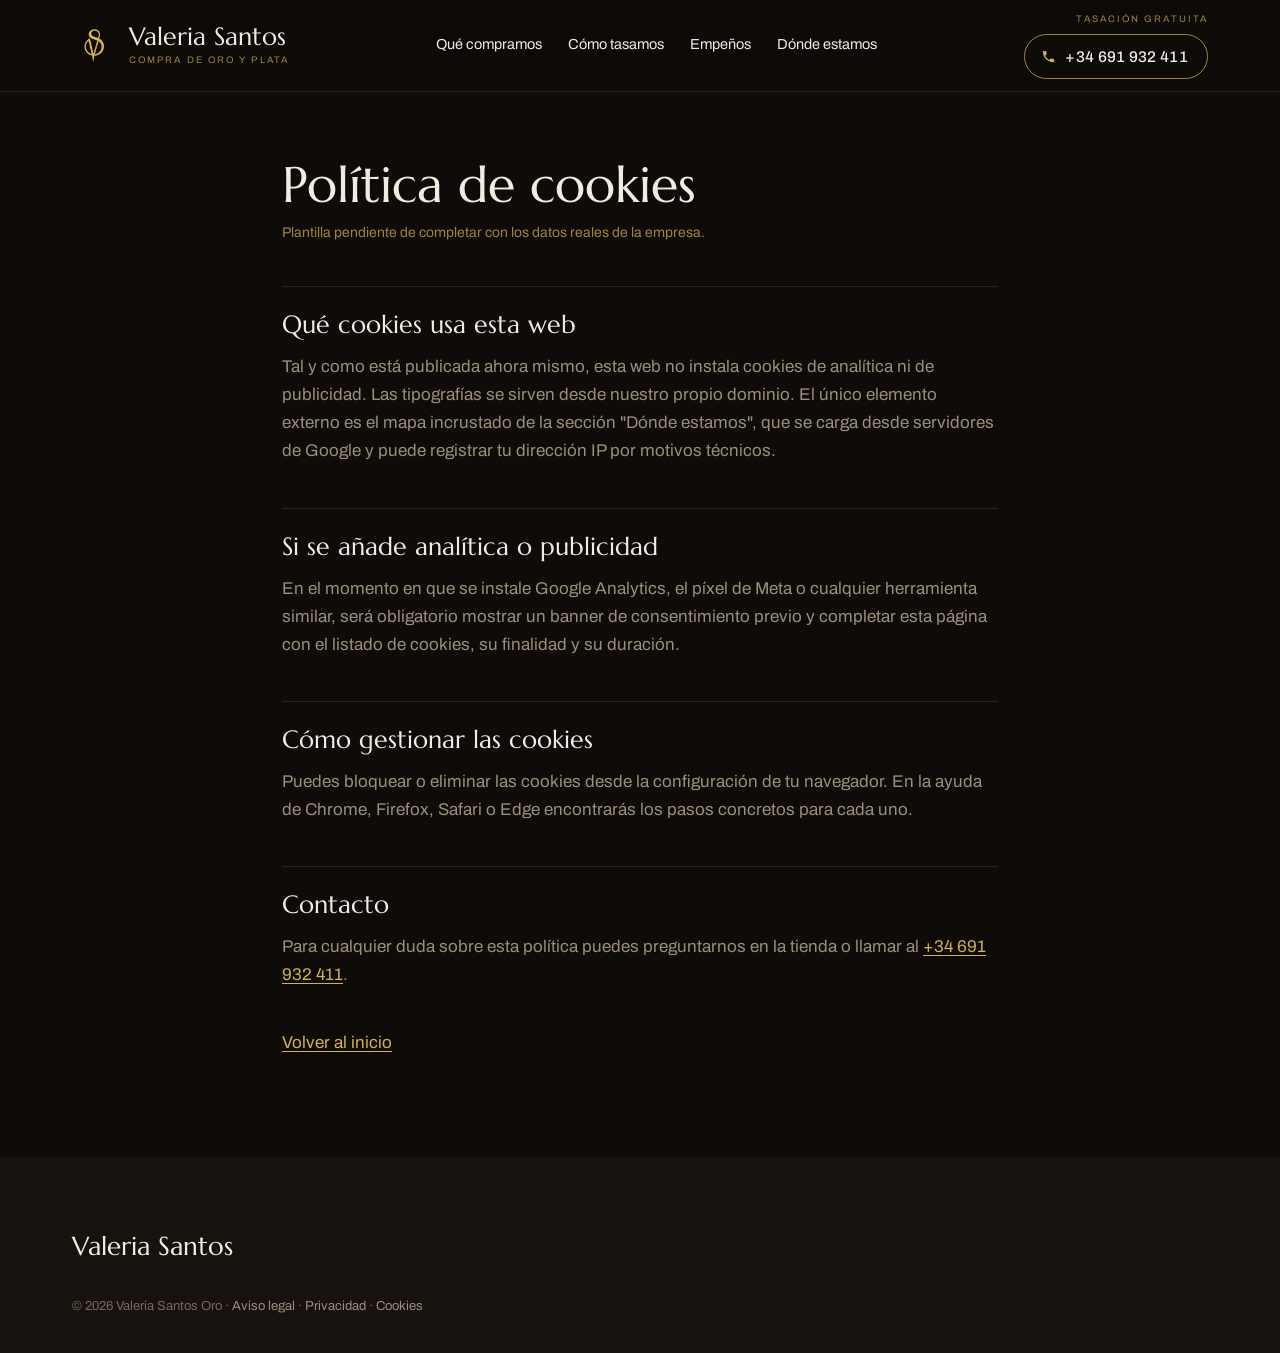
<file: public/politica-cookies.html>
<!DOCTYPE html>
<html lang="es">
<head>
<meta charset="utf-8">
<meta name="viewport" content="width=device-width, initial-scale=1">
<title>Política de cookies | Valeria Santos Oro</title>
<meta name="robots" content="noindex, follow">
<link rel="stylesheet" href="assets/css/fuentes.css">
<script>document.documentElement.className += ' js';</script>
<link rel="icon" href="favicon.png" type="image/png">
<link rel="apple-touch-icon" href="favicon.png">
<link rel="stylesheet" href="assets/css/estilo.css">
</head>
<body>

<header class="cabecera">
  <div class="contenedor cabecera__fila">
    <a class="marca" href="index.html">
      <img class="marca__logo" src="assets/img/logo.png" alt="" width="300" height="300">
      <span class="marca__nombre">Valeria Santos</span>
      <span class="marca__rotulo">Compra de oro y plata</span>
    </a>
    <button class="menu-boton" type="button" aria-expanded="false" aria-controls="menu-principal">
      <span class="menu-boton__barras"><i></i><i></i><i></i></span>
      <span class="menu-boton__texto">Menú</span>
    </button>
    <nav class="menu" id="menu-principal" aria-label="Principal">
      <a href="index.html#compramos">Qué compramos</a>
      <a href="index.html#proceso">Cómo tasamos</a>
      <a href="index.html#empenos">Empeños</a>
      <a href="index.html#tienda">Dónde estamos</a>
      <a class="menu__tel" href="tel:+34691932411" data-enlace="telefono" data-dato="telefono">+34 691 932 411</a>
    </nav>
    <div class="contacto-cabecera">
      <span class="contacto-cabecera__nota">Tasación gratuita</span>
      <a class="tel-cabecera" href="tel:+34691932411" data-enlace="telefono" data-dato="telefono">+34 691 932 411</a>
    </div>
  </div>
</header>

<main class="contenedor legal">
<h1>Política de cookies</h1>
<p class="fecha">Plantilla pendiente de completar con los datos reales de la empresa.</p>

<h2>Qué cookies usa esta web</h2>
<p>Tal y como está publicada ahora mismo, esta web no instala cookies de analítica ni de publicidad. Las tipografías se sirven desde nuestro propio dominio. El único elemento externo es el mapa incrustado de la sección "Dónde estamos", que se carga desde servidores de Google y puede registrar tu dirección IP por motivos técnicos.</p>

<h2>Si se añade analítica o publicidad</h2>
<p>En el momento en que se instale Google Analytics, el píxel de Meta o cualquier herramienta similar, será obligatorio mostrar un banner de consentimiento previo y completar esta página con el listado de cookies, su finalidad y su duración.</p>

<h2>Cómo gestionar las cookies</h2>
<p>Puedes bloquear o eliminar las cookies desde la configuración de tu navegador. En la ayuda de Chrome, Firefox, Safari o Edge encontrarás los pasos concretos para cada uno.</p>

<h2>Contacto</h2>
<p>Para cualquier duda sobre esta política puedes preguntarnos en la tienda o llamar al <a href="tel:+34691932411" data-enlace="telefono" data-dato="telefono">+34 691 932 411</a>.</p>
<p style="margin-top:40px"><a href="index.html">Volver al inicio</a></p>
</main>

<footer class="pie">
  <div class="contenedor">
    <p class="pie__marca">Valeria Santos</p>
    <p class="pie__legal">© <span data-anio>2026</span> Valeria Santos Oro ·
      <a href="aviso-legal.html">Aviso legal</a> ·
      <a href="privacidad.html">Privacidad</a> ·
      <a href="politica-cookies.html">Cookies</a>
    </p>
  </div>
</footer>

<script src="assets/js/main.js"></script>
</body>
</html>
</file>
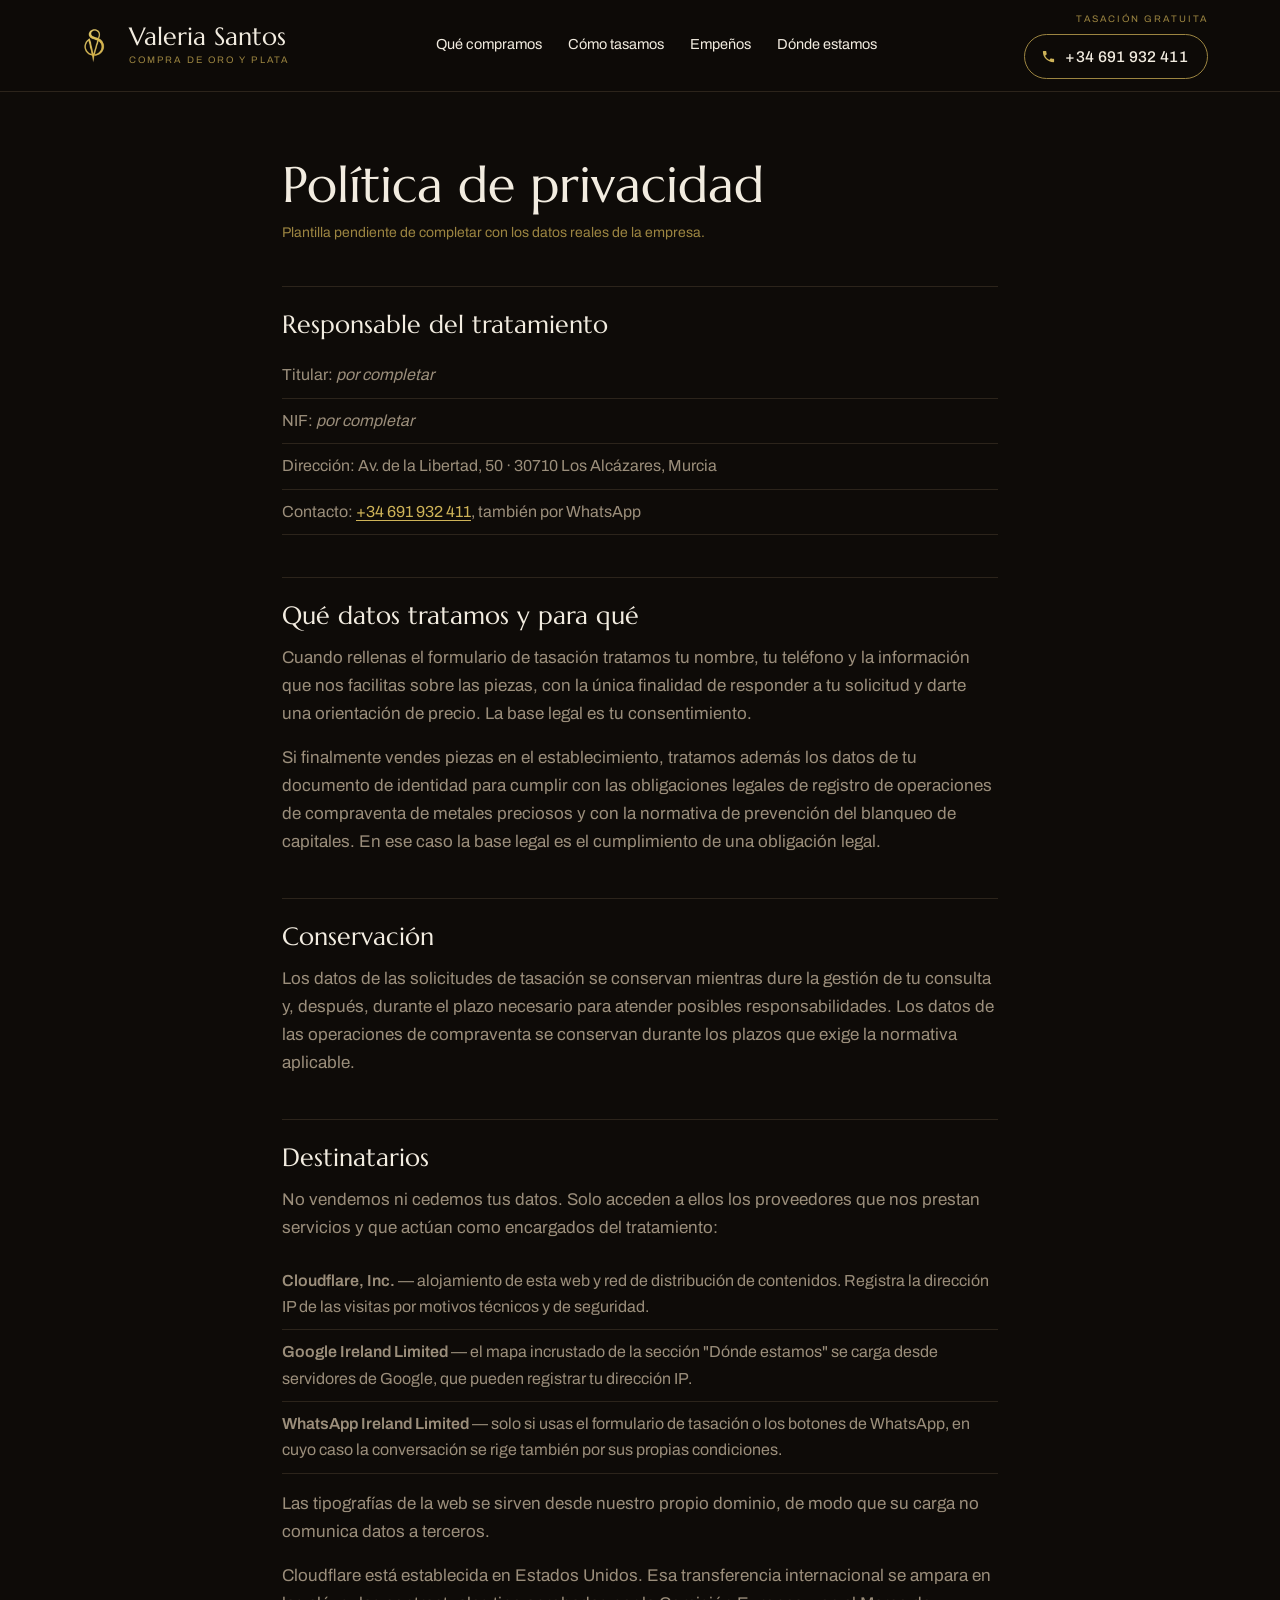
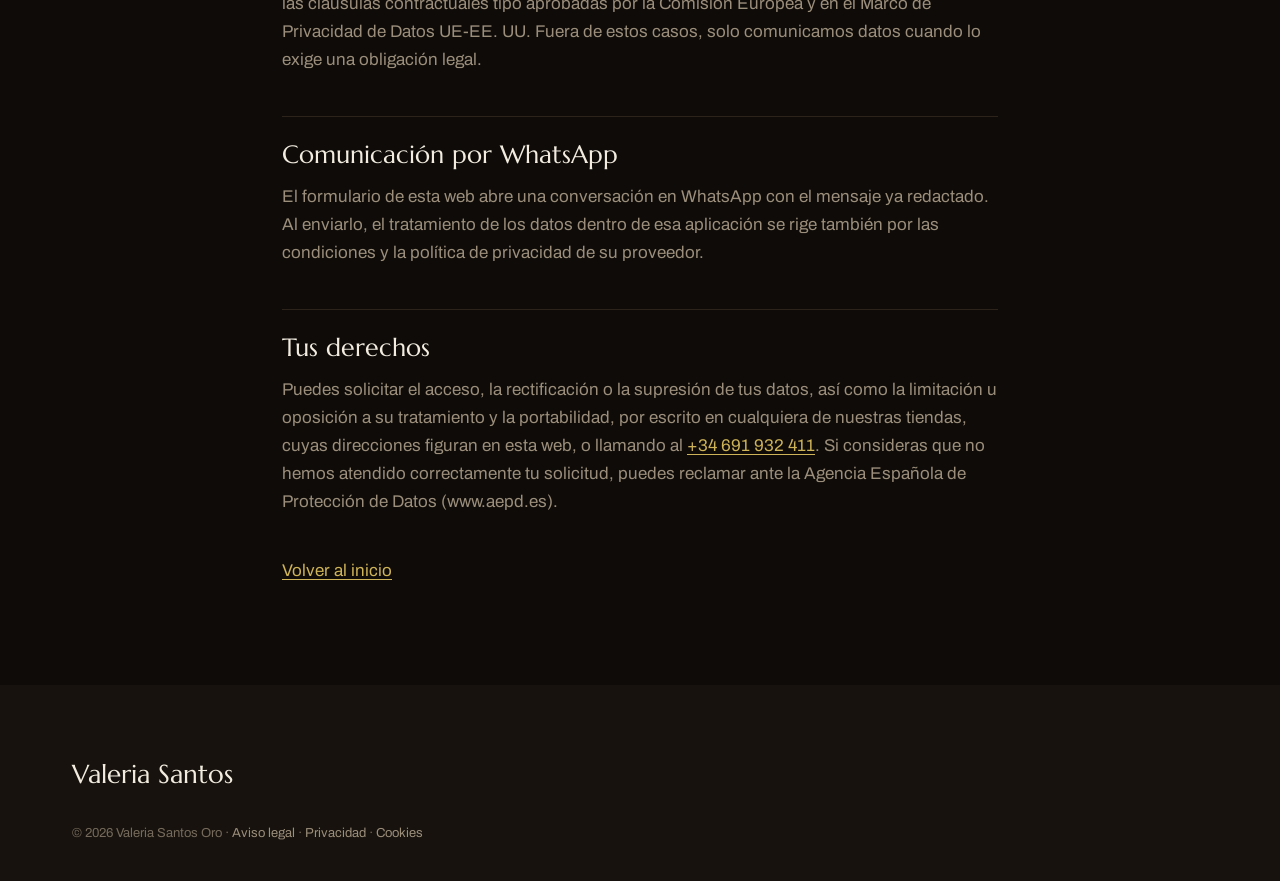
<file: public/privacidad.html>
<!DOCTYPE html>
<html lang="es">
<head>
<meta charset="utf-8">
<meta name="viewport" content="width=device-width, initial-scale=1">
<title>Política de privacidad | Valeria Santos Oro</title>
<meta name="robots" content="noindex, follow">
<link rel="stylesheet" href="assets/css/fuentes.css">
<script>document.documentElement.className += ' js';</script>
<link rel="icon" href="favicon.png" type="image/png">
<link rel="apple-touch-icon" href="favicon.png">
<link rel="stylesheet" href="assets/css/estilo.css">
</head>
<body>

<header class="cabecera">
  <div class="contenedor cabecera__fila">
    <a class="marca" href="index.html">
      <img class="marca__logo" src="assets/img/logo.png" alt="" width="300" height="300">
      <span class="marca__nombre">Valeria Santos</span>
      <span class="marca__rotulo">Compra de oro y plata</span>
    </a>
    <button class="menu-boton" type="button" aria-expanded="false" aria-controls="menu-principal">
      <span class="menu-boton__barras"><i></i><i></i><i></i></span>
      <span class="menu-boton__texto">Menú</span>
    </button>
    <nav class="menu" id="menu-principal" aria-label="Principal">
      <a href="index.html#compramos">Qué compramos</a>
      <a href="index.html#proceso">Cómo tasamos</a>
      <a href="index.html#empenos">Empeños</a>
      <a href="index.html#tienda">Dónde estamos</a>
      <a class="menu__tel" href="tel:+34691932411" data-enlace="telefono" data-dato="telefono">+34 691 932 411</a>
    </nav>
    <div class="contacto-cabecera">
      <span class="contacto-cabecera__nota">Tasación gratuita</span>
      <a class="tel-cabecera" href="tel:+34691932411" data-enlace="telefono" data-dato="telefono">+34 691 932 411</a>
    </div>
  </div>
</header>

<main class="contenedor legal">
<h1>Política de privacidad</h1>
<p class="fecha">Plantilla pendiente de completar con los datos reales de la empresa.</p>

<h2>Responsable del tratamiento</h2>
<ul>
  <li>Titular: <span class="pendiente">por completar</span></li>  <!-- PENDIENTE: razón social exacta -->
  <li>NIF: <span class="pendiente">por completar</span></li>  <!-- PENDIENTE: NIF o CIF -->
  <li>Dirección: Av. de la Libertad, 50 · 30710 Los Alcázares, Murcia</li>  <!-- PENDIENTE: es la dirección de la tienda; si el domicilio fiscal es otro, cambiar -->
  <li>Contacto: <a href="tel:+34691932411" data-enlace="telefono" data-dato="telefono">+34 691 932 411</a>, también por WhatsApp</li>  <!-- PENDIENTE: añadir el correo cuando exista -->
</ul>

<h2>Qué datos tratamos y para qué</h2>
<p>Cuando rellenas el formulario de tasación tratamos tu nombre, tu teléfono y la información que nos facilitas sobre las piezas, con la única finalidad de responder a tu solicitud y darte una orientación de precio. La base legal es tu consentimiento.</p>
<p>Si finalmente vendes piezas en el establecimiento, tratamos además los datos de tu documento de identidad para cumplir con las obligaciones legales de registro de operaciones de compraventa de metales preciosos y con la normativa de prevención del blanqueo de capitales. En ese caso la base legal es el cumplimiento de una obligación legal.</p>

<h2>Conservación</h2>
<p>Los datos de las solicitudes de tasación se conservan mientras dure la gestión de tu consulta y, después, durante el plazo necesario para atender posibles responsabilidades. Los datos de las operaciones de compraventa se conservan durante los plazos que exige la normativa aplicable.</p>

<h2>Destinatarios</h2>
<p>No vendemos ni cedemos tus datos. Solo acceden a ellos los proveedores que nos prestan servicios y que actúan como encargados del tratamiento:</p>
<ul>
  <li><b>Cloudflare, Inc.</b> — alojamiento de esta web y red de distribución de contenidos. Registra la dirección IP de las visitas por motivos técnicos y de seguridad.</li>
  <li><b>Google Ireland Limited</b> — el mapa incrustado de la sección "Dónde estamos" se carga desde servidores de Google, que pueden registrar tu dirección IP.</li>
  <li><b>WhatsApp Ireland Limited</b> — solo si usas el formulario de tasación o los botones de WhatsApp, en cuyo caso la conversación se rige también por sus propias condiciones.</li>
</ul>
<p>Las tipografías de la web se sirven desde nuestro propio dominio, de modo que su carga no comunica datos a terceros.</p>
<p>Cloudflare está establecida en Estados Unidos. Esa transferencia internacional se ampara en las cláusulas contractuales tipo aprobadas por la Comisión Europea y en el Marco de Privacidad de Datos UE-EE. UU. Fuera de estos casos, solo comunicamos datos cuando lo exige una obligación legal.</p>

<h2>Comunicación por WhatsApp</h2>
<p>El formulario de esta web abre una conversación en WhatsApp con el mensaje ya redactado. Al enviarlo, el tratamiento de los datos dentro de esa aplicación se rige también por las condiciones y la política de privacidad de su proveedor.</p>

<h2>Tus derechos</h2>
<p>Puedes solicitar el acceso, la rectificación o la supresión de tus datos, así como la limitación u oposición a su tratamiento y la portabilidad, por escrito en cualquiera de nuestras tiendas, cuyas direcciones figuran en esta web, o llamando al <a href="tel:+34691932411" data-enlace="telefono" data-dato="telefono">+34 691 932 411</a>. Si consideras que no hemos atendido correctamente tu solicitud, puedes reclamar ante la Agencia Española de Protección de Datos (www.aepd.es).</p>
<p style="margin-top:40px"><a href="index.html">Volver al inicio</a></p>
</main>

<footer class="pie">
  <div class="contenedor">
    <p class="pie__marca">Valeria Santos</p>
    <p class="pie__legal">© <span data-anio>2026</span> Valeria Santos Oro ·
      <a href="aviso-legal.html">Aviso legal</a> ·
      <a href="privacidad.html">Privacidad</a> ·
      <a href="politica-cookies.html">Cookies</a>
    </p>
  </div>
</footer>

<script src="assets/js/main.js"></script>
</body>
</html>
</file>
<file: assets/css/estilo.css>
/* ==========================================================================
   Valeria Santos Oro — hoja de estilo única
   v3: registro oscuro. El fondo es negro cálido en toda la web, no solo en
   una banda, y el oro se reserva para precios, botones y filetes.
   Los colores y las tipografías están en :root.
   ========================================================================== */

:root{
  /* Negros cálidos, de más hondo a más claro */
  --negro:      #0e0b08;   /* fondo general */
  --carbon:     #17120d;   /* superficie elevada: tablón, tarjetas */
  --carbon-2:   #201a13;   /* campos de formulario, estados hover */

  /* Oro muestreado del propio monograma VS de la clienta */
  --oro:        #ceb358;   /* tono medio: acento principal */
  --oro-claro:  #ebc968;   /* reflejo: hover y cifras */
  --oro-hondo:  #9c8541;   /* sombra: filetes y bordes */

  --marfil:     #f2ece0;   /* texto principal sobre negro */
  --tenue:      #9b8e7b;   /* texto secundario */
  --linea:      #2c241b;   /* separadores */
  --aviso:      #ceb358;   /* marcador de los huecos legales */

  --serif: 'Marcellus', 'Optima', 'Palatino Linotype', Georgia, serif;
  --sans:  'Archivo', 'Helvetica Neue', Arial, sans-serif;

  --radio: 4px;            /* paneles: apenas redondeados */

  /* Auricular para la píldora del teléfono */
  --icono-tel: url("data:image/svg+xml,%3Csvg xmlns='http://www.w3.org/2000/svg' viewBox='0 0 24 24'%3E%3Cpath fill='%23000' d='M6.6 10.8c1.4 2.8 3.8 5.2 6.6 6.6l2.2-2.2c.3-.3.7-.4 1-.2 1.1.4 2.4.6 3.6.6.6 0 1 .4 1 1V20c0 .6-.4 1-1 1C10.4 21 3 13.6 3 4c0-.6.4-1 1-1h3.5c.6 0 1 .4 1 1 0 1.3.2 2.5.6 3.6.1.4 0 .8-.2 1l-2.3 2.2z'/%3E%3C/svg%3E");
  --icono-mapa: url("data:image/svg+xml,%3Csvg xmlns='http://www.w3.org/2000/svg' viewBox='0 0 24 24'%3E%3Cpath fill='%23000' d='M12 2C8.1 2 5 5.1 5 9c0 5.25 7 13 7 13s7-7.75 7-13c0-3.9-3.1-7-7-7zm0 9.5A2.5 2.5 0 1 1 12 6.5a2.5 2.5 0 0 1 0 5z'/%3E%3C/svg%3E");
  --icono-wa: url("data:image/svg+xml,%3Csvg xmlns='http://www.w3.org/2000/svg' viewBox='0 0 24 24'%3E%3Cpath fill='%23000' d='M12.04 2C6.58 2 2.13 6.45 2.13 11.91c0 1.75.46 3.45 1.32 4.95L2 22l5.25-1.38a9.9 9.9 0 0 0 4.79 1.22c5.46 0 9.91-4.45 9.91-9.91 0-2.65-1.03-5.14-2.9-7.01A9.82 9.82 0 0 0 12.04 2zm5.8 14.16c-.25.69-1.44 1.31-1.98 1.36-.53.05-1.02.24-3.44-.72-2.9-1.14-4.74-4.1-4.88-4.29-.14-.19-1.16-1.55-1.16-2.95 0-1.4.73-2.09.99-2.37.26-.28.57-.35.76-.35h.54c.17 0 .41-.07.64.49.23.56.79 1.94.86 2.08.07.14.12.3.02.49-.09.19-.14.3-.28.47-.14.16-.29.36-.42.49-.14.14-.28.29-.12.57.16.28.72 1.19 1.55 1.93 1.07.95 1.97 1.25 2.25 1.39.28.14.44.12.61-.07.16-.19.7-.82.89-1.1.19-.28.37-.23.63-.14.26.09 1.64.77 1.92.91.28.14.47.21.54.33.07.12.07.68-.18 1.37z'/%3E%3C/svg%3E");
  --radio-pildora: 999px;  /* botones: píldora completa */
  --curva: cubic-bezier(.22,.61,.36,1);   /* salida suave */
  --ancho: 1180px;
  --cabecera-alto: 78px;
}

/* --------------------------------------------------------------- Base -- */

*,*::before,*::after{ box-sizing:border-box; }

html{
  scroll-behavior:smooth;
  scroll-padding-top:calc(var(--cabecera-alto) + 16px);
  -webkit-text-size-adjust:100%;
  background:var(--negro);
}

@media (prefers-reduced-motion: reduce){
  html{ scroll-behavior:auto; }
  *{ animation:none !important; transition:none !important; }
}

body{
  margin:0;
  background:var(--negro);
  color:var(--marfil);
  font-family:var(--sans);
  font-size:17px;
  line-height:1.65;
  -webkit-font-smoothing:antialiased;
}

img{ max-width:100%; height:auto; display:block; }

h1,h2,h3,h4{
  font-family:var(--serif);
  font-weight:400;
  color:var(--marfil);
  margin:0 0 14px;
  line-height:1.12;
  text-wrap:balance;
}

h1{ font-size:clamp(37px,5.2vw,62px); line-height:1.06; }
h2{ font-size:clamp(28px,3.4vw,42px); }
h3{ font-size:clamp(20px,2vw,23px); }

h4{
  font-family:var(--sans);
  font-size:12px;
  font-weight:600;
  letter-spacing:0.16em;
  text-transform:uppercase;
  color:var(--oro);
}

p{ margin:0 0 16px; }

a{ color:var(--oro); text-decoration:underline; text-underline-offset:3px; }
a:hover{ color:var(--oro-claro); }

ul{ margin:0; padding:0; list-style:none; }

:focus-visible{ outline:2px solid var(--oro-claro); outline-offset:3px; }

::selection{ background:var(--oro); color:var(--negro); }

/* ----------------------------------------------------------- Contenedor --
   OJO: .contenedor lleva padding lateral. Cualquier elemento que sea a la
   vez .contenedor y necesite separación arriba/abajo usa padding-top y
   padding-bottom POR SEPARADO. Un `padding: X 0` se come el margen lateral
   y el contenido queda pegado al borde en móvil. Ya pasó dos veces.       */

.contenedor{
  width:100%;
  max-width:var(--ancho);
  margin:0 auto;
  padding:0 22px;
}

/* ------------------------------------------------------ Fotografía -------
   Solo quedan dos imágenes en toda la web y las dos llevan el mismo
   tratamiento: virado a oro sobre negro. Así hacen juego entre ellas
   aunque vengan de sitios distintos, que era el problema de la v2.       */

.foto{
  position:relative;
  overflow:hidden;
  background:var(--carbon);
  border-radius:var(--radio);
}

.foto img{
  filter:grayscale(1) sepia(0.62) saturate(1.75) hue-rotate(-10deg)
         contrast(1.06) brightness(0.86);
}

/* Viñeta: funde el borde de la foto con el fondo de la página */
.foto::after{
  content:'';
  position:absolute;
  inset:0;
  pointer-events:none;
  background:
    linear-gradient(to top, rgba(14,11,8,.72), rgba(14,11,8,0) 46%),
    linear-gradient(to right, rgba(14,11,8,.35), rgba(14,11,8,0) 32%);
}

/* ---------------------------------------------------------- Encabezado -- */

.cabecera{
  position:sticky;
  top:0;
  z-index:30;
  background:rgba(14,11,8,.94);
  backdrop-filter:saturate(1.2) blur(8px);
  border-bottom:1px solid var(--linea);
}

.cabecera__fila{
  display:flex;
  align-items:center;
  justify-content:space-between;
  gap:24px;
  flex-wrap:wrap;
  min-height:var(--cabecera-alto);
  padding-top:12px;      /* separado a propósito: ver nota de .contenedor */
  padding-bottom:12px;
}

/* Rejilla de dos columnas: el monograma a la izquierda ocupando las dos
   filas, y el nombre sobre el rótulo a la derecha. */
.marca{
  text-decoration:none;
  color:inherit;
  display:grid;
  grid-template-columns:auto auto;
  justify-content:start;
  align-items:center;
  column-gap:13px;
}

.marca:hover{ color:inherit; }

.marca__logo{
  grid-column:1;
  grid-row:1 / span 2;
  width:44px;
  height:44px;
}

.marca__nombre{
  grid-column:2;
  grid-row:1;
  display:block;
  font-family:var(--serif);
  font-size:25px;
  line-height:1.1;
  color:var(--marfil);
}

.marca__rotulo{
  grid-column:2;
  grid-row:2;
  display:block;
  font-size:9.5px;
  letter-spacing:0.22em;
  text-transform:uppercase;
  color:var(--oro-hondo);
  margin-top:3px;
}

.menu{ display:flex; gap:26px; }

/* Teléfono dentro del desplegable: solo se ve en el móvil */
.menu__tel{ display:none; }

/* Botón del menú. Solo aparece en móvil Y con JS: sin JS el menú se queda
   como una fila desplazable, que es fea pero funciona. */
.menu-boton{
  display:none;
  align-items:center;
  gap:10px;
  padding:9px 16px 9px 14px;
  background:transparent;
  border:1px solid var(--oro-hondo);
  border-radius:var(--radio-pildora);
  color:var(--marfil);
  font-family:var(--sans);
  font-size:11px;
  font-weight:600;
  letter-spacing:0.16em;
  text-transform:uppercase;
  cursor:pointer;
  transition:border-color .22s var(--curva), color .22s var(--curva),
             background-color .22s var(--curva);
}

.menu-boton:hover,
.menu-boton[aria-expanded="true"]{
  border-color:var(--oro);
  color:var(--oro);
  background:rgba(206,179,88,.08);
}

.menu-boton__barras{
  position:relative;
  width:17px;
  height:12px;
  flex:0 0 auto;
}

.menu-boton__barras i{
  position:absolute;
  left:0;
  width:100%;
  height:1.5px;
  background:var(--oro);
  border-radius:2px;
  transition:transform .28s var(--curva), opacity .18s var(--curva);
}

.menu-boton__barras i:nth-child(1){ top:0; }
.menu-boton__barras i:nth-child(2){ top:5.25px; }
.menu-boton__barras i:nth-child(3){ top:10.5px; }

/* Las tres barras se cruzan en aspa al abrir */
.menu-boton[aria-expanded="true"] .menu-boton__barras i:nth-child(1){ transform:translateY(5.25px) rotate(45deg); }
.menu-boton[aria-expanded="true"] .menu-boton__barras i:nth-child(2){ opacity:0; }
.menu-boton[aria-expanded="true"] .menu-boton__barras i:nth-child(3){ transform:translateY(-5.25px) rotate(-45deg); }

.menu a{
  font-size:14.5px;
  color:var(--marfil);
  text-decoration:none;
  padding:4px 0;
  border-bottom:1px solid transparent;
  white-space:nowrap;
}

.menu a:hover{ color:var(--oro); border-bottom-color:var(--oro); }

/* El teléfono en crudo alineado a la derecha se veía barato. Va en un
   bloque con rótulo encima y el número dentro de una píldora con auricular,
   igual que la marca lleva nombre sobre rótulo. */
.contacto-cabecera{
  display:grid;
  justify-items:end;
  gap:6px;
}

.contacto-cabecera__nota{
  font-size:9.5px;
  letter-spacing:0.22em;
  text-transform:uppercase;
  color:var(--oro-hondo);
  white-space:nowrap;
}

.tel-cabecera,
.accion{
  display:inline-flex;
  align-items:center;
  gap:9px;
  padding:9px 19px 9px 16px;
  border:1px solid var(--oro-hondo);
  border-radius:var(--radio-pildora);
  font-family:var(--sans);
  font-size:15.5px;
  font-weight:500;
  letter-spacing:0.02em;
  font-variant-numeric:tabular-nums;
  color:var(--marfil);
  text-decoration:none;
  white-space:nowrap;
}

/* El auricular va como máscara CSS, no como <img>: main.js reescribe el
   texto del enlace y se llevaría por delante cualquier hijo. */
.tel-cabecera::before,
.accion::before{
  content:'';
  flex:0 0 auto;
  width:15px;
  height:15px;
  background:var(--oro);
  transition:background-color .22s var(--curva);
  -webkit-mask:var(--icono-tel) center/contain no-repeat;
  mask:var(--icono-tel) center/contain no-repeat;
}

.tel-cabecera:hover,
.accion:hover{
  border-color:var(--oro);
  background:rgba(206,179,88,.09);
  color:var(--oro-claro);
}

.tel-cabecera:hover::before,
.accion:hover::before{ background:var(--oro-claro); }

/* Fila de acciones: llamar, cómo llegar, WhatsApp */
.acciones-sede{
  display:flex;
  flex-wrap:wrap;
  gap:10px;
  margin:18px 0 4px;
}

.accion{ transition:border-color .22s var(--curva), color .22s var(--curva),
                    background-color .22s var(--curva), transform .22s var(--curva); }
.accion:hover{ transform:translateY(-2px); }

.accion--tel::before{ -webkit-mask-image:var(--icono-tel); mask-image:var(--icono-tel); }
.accion--mapa::before{ -webkit-mask-image:var(--icono-mapa); mask-image:var(--icono-mapa); }
.accion--whatsapp::before{ -webkit-mask-image:var(--icono-wa); mask-image:var(--icono-wa); }

/* -------------------------------------------------------------- Botones -- */

.boton{
  position:relative;
  isolation:isolate;
  overflow:hidden;
  display:inline-block;
  padding:17px 36px;
  border:1px solid transparent;
  border-radius:var(--radio-pildora);
  font-family:var(--sans);
  font-size:13.5px;
  font-weight:600;
  letter-spacing:0.1em;
  text-transform:uppercase;
  text-decoration:none;
  text-align:center;
  cursor:pointer;
  transform:translateZ(0);
  transition:background-color .22s var(--curva), color .22s var(--curva),
             border-color .22s var(--curva), transform .22s var(--curva),
             box-shadow .22s var(--curva);
}

/* Barrido de luz al pasar por encima. Es el único brillo de toda la web:
   una pasada, no un degradado permanente. */
.boton::before{
  content:'';
  position:absolute;
  inset:0 auto 0 -60%;
  width:45%;
  z-index:-1;
  transform:skewX(-18deg);
  background:linear-gradient(90deg,
    rgba(255,255,255,0) 0%,
    rgba(255,255,255,.30) 50%,
    rgba(255,255,255,0) 100%);
  transition:left .55s var(--curva);
}

.boton:hover::before{ left:115%; }

.boton:hover{ transform:translateY(-2px); }
.boton:active{ transform:translateY(0); transition-duration:.06s; }

/* Oro macizo sobre negro: la llamada principal */
.boton--oro,
.boton--solido{ background:var(--oro); border-color:var(--oro); color:var(--negro); }

.boton--oro:hover,
.boton--solido:hover{
  background:var(--oro-claro);
  border-color:var(--oro-claro);
  color:var(--negro);
  box-shadow:0 10px 26px -12px rgba(206,179,88,.85);
}

.boton--linea{ background:transparent; border-color:var(--oro-hondo); color:var(--marfil); }

.boton--linea:hover{
  border-color:var(--oro);
  color:var(--oro);
  box-shadow:0 10px 24px -14px rgba(206,179,88,.6);
}

.boton--linea::before{
  background:linear-gradient(90deg,
    rgba(206,179,88,0) 0%, rgba(206,179,88,.16) 50%, rgba(206,179,88,0) 100%);
}

.acciones{ display:flex; flex-wrap:wrap; gap:12px; margin-top:30px; }

/* -------------------------------------------------------------- Portada -- */

.portada{ border-bottom:1px solid var(--linea); }

.portada__rejilla{
  display:grid;
  grid-template-columns:1.02fr 0.98fr;
  grid-template-rows:auto auto;
  gap:46px 56px;
  align-items:start;
  padding-top:72px;      /* separado a propósito: ver nota de .contenedor */
  padding-bottom:72px;
}

/* min-width:0 en los hijos: sin esto el ancho intrínseco de la foto
   infla su columna `fr` y aplasta la del texto. */
.portada__rejilla > *{ min-width:0; }

.portada__rejilla > div:first-child{ grid-column:1; grid-row:1; }
.portada__foto{ grid-column:2; grid-row:1 / span 2; }
.tablon{ grid-column:1; grid-row:2; }

/* La foto va en absoluto dentro de su caja para no aportar altura: la
   rejilla la marcan el texto y el tablón, y la foto se recorta a esa medida. */
.portada__foto{ min-height:100%; }

.portada__foto img{
  position:absolute;
  inset:0;
  width:100%;
  height:100%;
  object-fit:cover;
}

.portada__entrada{
  font-size:18.5px;
  color:var(--tenue);
  max-width:50ch;
  margin-top:22px;
}

/* --------------------------------------------------- Tablón de precios --
   La pieza central de la portada: en este negocio el precio del gramo es
   el gancho, así que va enmarcado en oro y con las cifras grandes.       */

.tablon{
  background:var(--carbon);
  border:1px solid var(--oro-hondo);
  border-radius:var(--radio);
  padding:26px 30px 24px;
}

.tablon__cabeza{
  display:flex;
  flex-wrap:wrap;
  align-items:baseline;
  justify-content:space-between;
  gap:8px;
  padding-bottom:15px;
  border-bottom:1px solid var(--oro-hondo);
}

.tablon__titulo{
  font-family:var(--serif);
  font-size:21px;
  color:var(--oro-claro);
}

.tablon__fecha{
  font-size:11px;
  letter-spacing:0.12em;
  text-transform:uppercase;
  color:var(--tenue);
}

.tablon__lista{ margin:4px 0 0; }

.tablon__lista li{
  display:flex;
  align-items:baseline;
  justify-content:space-between;
  gap:16px;
  padding:10px 0;
  border-bottom:1px solid var(--linea);
}

.tablon__lista li:last-child{ border-bottom:0; }

.tablon__quilate{ font-size:15px; color:var(--marfil); }
.tablon__quilate span{ color:var(--tenue); font-size:12.5px; margin-left:4px; }

.tablon__precio{
  font-family:var(--serif);
  font-size:24px;
  color:var(--oro-claro);
  white-space:nowrap;
  font-variant-numeric:tabular-nums;
}

.tablon__nota{
  margin:16px 0 0;
  font-size:12px;
  line-height:1.6;
  color:var(--tenue);
}

/* --------------------------------------------------------------- Franja -- */

.franja{ background:var(--carbon); border-bottom:1px solid var(--linea); }

.franja__rejilla{
  display:grid;
  grid-template-columns:repeat(3,1fr);
  gap:20px 40px;
  padding-top:32px;      /* separado a propósito: ver nota de .contenedor */
  padding-bottom:32px;
}

.franja__dato{ margin:0; }

.franja__dato b{
  display:block;
  font-family:var(--serif);
  font-weight:400;
  font-size:23px;
  color:var(--oro);
  margin-bottom:3px;
}

.franja__dato span{ font-size:14.5px; color:var(--tenue); }

/* ------------------------------------------------------------ Secciones --
   Ya no hay alternancia de fondos claros: todo es negro y las secciones se
   separan con un filete. --hueso sube un punto la superficie.            */

.seccion{ padding:84px 0; border-bottom:1px solid var(--linea); }
.seccion--hueso{ background:var(--carbon); }
.seccion--oscura{ background:var(--negro); }

.regla{
  width:46px;
  height:1px;
  border:0;
  background:var(--oro);
  margin:0 0 24px;
}

.seccion__intro{
  font-size:18px;
  color:var(--tenue);
  max-width:60ch;
  margin-bottom:44px;
}

/* -------------------------------------------------------- Qué compramos --
   Sin fotos: rejilla tipográfica. Cada categoría lleva su ley o su nota de
   tasación arriba, como una tabla de contrastes.                         */

.piezas{
  display:grid;
  grid-template-columns:repeat(3,1fr);
  gap:2px;
  background:var(--linea);
  border:1px solid var(--linea);
  border-radius:var(--radio);
}

.piezas > *{ min-width:0; }

.pieza{
  background:var(--negro);
  padding:28px 26px 30px;
}

.seccion--hueso .pieza{ background:var(--carbon); }

.pieza__ley{
  display:block;
  font-size:11px;
  font-weight:600;
  letter-spacing:0.15em;
  text-transform:uppercase;
  color:var(--oro-hondo);
  font-variant-numeric:tabular-nums;
  margin-bottom:12px;
}

.pieza h3{ margin-bottom:9px; }
.pieza p{ margin:0; font-size:15.5px; color:var(--tenue); }

/* --------------------------------------------------- Cómo tasamos (banda) -- */

.banda{
  display:grid;
  grid-template-columns:0.8fr 1.2fr;
  gap:58px;
  align-items:start;
}

.banda > *{ min-width:0; }

.banda__foto{ align-self:stretch; }

.banda__foto img{
  width:100%;
  aspect-ratio:3 / 4;
  object-fit:cover;
}

.banda__texto{ min-width:0; }

.pasos{ counter-reset:paso; margin:0; padding:0; list-style:none; }

.pasos li{
  counter-increment:paso;
  display:flex;
  gap:24px;
  padding:22px 0;
  border-top:1px solid var(--linea);
}

.pasos li:last-child{ border-bottom:1px solid var(--linea); }

/* Numeración real: esto sí es una secuencia, los pasos van en orden */
.pasos li::before{
  content:counter(paso,decimal-leading-zero);
  flex:0 0 auto;
  font-family:var(--serif);
  font-size:22px;
  color:var(--oro);
  line-height:1.25;
  min-width:36px;
  font-variant-numeric:tabular-nums;
}

.pasos h3{ font-size:20px; margin-bottom:6px; }
.pasos p{ margin:0; font-size:15.5px; color:var(--tenue); }

/* -------------------------------------------------------------- Empeños -- */

.empeno{
  display:grid;
  grid-template-columns:repeat(3,1fr);
  gap:32px;
}

.empeno > *{ min-width:0; }

.empeno__punto{
  border-top:2px solid var(--oro);
  padding-top:20px;
}

.empeno__punto h3{ font-size:21px; margin-bottom:8px; }
.empeno__punto p{ margin:0; font-size:15.5px; color:var(--tenue); }

/* ------------------------------------------------------------- Ejemplos -- */

.ejemplos{
  display:grid;
  grid-template-columns:repeat(2,1fr);
  gap:0 50px;
}

.ejemplo{
  display:flex;
  align-items:baseline;
  justify-content:space-between;
  gap:20px;
  padding:17px 0;
  border-bottom:1px solid var(--linea);
}

.ejemplo__pieza{ font-size:16.5px; color:var(--marfil); }

.ejemplo__pieza span{
  display:block;
  font-size:13.5px;
  color:var(--tenue);
  margin-top:1px;
}

.ejemplo__peso{
  font-family:var(--serif);
  font-size:20px;
  color:var(--oro);
  white-space:nowrap;
  font-variant-numeric:tabular-nums;
}

/* -------------------------------------------------------------- Reseñas -- */

.resenas{
  display:grid;
  grid-template-columns:repeat(3,1fr);
  gap:26px;
}

.resenas > *{ min-width:0; }

.resena{
  margin:0;
  background:var(--carbon);
  border:1px solid var(--linea);
  border-left:2px solid var(--oro);
  border-radius:var(--radio);
  padding:28px 28px 24px;
}

.seccion--hueso .resena{ background:var(--negro); }

.resena p{
  font-family:var(--serif);
  font-size:18.5px;
  line-height:1.5;
  color:var(--marfil);
  margin:0 0 18px;
}

.resena cite{
  font-style:normal;
  font-size:12px;
  letter-spacing:0.13em;
  text-transform:uppercase;
  color:var(--oro-hondo);
}

/* ------------------------------------------------ Formulario de tasación -- */

.tasacion{
  display:grid;
  grid-template-columns:1.32fr 0.68fr;
  gap:52px;
  align-items:start;
}

.tasacion > *{ min-width:0; }

.formulario{ display:flex; flex-direction:column; gap:18px; }

.doble{ display:grid; grid-template-columns:1fr 1fr; gap:18px; }

.campo{ display:flex; flex-direction:column; gap:7px; }

.campo label{
  font-size:11.5px;
  font-weight:600;
  letter-spacing:0.13em;
  text-transform:uppercase;
  color:var(--oro-hondo);
}

.campo input,
.campo select,
.campo textarea{
  font-family:var(--sans);
  font-size:16px;
  color:var(--marfil);
  background:var(--carbon-2);
  border:1px solid var(--linea);
  border-radius:var(--radio);
  padding:14px 15px;
  width:100%;
  transition:border-color .18s ease;
}

.campo textarea{ min-height:112px; resize:vertical; }

.campo input::placeholder,
.campo textarea::placeholder{ color:#6f6455; }

.campo input:focus,
.campo select:focus,
.campo textarea:focus{ border-color:var(--oro); }

/* Estado de error, lo pone main.js al validar */
.campo--error input,
.campo--error select,
.campo--error textarea{ border-color:#c7614f; }

.campo__error{
  font-size:13px;
  color:#d9806d;
  text-transform:none;
  letter-spacing:0;
  font-weight:400;
}

.consentimiento{
  display:flex;
  align-items:flex-start;
  gap:11px;
  font-size:14.5px;
  color:var(--tenue);
  line-height:1.5;
}

.consentimiento input{ margin-top:4px; accent-color:var(--oro); flex:0 0 auto; }
.consentimiento.campo--error span{ color:#d9806d; }

.aviso-form{
  margin:0;
  font-size:12.5px;
  line-height:1.6;
  color:var(--tenue);
  border-top:1px solid var(--linea);
  padding-top:16px;
}

.contacto-directo{
  background:var(--carbon);
  border:1px solid var(--linea);
  border-top:2px solid var(--oro);
  border-radius:var(--radio);
  padding:30px 28px;
}

.seccion--hueso .contacto-directo{ background:var(--negro); }

.contacto-directo h3{ margin-bottom:7px; }
.contacto-directo p{ font-size:15px; color:var(--tenue); }

.dato{
  display:block;
  font-family:var(--serif);
  font-size:22px;
  color:var(--oro-claro);
  text-decoration:none;
  margin-top:12px;
  word-break:break-word;
}

.dato:hover{ color:var(--marfil); }

/* ----------------------------------------------------------- Preguntas -- */

.preguntas{ max-width:820px; }

.preguntas details{ border-bottom:1px solid var(--linea); }

.preguntas summary{
  cursor:pointer;
  list-style:none;
  padding:20px 44px 20px 0;
  position:relative;
  font-family:var(--serif);
  font-size:20px;
  color:var(--marfil);
}

.preguntas summary::-webkit-details-marker{ display:none; }

.preguntas summary::after{
  content:'+';
  position:absolute;
  right:8px;
  top:50%;
  transform:translateY(-50%);
  font-family:var(--sans);
  font-size:22px;
  font-weight:400;
  color:var(--oro);
  line-height:1;
}

.preguntas details[open] summary::after{ content:'–'; }
.preguntas summary:hover{ color:var(--oro); }

.preguntas details p{
  margin:0;
  padding:0 44px 24px 0;
  font-size:16px;
  color:var(--tenue);
}

/* --------------------------------------------------------------- Tienda -- */

.tienda{
  display:grid;
  grid-template-columns:0.78fr 1.22fr;
  gap:48px;
  align-items:start;
}

.tienda > *{ min-width:0; }

/* Cuando una sede no tiene mapa, main.js quita el iframe y pone esta clase */
.tienda--sin-mapa{ grid-template-columns:1fr; max-width:560px; }

/* Segunda sede y siguientes: separadas con un filete, no pegadas */
.tienda + .tienda{
  margin-top:48px;
  padding-top:48px;
  border-top:1px solid var(--linea);
}

.horario{ margin-top:24px; border-top:1px solid var(--linea); }

.horario li{
  display:flex;
  justify-content:space-between;
  gap:18px;
  padding:12px 0;
  border-bottom:1px solid var(--linea);
  font-size:15.5px;
  color:var(--tenue);
}

.horario li span:last-child{
  color:var(--marfil);
  font-variant-numeric:tabular-nums;
}

/* Google Maps solo sirve su tema claro: sin filtro queda un rectángulo
   blanco que rompe la página. El fondo oscuro cubre además el hueco
   mientras el iframe carga. */
.mapa{
  width:100%;
  min-height:420px;
  height:100%;
  border:1px solid var(--oro-hondo);
  border-radius:var(--radio);
  display:block;
  background:var(--carbon);
  filter:grayscale(0.55) brightness(0.74) contrast(1.08) sepia(0.18);
}

/* ------------------------------------------------------------------ Pie -- */

.pie{
  background:var(--carbon);
  color:var(--tenue);
  padding:68px 0 36px;
  font-size:15px;
}

.pie__rejilla{
  display:grid;
  grid-template-columns:1.5fr 1fr 1fr;
  gap:40px;
  padding-bottom:40px;
  border-bottom:1px solid var(--linea);
}

.pie__rejilla > *{ min-width:0; }

.pie__marca{
  font-family:var(--serif);
  font-size:26px;
  color:var(--marfil);
  margin-bottom:10px;
}

.pie h4{ margin-bottom:16px; }

.pie li{ margin-bottom:10px; }

.pie a{ color:var(--tenue); text-decoration:none; }
.pie a:hover{ color:var(--oro); text-decoration:underline; }

.redes{
  display:flex;
  flex-wrap:wrap;
  gap:18px;
  margin-top:20px;
  padding-top:18px;
  border-top:1px solid var(--linea);
}

.redes li{ margin:0; }

.redes a{
  font-size:12px;
  letter-spacing:0.13em;
  text-transform:uppercase;
  color:var(--oro-hondo);
}

.redes a:hover{ color:var(--oro); }

.pie__legal{
  margin:28px 0 0;
  font-size:13px;
  color:#756a5b;
}

.pie .contenedor > .pie__marca{ margin-bottom:6px; }

/* ---------------------------------------------- Barra fija de contacto -- */

.barra{
  display:none;   /* solo en móvil, ver media query */
  position:fixed;
  left:0;
  right:0;
  bottom:0;
  z-index:40;
  background:var(--carbon);
  border-top:1px solid var(--oro-hondo);
}

.barra a{
  flex:1 1 0;
  padding:16px 8px;
  transition:background-color .2s var(--curva), color .2s var(--curva);
  text-align:center;
  font-size:13.5px;
  font-weight:600;
  letter-spacing:0.11em;
  text-transform:uppercase;
  text-decoration:none;
  color:var(--oro);
}

.barra a + a{ border-left:1px solid var(--linea); }
.barra a:hover{ background:var(--carbon-2); }

/* -------------------------------------------------------- Páginas legales -- */

.legal{
  max-width:760px;
  padding-top:66px;      /* separado a propósito: ver nota de .contenedor */
  padding-bottom:84px;
}

.legal h1{ font-size:clamp(33px,4.4vw,50px); margin-bottom:10px; }

.legal h2{
  font-size:25px;
  margin-top:42px;
  padding-top:24px;
  border-top:1px solid var(--linea);
}

.legal p{ color:var(--tenue); }

.legal .fecha{
  font-size:14px;
  color:var(--oro-hondo);
  margin-bottom:32px;
}

.legal ul{ margin:0 0 16px; }

.legal li{
  padding:9px 0;
  border-bottom:1px solid var(--linea);
  font-size:16px;
  color:var(--tenue);
}

/* Hueco pendiente de rellenar por el cliente: resaltado a propósito, para
   que no se publique sin completar. */
.hueco{
  background:var(--aviso);
  color:var(--negro);
  padding:1px 6px;
  border-radius:var(--radio);
  font-weight:500;
  box-decoration-break:clone;
  -webkit-box-decoration-break:clone;
}

/* ---------------------------------------------------------- Responsive -- */

@media (max-width: 1040px){
  .piezas{ grid-template-columns:repeat(2,1fr); }
  .portada__rejilla{ gap:38px 40px; }
  .banda,
  .tasacion,
  .tienda{ gap:38px; }
}

@media (max-width: 900px){
  /* Respaldo sin JS: el menú se queda como fila desplazable. Feo, pero
     navegable. Con JS (clase .js en el <html>) pasa a desplegable. */
  .cabecera__fila{ gap:14px; }

  .menu{
    order:3;
    flex-basis:100%;
    gap:20px;
    overflow-x:auto;
    padding-bottom:2px;
    -webkit-overflow-scrolling:touch;
  }

  /* ---------- Desplegable (solo con JS) ---------- */

  .js .cabecera{ position:sticky; }
  .js .cabecera__fila{ flex-wrap:nowrap; justify-content:space-between; gap:12px; }

  /* La píldora del teléfono se va: ocupa demasiado y ya está abajo en la
     barra fija y dentro del propio desplegable. */
  .js .contacto-cabecera{ display:none; }

  .js .menu-boton{ display:inline-flex; }

  .js .menu{
    position:absolute;
    top:100%;
    left:0;
    right:0;
    order:0;
    flex-direction:column;
    gap:0;
    padding:6px 22px 24px;
    background:var(--carbon);
    border-top:1px solid var(--oro-hondo);
    border-bottom:1px solid var(--linea);
    box-shadow:0 24px 40px -26px rgba(0,0,0,.95);
    max-height:calc(100vh - 100%);
    overflow-y:auto;
    overflow-x:hidden;

    /* cerrado */
    visibility:hidden;
    opacity:0;
    transform:translateY(-12px);
    transition:opacity .26s var(--curva), transform .26s var(--curva),
               visibility 0s linear .26s;
  }

  .js .menu--abierto{
    visibility:visible;
    opacity:1;
    transform:none;
    transition:opacity .26s var(--curva), transform .26s var(--curva),
               visibility 0s;
  }

  .js .menu a{
    font-family:var(--serif);
    font-size:19px;
    padding:15px 2px;
    border-bottom:1px solid var(--linea);
    white-space:normal;
  }

  .js .menu a::after{ display:none; }
  .js .menu a:hover{ color:var(--oro); border-bottom-color:var(--linea); }

  .js .menu__tel{
    display:block;
    margin-top:18px;
    padding:14px 2px 0;
    border-bottom:0;
    color:var(--oro-claro);
    font-size:22px;
    font-variant-numeric:tabular-nums;
  }

  @media (prefers-reduced-motion: reduce){
    .js .menu{ transition:none; }
  }

  .portada__rejilla{
    grid-template-columns:1fr;
    padding-top:48px;
    padding-bottom:48px;
  }

  .portada__rejilla > div:first-child,
  .portada__foto,
  .tablon{ grid-column:1; grid-row:auto; }

  .portada__foto{ min-height:0; aspect-ratio:16 / 10; }

  .seccion{ padding:60px 0; }

  .banda,
  .tasacion,
  .tienda{ grid-template-columns:1fr; }

  .banda__foto img{ aspect-ratio:16 / 10; max-height:380px; }

  .resenas{ grid-template-columns:1fr; }

  .empeno{ grid-template-columns:1fr; gap:26px; }

  .ejemplos{ grid-template-columns:1fr; gap:0; }

  .pie__rejilla{ grid-template-columns:1fr 1fr; }
}

@media (max-width: 620px){
  body{ font-size:16.5px; }

  .franja__rejilla{ grid-template-columns:1fr; gap:16px; }

  .piezas{ grid-template-columns:1fr; }

  .doble{ grid-template-columns:1fr; }

  .tel-cabecera{ font-size:18px; }

  .marca__logo{ width:36px; height:36px; }

  .menu-boton{ padding:9px 13px; }
  .menu-boton__texto{
    position:absolute;      /* se oculta a la vista pero lo sigue leyendo
                               un lector de pantalla: es el nombre del botón */
    width:1px; height:1px;
    margin:-1px; padding:0;
    overflow:hidden; clip:rect(0 0 0 0); white-space:nowrap; border:0;
  }

  .acciones .boton{ width:100%; }

  .tablon{ padding:22px 22px 20px; }

  .pie__rejilla{ grid-template-columns:1fr; gap:30px; }

  /* La barra fija tapa el final de la página: se compensa con padding */
  .barra{ display:flex; }
  body{ padding-bottom:56px; }
}

/* ------------------------------------------------------------ Impresión -- */

@media print{
  .cabecera,.barra,.menu,.mapa{ display:none !important; }
  body{ background:#fff; color:#000; padding-bottom:0; }
  .seccion{ padding:18px 0; }
  /* .legal es a la vez .contenedor: nunca usar el atajo `padding: X 0` */
  .legal{ padding-top:18px; padding-bottom:18px; }
  a{ color:#000; }
  .foto img{ filter:none; }
}


/* ==========================================================================
   MOVIMIENTO
   Regla de oro: la página tiene que verse COMPLETA sin JavaScript. Nada
   queda en opacity:0 esperando un observer. main.js añade la clase `anim`
   al <html> y solo entonces se aplica el estado previo de las entradas;
   si el JS falla, o el usuario pide menos movimiento, se ve todo fijo.
   ========================================================================== */

/* ------------------------------------------------- Entradas al hacer scroll -- */

.anim [data-anim]{
  opacity:0;
  transform:translateY(18px);
  transition:opacity .62s var(--curva), transform .62s var(--curva);
  transition-delay:var(--retardo, 0ms);
  will-change:opacity, transform;
}

.anim [data-anim="izq"]{ transform:translateX(-22px); }
.anim [data-anim="der"]{ transform:translateX(22px); }
.anim [data-anim="escala"]{ transform:scale(.965); }

.anim [data-anim].visible{
  opacity:1;
  transform:none;
}

/* --------------------------------------------------------- Resplandor -------
   Un halo de oro muy tenue detrás de la portada. Da profundidad sin
   convertirse en un degradado a la vista.                                  */

.portada{
  position:relative;
  isolation:isolate;
  overflow:hidden;
}

.portada::before{
  content:'';
  position:absolute;
  z-index:-1;
  top:-30%;
  right:-10%;
  width:70vw;
  height:120%;
  pointer-events:none;
  background:radial-gradient(closest-side,
    rgba(206,179,88,.13), rgba(206,179,88,.05) 55%, rgba(206,179,88,0) 78%);
}

/* ------------------------------------------------------ Cabecera al scroll -- */

.cabecera{
  transition:min-height .3s var(--curva), background-color .3s var(--curva),
             box-shadow .3s var(--curva);
}

.cabecera--reducida{
  box-shadow:0 10px 30px -18px rgba(0,0,0,.9);
  background:rgba(14,11,8,.97);
}

.cabecera--reducida .cabecera__fila{
  padding-top:7px;
  padding-bottom:7px;
  transition:padding .3s var(--curva);
}

.cabecera--reducida .marca__logo{ width:36px; height:36px; }

.cabecera__fila{ transition:padding .3s var(--curva); }
.marca__logo{ transition:width .3s var(--curva), height .3s var(--curva); }

/* --------------------------------------------------------- Microacciones -- */

/* Menú: el filete crece desde la izquierda en vez de aparecer de golpe */
.menu a{
  position:relative;
  border-bottom-color:transparent;
}

.menu a::after{
  content:'';
  position:absolute;
  left:0;
  bottom:0;
  height:1px;
  width:100%;
  background:var(--oro);
  transform:scaleX(0);
  transform-origin:left;
  transition:transform .28s var(--curva);
}

.menu a:hover::after{ transform:scaleX(1); }

/* Tarjetas de categoría: se levantan y se encienden por el borde superior */
.pieza{
  position:relative;
  transition:background-color .28s var(--curva), transform .28s var(--curva);
}

.pieza::before{
  content:'';
  position:absolute;
  left:0;
  right:0;
  top:0;
  height:2px;
  background:var(--oro);
  transform:scaleX(0);
  transform-origin:left;
  transition:transform .34s var(--curva);
}

.pieza:hover{ background:var(--carbon-2); transform:translateY(-3px); }
.pieza:hover::before{ transform:scaleX(1); }
.pieza h3{ transition:color .28s var(--curva); }
.pieza:hover h3{ color:var(--oro-claro); }

/* Tablón: la fila se realza al pasar por encima */
.tablon__lista li{
  transition:background-color .2s var(--curva), padding-left .2s var(--curva);
  padding-left:0;
}

.tablon__lista li:hover{
  background:rgba(206,179,88,.06);
  padding-left:8px;
}

.tablon__precio{ transition:color .2s var(--curva); }
.tablon__lista li:hover .tablon__precio{ color:#fff3cf; }

/* Filas de pesos y de horario */
.ejemplo{ transition:border-color .24s var(--curva); }
.ejemplo:hover{ border-bottom-color:var(--oro-hondo); }
.ejemplo__peso{ transition:color .24s var(--curva); }
.ejemplo:hover .ejemplo__peso{ color:var(--oro-claro); }

/* Reseñas y punto de empeño */
.resena{ transition:transform .28s var(--curva), border-left-color .28s var(--curva); }
.resena:hover{ transform:translateY(-3px); border-left-color:var(--oro-claro); }

.empeno__punto{ transition:border-top-color .28s var(--curva); }
.empeno__punto:hover{ border-top-color:var(--oro-claro); }

/* Preguntas: el signo gira al abrir */
.preguntas summary::after{ transition:transform .3s var(--curva), color .2s var(--curva); }
.preguntas details[open] summary::after{ transform:translateY(-50%) rotate(180deg); }
.preguntas summary{ transition:color .22s var(--curva); }

/* El cuerpo de la respuesta se despliega en altura: <details> no anima
   solo, lo hace main.js midiendo el alto real. */
.preguntas details p{ overflow:hidden; }

/* Fotos: acercamiento lento al pasar por encima */
.foto img{
  transition:transform .9s var(--curva), filter .5s var(--curva);
}

.foto:hover img{ transform:scale(1.035); }

/* Enlaces de dato y redes */
.dato{ transition:color .22s var(--curva), transform .22s var(--curva); }
.dato:hover{ transform:translateX(3px); }
.redes a{ transition:color .22s var(--curva); }
.tel-cabecera{ transition:color .22s var(--curva); }

/* Contacto directo y campos */
.contacto-directo{ transition:border-top-color .28s var(--curva); }
.contacto-directo:hover{ border-top-color:var(--oro-claro); }

.campo input,
.campo select,
.campo textarea{
  transition:border-color .22s var(--curva), background-color .22s var(--curva),
             box-shadow .22s var(--curva);
}

.campo input:focus,
.campo select:focus,
.campo textarea:focus{
  background:var(--negro);
  box-shadow:0 0 0 3px rgba(206,179,88,.14);
}

/* Cifras del tablón mientras cuentan: evita el salto de ancho */
.tablon__precio{ font-variant-numeric:tabular-nums; }

/* ------------------------------------------------------- Menos movimiento --
   Quien lo pida en su sistema ve la web entera, quieta y sin transiciones. */

@media (prefers-reduced-motion: reduce){
  .anim [data-anim],
  .anim [data-anim].visible{
    opacity:1 !important;
    transform:none !important;
    transition:none !important;
  }
  .boton::before{ display:none; }
  .portada::before{ opacity:.5; }
}


/* ------------------------------------------------- Estado de cada tienda --
   Abierto / cerrado en vivo. Lo calcula main.js con los horarios de CONFIG;
   si no consigue interpretarlos, el chip sencillamente no aparece.        */

.estado{
  display:inline-flex;
  align-items:center;
  gap:8px;
  margin:2px 0 16px;
  padding:6px 14px 6px 12px;
  border:1px solid var(--linea);
  border-radius:var(--radio-pildora);
  font-size:11px;
  font-weight:600;
  letter-spacing:0.13em;
  text-transform:uppercase;
  color:var(--tenue);
}

.estado i{
  width:7px;
  height:7px;
  border-radius:50%;
  background:currentColor;
  flex:0 0 auto;
}

.estado b{ font-weight:600; letter-spacing:inherit; }

.estado--abierto{
  color:var(--oro);
  border-color:var(--oro-hondo);
  background:rgba(206,179,88,.07);
}

.estado--abierto i{ animation:latido 2.6s ease-in-out infinite; }

@keyframes latido{
  0%,100%{ opacity:1;   transform:scale(1); }
  50%    { opacity:.45; transform:scale(.82); }
}

@media (prefers-reduced-motion: reduce){
  .estado--abierto i{ animation:none; }
}

/* ------------------------------------------------------------- Estrellas -- */

.estrellas{
  display:block;
  color:var(--oro);
  font-size:14px;
  letter-spacing:0.22em;
  margin-bottom:14px;
}


/* ------------------------------------------------------- Calculadora -----
   Cruza el peso con la cotización del tablón. Los ejemplos de abajo son
   botones: al pulsarlos rellenan estos campos.                           */

.calculadora{
  display:grid;
  grid-template-columns:1fr 0.86fr;
  gap:0;
  border:1px solid var(--oro-hondo);
  border-radius:var(--radio);
  overflow:hidden;
  margin-bottom:46px;
  background:var(--carbon);
}

.seccion--hueso .calculadora{ background:var(--negro); }

.calculadora > *{ min-width:0; }

.calculadora__campos{
  display:grid;
  gap:18px;
  padding:28px 30px;
}

.calculadora__salida{
  display:flex;
  flex-direction:column;
  justify-content:center;
  padding:28px 30px;
  border-left:1px solid var(--linea);
  background:rgba(206,179,88,.045);
}

.calculadora__rotulo{
  font-size:11px;
  font-weight:600;
  letter-spacing:0.16em;
  text-transform:uppercase;
  color:var(--oro-hondo);
}

.calculadora__cifra{
  display:block;
  font-family:var(--serif);
  font-weight:400;
  font-size:clamp(34px,4.4vw,46px);
  line-height:1.1;
  color:var(--oro-claro);
  font-variant-numeric:tabular-nums;
  margin:8px 0 12px;
}

.calculadora__nota{
  margin:0;
  font-size:12px;
  line-height:1.6;
  color:var(--tenue);
}

/* Los ejemplos son botones: hay que anular los estilos del navegador */
.ejemplo{
  width:100%;
  background:none;
  border:0;
  border-bottom:1px solid var(--linea);
  font:inherit;
  color:inherit;
  text-align:left;
  cursor:pointer;
  transition:border-color .24s var(--curva), background-color .24s var(--curva),
             padding-left .24s var(--curva);
}

.ejemplo:hover{
  border-bottom-color:var(--oro-hondo);
  background:rgba(206,179,88,.05);
  padding-left:8px;
}

.ejemplo--cargado{
  border-bottom-color:var(--oro);
  background:rgba(206,179,88,.09);
}

@media (max-width: 900px){
  .calculadora{ grid-template-columns:1fr; }
  .calculadora__salida{
    border-left:0;
    border-top:1px solid var(--linea);
  }
}


/* --------------------------------------------- Foto y mapa de cada sede --
   La columna derecha de una tienda apila su foto sobre su mapa. La foto la
   pone main.js desde CONFIG.sedes[].foto; la sede que no tenga, solo mapa. */

.sede__media{
  display:grid;
  gap:16px;
  align-content:start;
}

.sede__foto{ border-radius:var(--radio); }

.sede__foto img{
  width:100%;
  aspect-ratio:4 / 3;
  object-fit:cover;
}

/* Con foto encima, el mapa no necesita tanto alto */
.sede__media .mapa{ min-height:300px; }
</file>
<file: public/assets/css/fuentes.css>
/* ==========================================================================
   Tipografías servidas desde el propio dominio.

   Antes se cargaban desde fonts.googleapis.com, lo que enviaba la IP de cada
   visitante a Google y obligaba a declararlo como destinatario en la política
   de privacidad. Sirviéndolas nosotros, Google deja de recibir nada y la
   página ahorra dos conexiones externas.

   Marcellus y Archivo están bajo SIL Open Font License 1.1, que permite
   alojarlas y redistribuirlas. Solo se incluyen los subconjuntos latin y
   latin-ext: es una web en español.
   ========================================================================== */

/* latin-ext */
@font-face {
  font-family: 'Archivo';
  font-style: normal;
  font-weight: 400;
  font-stretch: 100%;
  font-display: swap;
  src: url(../fuentes/k3kPo8UDI-1M0wlSV9XAw6lQkqWY8Q82sLyTOxK-vA.woff2) format('woff2');
  unicode-range: U+0100-02BA, U+02BD-02C5, U+02C7-02CC, U+02CE-02D7, U+02DD-02FF, U+0304, U+0308, U+0329, U+1D00-1DBF, U+1E00-1E9F, U+1EF2-1EFF, U+2020, U+20A0-20AB, U+20AD-20C0, U+2113, U+2C60-2C7F, U+A720-A7FF;
}

/* latin */
@font-face {
  font-family: 'Archivo';
  font-style: normal;
  font-weight: 400;
  font-stretch: 100%;
  font-display: swap;
  src: url(../fuentes/k3kPo8UDI-1M0wlSV9XAw6lQkqWY8Q82sLydOxI.woff2) format('woff2');
  unicode-range: U+0000-00FF, U+0131, U+0152-0153, U+02BB-02BC, U+02C6, U+02DA, U+02DC, U+0304, U+0308, U+0329, U+2000-206F, U+20AC, U+2122, U+2191, U+2193, U+2212, U+2215, U+FEFF, U+FFFD;
}

/* latin-ext */
@font-face {
  font-family: 'Archivo';
  font-style: normal;
  font-weight: 500;
  font-stretch: 100%;
  font-display: swap;
  src: url(../fuentes/k3kPo8UDI-1M0wlSV9XAw6lQkqWY8Q82sLyTOxK-vA.woff2) format('woff2');
  unicode-range: U+0100-02BA, U+02BD-02C5, U+02C7-02CC, U+02CE-02D7, U+02DD-02FF, U+0304, U+0308, U+0329, U+1D00-1DBF, U+1E00-1E9F, U+1EF2-1EFF, U+2020, U+20A0-20AB, U+20AD-20C0, U+2113, U+2C60-2C7F, U+A720-A7FF;
}

/* latin */
@font-face {
  font-family: 'Archivo';
  font-style: normal;
  font-weight: 500;
  font-stretch: 100%;
  font-display: swap;
  src: url(../fuentes/k3kPo8UDI-1M0wlSV9XAw6lQkqWY8Q82sLydOxI.woff2) format('woff2');
  unicode-range: U+0000-00FF, U+0131, U+0152-0153, U+02BB-02BC, U+02C6, U+02DA, U+02DC, U+0304, U+0308, U+0329, U+2000-206F, U+20AC, U+2122, U+2191, U+2193, U+2212, U+2215, U+FEFF, U+FFFD;
}

/* latin-ext */
@font-face {
  font-family: 'Archivo';
  font-style: normal;
  font-weight: 600;
  font-stretch: 100%;
  font-display: swap;
  src: url(../fuentes/k3kPo8UDI-1M0wlSV9XAw6lQkqWY8Q82sLyTOxK-vA.woff2) format('woff2');
  unicode-range: U+0100-02BA, U+02BD-02C5, U+02C7-02CC, U+02CE-02D7, U+02DD-02FF, U+0304, U+0308, U+0329, U+1D00-1DBF, U+1E00-1E9F, U+1EF2-1EFF, U+2020, U+20A0-20AB, U+20AD-20C0, U+2113, U+2C60-2C7F, U+A720-A7FF;
}

/* latin */
@font-face {
  font-family: 'Archivo';
  font-style: normal;
  font-weight: 600;
  font-stretch: 100%;
  font-display: swap;
  src: url(../fuentes/k3kPo8UDI-1M0wlSV9XAw6lQkqWY8Q82sLydOxI.woff2) format('woff2');
  unicode-range: U+0000-00FF, U+0131, U+0152-0153, U+02BB-02BC, U+02C6, U+02DA, U+02DC, U+0304, U+0308, U+0329, U+2000-206F, U+20AC, U+2122, U+2191, U+2193, U+2212, U+2215, U+FEFF, U+FFFD;
}

/* latin-ext */
@font-face {
  font-family: 'Marcellus';
  font-style: normal;
  font-weight: 400;
  font-display: swap;
  src: url(../fuentes/wEO_EBrOk8hQLDvIAF81WPoK7Es.woff2) format('woff2');
  unicode-range: U+0100-02BA, U+02BD-02C5, U+02C7-02CC, U+02CE-02D7, U+02DD-02FF, U+0304, U+0308, U+0329, U+1D00-1DBF, U+1E00-1E9F, U+1EF2-1EFF, U+2020, U+20A0-20AB, U+20AD-20C0, U+2113, U+2C60-2C7F, U+A720-A7FF;
}

/* latin */
@font-face {
  font-family: 'Marcellus';
  font-style: normal;
  font-weight: 400;
  font-display: swap;
  src: url(../fuentes/wEO_EBrOk8hQLDvIAF81VvoK.woff2) format('woff2');
  unicode-range: U+0000-00FF, U+0131, U+0152-0153, U+02BB-02BC, U+02C6, U+02DA, U+02DC, U+0304, U+0308, U+0329, U+2000-206F, U+20AC, U+2122, U+2191, U+2193, U+2212, U+2215, U+FEFF, U+FFFD;
}
</file>
<file: public/assets/css/estilo.css>
/* ==========================================================================
   Valeria Santos Oro — hoja de estilo única
   v3: registro oscuro. El fondo es negro cálido en toda la web, no solo en
   una banda, y el oro se reserva para precios, botones y filetes.
   Los colores y las tipografías están en :root.
   ========================================================================== */

:root{
  /* Negros cálidos, de más hondo a más claro */
  --negro:      #0e0b08;   /* fondo general */
  --carbon:     #17120d;   /* superficie elevada: tablón, tarjetas */
  --carbon-2:   #201a13;   /* campos de formulario, estados hover */

  /* Oro muestreado del propio monograma VS de la clienta */
  --oro:        #ceb358;   /* tono medio: acento principal */
  --oro-claro:  #ebc968;   /* reflejo: hover y cifras */
  --oro-hondo:  #9c8541;   /* sombra: filetes y bordes */

  --marfil:     #f2ece0;   /* texto principal sobre negro */
  --tenue:      #9b8e7b;   /* texto secundario */
  --linea:      #2c241b;   /* separadores */

  --serif: 'Marcellus', 'Optima', 'Palatino Linotype', Georgia, serif;
  --sans:  'Archivo', 'Helvetica Neue', Arial, sans-serif;

  --radio: 4px;            /* paneles: apenas redondeados */

  /* Auricular para la píldora del teléfono */
  --icono-tel: url("data:image/svg+xml,%3Csvg xmlns='http://www.w3.org/2000/svg' viewBox='0 0 24 24'%3E%3Cpath fill='%23000' d='M6.6 10.8c1.4 2.8 3.8 5.2 6.6 6.6l2.2-2.2c.3-.3.7-.4 1-.2 1.1.4 2.4.6 3.6.6.6 0 1 .4 1 1V20c0 .6-.4 1-1 1C10.4 21 3 13.6 3 4c0-.6.4-1 1-1h3.5c.6 0 1 .4 1 1 0 1.3.2 2.5.6 3.6.1.4 0 .8-.2 1l-2.3 2.2z'/%3E%3C/svg%3E");
  --icono-mapa: url("data:image/svg+xml,%3Csvg xmlns='http://www.w3.org/2000/svg' viewBox='0 0 24 24'%3E%3Cpath fill='%23000' d='M12 2C8.1 2 5 5.1 5 9c0 5.25 7 13 7 13s7-7.75 7-13c0-3.9-3.1-7-7-7zm0 9.5A2.5 2.5 0 1 1 12 6.5a2.5 2.5 0 0 1 0 5z'/%3E%3C/svg%3E");
  --icono-flecha: url("data:image/svg+xml,%3Csvg xmlns='http://www.w3.org/2000/svg' viewBox='0 0 24 24'%3E%3Cpath fill='%23000' d='M12.6 4.6 11.2 6l5 5H4v2h12.2l-5 5 1.4 1.4L20 12z'/%3E%3C/svg%3E");
  --icono-wa: url("data:image/svg+xml,%3Csvg xmlns='http://www.w3.org/2000/svg' viewBox='0 0 24 24'%3E%3Cpath fill='%23000' d='M12.04 2C6.58 2 2.13 6.45 2.13 11.91c0 1.75.46 3.45 1.32 4.95L2 22l5.25-1.38a9.9 9.9 0 0 0 4.79 1.22c5.46 0 9.91-4.45 9.91-9.91 0-2.65-1.03-5.14-2.9-7.01A9.82 9.82 0 0 0 12.04 2zm5.8 14.16c-.25.69-1.44 1.31-1.98 1.36-.53.05-1.02.24-3.44-.72-2.9-1.14-4.74-4.1-4.88-4.29-.14-.19-1.16-1.55-1.16-2.95 0-1.4.73-2.09.99-2.37.26-.28.57-.35.76-.35h.54c.17 0 .41-.07.64.49.23.56.79 1.94.86 2.08.07.14.12.3.02.49-.09.19-.14.3-.28.47-.14.16-.29.36-.42.49-.14.14-.28.29-.12.57.16.28.72 1.19 1.55 1.93 1.07.95 1.97 1.25 2.25 1.39.28.14.44.12.61-.07.16-.19.7-.82.89-1.1.19-.28.37-.23.63-.14.26.09 1.64.77 1.92.91.28.14.47.21.54.33.07.12.07.68-.18 1.37z'/%3E%3C/svg%3E");
  --radio-pildora: 999px;  /* botones: píldora completa */
  --curva: cubic-bezier(.22,.61,.36,1);   /* salida suave */
  --ancho: 1180px;
  --cabecera-alto: 78px;
}

/* --------------------------------------------------------------- Base -- */

*,*::before,*::after{ box-sizing:border-box; }

html{
  scroll-behavior:smooth;
  scroll-padding-top:calc(var(--cabecera-alto) + 16px);
  -webkit-text-size-adjust:100%;
  background:var(--negro);
}

@media (prefers-reduced-motion: reduce){
  html{ scroll-behavior:auto; }
  *{ animation:none !important; transition:none !important; }
}

body{
  margin:0;
  background:var(--negro);
  color:var(--marfil);
  font-family:var(--sans);
  font-size:17px;
  line-height:1.65;
  -webkit-font-smoothing:antialiased;
}

img{ max-width:100%; height:auto; display:block; }

h1,h2,h3,h4{
  font-family:var(--serif);
  font-weight:400;
  color:var(--marfil);
  margin:0 0 14px;
  line-height:1.12;
  text-wrap:balance;
}

h1{ font-size:clamp(37px,5.2vw,62px); line-height:1.06; }
h2{ font-size:clamp(28px,3.4vw,42px); }
h3{ font-size:clamp(20px,2vw,23px); }

h4{
  font-family:var(--sans);
  font-size:12px;
  font-weight:600;
  letter-spacing:0.16em;
  text-transform:uppercase;
  color:var(--oro);
}

p{ margin:0 0 16px; }

a{ color:var(--oro); text-decoration:underline; text-underline-offset:3px; }
a:hover{ color:var(--oro-claro); }

ul{ margin:0; padding:0; list-style:none; }

:focus-visible{ outline:2px solid var(--oro-claro); outline-offset:3px; }

::selection{ background:var(--oro); color:var(--negro); }

/* ----------------------------------------------------------- Contenedor --
   OJO: .contenedor lleva padding lateral. Cualquier elemento que sea a la
   vez .contenedor y necesite separación arriba/abajo usa padding-top y
   padding-bottom POR SEPARADO. Un `padding: X 0` se come el margen lateral
   y el contenido queda pegado al borde en móvil. Ya pasó dos veces.       */

.contenedor{
  width:100%;
  max-width:var(--ancho);
  margin:0 auto;
  padding:0 22px;
}

/* ------------------------------------------------------ Fotografía -------
   Solo quedan dos imágenes en toda la web y las dos llevan el mismo
   tratamiento: virado a oro sobre negro. Así hacen juego entre ellas
   aunque vengan de sitios distintos, que era el problema de la v2.       */

.foto{
  position:relative;
  overflow:hidden;
  background:var(--carbon);
  border-radius:var(--radio);
}

.foto img{
  filter:grayscale(1) sepia(0.62) saturate(1.75) hue-rotate(-10deg)
         contrast(1.06) brightness(0.86);
}

/* Viñeta: funde el borde de la foto con el fondo de la página */
.foto::after{
  content:'';
  position:absolute;
  inset:0;
  pointer-events:none;
  background:
    linear-gradient(to top, rgba(14,11,8,.72), rgba(14,11,8,0) 46%),
    linear-gradient(to right, rgba(14,11,8,.35), rgba(14,11,8,0) 32%);
}

/* ---------------------------------------------------------- Encabezado -- */

.cabecera{
  position:sticky;
  top:0;
  z-index:30;
  background:rgba(14,11,8,.94);
  backdrop-filter:saturate(1.2) blur(8px);
  border-bottom:1px solid var(--linea);
}

.cabecera__fila{
  display:flex;
  align-items:center;
  justify-content:space-between;
  gap:24px;
  flex-wrap:wrap;
  min-height:var(--cabecera-alto);
  padding-top:12px;      /* separado a propósito: ver nota de .contenedor */
  padding-bottom:12px;
}

/* Rejilla de dos columnas: el monograma a la izquierda ocupando las dos
   filas, y el nombre sobre el rótulo a la derecha. */
.marca{
  text-decoration:none;
  color:inherit;
  display:grid;
  grid-template-columns:auto auto;
  justify-content:start;
  align-items:center;
  column-gap:13px;
}

.marca:hover{ color:inherit; }

.marca__logo{
  grid-column:1;
  grid-row:1 / span 2;
  width:44px;
  height:44px;
}

.marca__nombre{
  grid-column:2;
  grid-row:1;
  display:block;
  font-family:var(--serif);
  font-size:25px;
  line-height:1.1;
  color:var(--marfil);
}

.marca__rotulo{
  grid-column:2;
  grid-row:2;
  display:block;
  font-size:9.5px;
  letter-spacing:0.22em;
  text-transform:uppercase;
  color:var(--oro-hondo);
  margin-top:3px;
}

.menu{ display:flex; gap:26px; }

/* Teléfono dentro del desplegable: solo se ve en el móvil */
.menu__tel{ display:none; }

/* Botón del menú. Solo aparece en móvil Y con JS: sin JS el menú se queda
   como una fila desplazable, que es fea pero funciona. */
.menu-boton{
  display:none;
  align-items:center;
  gap:10px;
  padding:9px 16px 9px 14px;
  background:transparent;
  border:1px solid var(--oro-hondo);
  border-radius:var(--radio-pildora);
  color:var(--marfil);
  font-family:var(--sans);
  font-size:11px;
  font-weight:600;
  letter-spacing:0.16em;
  text-transform:uppercase;
  cursor:pointer;
  transition:border-color .22s var(--curva), color .22s var(--curva),
             background-color .22s var(--curva);
}

.menu-boton:hover,
.menu-boton[aria-expanded="true"]{
  border-color:var(--oro);
  color:var(--oro);
  background:rgba(206,179,88,.08);
}

.menu-boton__barras{
  position:relative;
  width:17px;
  height:12px;
  flex:0 0 auto;
}

.menu-boton__barras i{
  position:absolute;
  left:0;
  width:100%;
  height:1.5px;
  background:var(--oro);
  border-radius:2px;
  transition:transform .28s var(--curva), opacity .18s var(--curva);
}

.menu-boton__barras i:nth-child(1){ top:0; }
.menu-boton__barras i:nth-child(2){ top:5.25px; }
.menu-boton__barras i:nth-child(3){ top:10.5px; }

/* Las tres barras se cruzan en aspa al abrir */
.menu-boton[aria-expanded="true"] .menu-boton__barras i:nth-child(1){ transform:translateY(5.25px) rotate(45deg); }
.menu-boton[aria-expanded="true"] .menu-boton__barras i:nth-child(2){ opacity:0; }
.menu-boton[aria-expanded="true"] .menu-boton__barras i:nth-child(3){ transform:translateY(-5.25px) rotate(-45deg); }

.menu a{
  font-size:14.5px;
  color:var(--marfil);
  text-decoration:none;
  padding:4px 0;
  border-bottom:1px solid transparent;
  white-space:nowrap;
}

.menu a:hover{ color:var(--oro); border-bottom-color:var(--oro); }

/* El teléfono en crudo alineado a la derecha se veía barato. Va en un
   bloque con rótulo encima y el número dentro de una píldora con auricular,
   igual que la marca lleva nombre sobre rótulo. */
.contacto-cabecera{
  display:grid;
  justify-items:end;
  gap:6px;
}

.contacto-cabecera__nota{
  font-size:9.5px;
  letter-spacing:0.22em;
  text-transform:uppercase;
  color:var(--oro-hondo);
  white-space:nowrap;
}

.tel-cabecera,
.accion{
  display:inline-flex;
  align-items:center;
  gap:9px;
  padding:9px 19px 9px 16px;
  border:1px solid var(--oro-hondo);
  border-radius:var(--radio-pildora);
  font-family:var(--sans);
  font-size:15.5px;
  font-weight:500;
  letter-spacing:0.02em;
  font-variant-numeric:tabular-nums;
  color:var(--marfil);
  text-decoration:none;
  white-space:nowrap;
}

/* El auricular va como máscara CSS, no como <img>: main.js reescribe el
   texto del enlace y se llevaría por delante cualquier hijo. */
.tel-cabecera::before,
.accion::before{
  content:'';
  flex:0 0 auto;
  width:15px;
  height:15px;
  background:var(--oro);
  transition:background-color .22s var(--curva);
  -webkit-mask:var(--icono-tel) center/contain no-repeat;
  mask:var(--icono-tel) center/contain no-repeat;
}

.tel-cabecera:hover,
.accion:hover{
  border-color:var(--oro);
  background:rgba(206,179,88,.09);
  color:var(--oro-claro);
}

.tel-cabecera:hover::before,
.accion:hover::before{ background:var(--oro-claro); }

/* Fila de acciones: llamar, cómo llegar, WhatsApp */
.acciones-sede{
  display:flex;
  flex-wrap:wrap;
  gap:10px;
  margin:18px 0 4px;
}

.accion{ transition:border-color .22s var(--curva), color .22s var(--curva),
                    background-color .22s var(--curva), transform .22s var(--curva); }
.accion:hover{ transform:translateY(-2px); }

.accion--tel::before{ -webkit-mask-image:var(--icono-tel); mask-image:var(--icono-tel); }
.accion--mapa::before{ -webkit-mask-image:var(--icono-mapa); mask-image:var(--icono-mapa); }
.accion--pagina::before{ -webkit-mask-image:var(--icono-flecha); mask-image:var(--icono-flecha); }
.accion--whatsapp::before{ -webkit-mask-image:var(--icono-wa); mask-image:var(--icono-wa); }

/* -------------------------------------------------------------- Botones -- */

.boton{
  position:relative;
  isolation:isolate;
  overflow:hidden;
  display:inline-block;
  padding:17px 36px;
  border:1px solid transparent;
  border-radius:var(--radio-pildora);
  font-family:var(--sans);
  font-size:13.5px;
  font-weight:600;
  letter-spacing:0.1em;
  text-transform:uppercase;
  text-decoration:none;
  text-align:center;
  cursor:pointer;
  transform:translateZ(0);
  transition:background-color .22s var(--curva), color .22s var(--curva),
             border-color .22s var(--curva), transform .22s var(--curva),
             box-shadow .22s var(--curva);
}

/* Barrido de luz al pasar por encima. Es el único brillo de toda la web:
   una pasada, no un degradado permanente. */
.boton::before{
  content:'';
  position:absolute;
  inset:0 auto 0 -60%;
  width:45%;
  z-index:-1;
  transform:skewX(-18deg);
  background:linear-gradient(90deg,
    rgba(255,255,255,0) 0%,
    rgba(255,255,255,.30) 50%,
    rgba(255,255,255,0) 100%);
  transition:left .55s var(--curva);
}

.boton:hover::before{ left:115%; }

.boton:hover{ transform:translateY(-2px); }
.boton:active{ transform:translateY(0); transition-duration:.06s; }

/* Oro macizo sobre negro: la llamada principal */
.boton--oro,
.boton--solido{ background:var(--oro); border-color:var(--oro); color:var(--negro); }

.boton--oro:hover,
.boton--solido:hover{
  background:var(--oro-claro);
  border-color:var(--oro-claro);
  color:var(--negro);
  box-shadow:0 10px 26px -12px rgba(206,179,88,.85);
}

.boton--linea{ background:transparent; border-color:var(--oro-hondo); color:var(--marfil); }

.boton--linea:hover{
  border-color:var(--oro);
  color:var(--oro);
  box-shadow:0 10px 24px -14px rgba(206,179,88,.6);
}

.boton--linea::before{
  background:linear-gradient(90deg,
    rgba(206,179,88,0) 0%, rgba(206,179,88,.16) 50%, rgba(206,179,88,0) 100%);
}

.acciones{ display:flex; flex-wrap:wrap; gap:12px; margin-top:30px; }

/* -------------------------------------------------------------- Portada -- */

.portada{ border-bottom:1px solid var(--linea); }

.portada__rejilla{
  display:grid;
  grid-template-columns:1.02fr 0.98fr;
  grid-template-rows:auto auto;
  gap:46px 56px;
  align-items:start;
  padding-top:72px;      /* separado a propósito: ver nota de .contenedor */
  padding-bottom:72px;
}

/* min-width:0 en los hijos: sin esto el ancho intrínseco de la foto
   infla su columna `fr` y aplasta la del texto. */
.portada__rejilla > *{ min-width:0; }

.portada__rejilla > div:first-child{ grid-column:1; grid-row:1; }
.portada__foto{ grid-column:2; grid-row:1 / span 2; }
.tablon{ grid-column:1; grid-row:2; }

/* La foto va en absoluto dentro de su caja para no aportar altura: la
   rejilla la marcan el texto y el tablón, y la foto se recorta a esa medida. */
.portada__foto{ min-height:100%; }

.portada__foto img{
  position:absolute;
  inset:0;
  width:100%;
  height:100%;
  object-fit:cover;
}

.portada__entrada{
  font-size:18.5px;
  color:var(--tenue);
  max-width:50ch;
  margin-top:22px;
}

/* --------------------------------------------------- Tablón de precios --
   La pieza central de la portada: en este negocio el precio del gramo es
   el gancho, así que va enmarcado en oro y con las cifras grandes.       */

.tablon{
  background:var(--carbon);
  border:1px solid var(--oro-hondo);
  border-radius:var(--radio);
  padding:26px 30px 24px;
}

.tablon__cabeza{
  display:flex;
  flex-wrap:wrap;
  align-items:baseline;
  justify-content:space-between;
  gap:8px;
  padding-bottom:15px;
  border-bottom:1px solid var(--oro-hondo);
}

.tablon__titulo{
  font-family:var(--serif);
  font-size:21px;
  color:var(--oro-claro);
}

.tablon__fecha{
  font-size:11px;
  letter-spacing:0.12em;
  text-transform:uppercase;
  color:var(--tenue);
}

.tablon__lista{ margin:4px 0 0; }

.tablon__lista li{
  display:flex;
  align-items:baseline;
  justify-content:space-between;
  gap:16px;
  padding:10px 0;
  border-bottom:1px solid var(--linea);
}

.tablon__lista li:last-child{ border-bottom:0; }

.tablon__quilate{ font-size:15px; color:var(--marfil); }
.tablon__quilate span{ color:var(--tenue); font-size:12.5px; margin-left:4px; }

.tablon__precio{
  font-family:var(--serif);
  font-size:24px;
  color:var(--oro-claro);
  white-space:nowrap;
  font-variant-numeric:tabular-nums;
}

.tablon__nota{
  margin:16px 0 0;
  font-size:12px;
  line-height:1.6;
  color:var(--tenue);
}

/* --------------------------------------------------------------- Franja -- */

.franja{ background:var(--carbon); border-bottom:1px solid var(--linea); }

.franja__rejilla{
  display:grid;
  grid-template-columns:repeat(3,1fr);
  gap:20px 40px;
  padding-top:32px;      /* separado a propósito: ver nota de .contenedor */
  padding-bottom:32px;
}

.franja__dato{ margin:0; }

.franja__dato b{
  display:block;
  font-family:var(--serif);
  font-weight:400;
  font-size:23px;
  color:var(--oro);
  margin-bottom:3px;
}

.franja__dato span{ font-size:14.5px; color:var(--tenue); }

/* ------------------------------------------------------------ Secciones --
   Ya no hay alternancia de fondos claros: todo es negro y las secciones se
   separan con un filete. --hueso sube un punto la superficie.            */

.seccion{ padding:84px 0; border-bottom:1px solid var(--linea); }
.seccion--hueso{ background:var(--carbon); }
.seccion--oscura{ background:var(--negro); }

.regla{
  width:46px;
  height:1px;
  border:0;
  background:var(--oro);
  margin:0 0 24px;
}

.seccion__intro{
  font-size:18px;
  color:var(--tenue);
  max-width:60ch;
  margin-bottom:44px;
}

/* -------------------------------------------------------- Qué compramos --
   Sin fotos: rejilla tipográfica. Cada categoría lleva su ley o su nota de
   tasación arriba, como una tabla de contrastes.                         */

.piezas{
  display:grid;
  grid-template-columns:repeat(3,1fr);
  gap:2px;
  background:var(--linea);
  border:1px solid var(--linea);
  border-radius:var(--radio);
}

.piezas > *{ min-width:0; }

.pieza{
  background:var(--negro);
  padding:28px 26px 30px;
}

.seccion--hueso .pieza{ background:var(--carbon); }

.pieza__ley{
  display:block;
  font-size:11px;
  font-weight:600;
  letter-spacing:0.15em;
  text-transform:uppercase;
  color:var(--oro-hondo);
  font-variant-numeric:tabular-nums;
  margin-bottom:12px;
}

.pieza h3{ margin-bottom:9px; }
.pieza p{ margin:0; font-size:15.5px; color:var(--tenue); }

/* --------------------------------------------------- Cómo tasamos (banda) -- */

.banda{
  display:grid;
  grid-template-columns:0.8fr 1.2fr;
  gap:58px;
  align-items:start;
}

.banda > *{ min-width:0; }

.banda__foto{ align-self:stretch; }

.banda__foto img{
  width:100%;
  aspect-ratio:3 / 4;
  object-fit:cover;
}

.banda__texto{ min-width:0; }

.pasos{ counter-reset:paso; margin:0; padding:0; list-style:none; }

.pasos li{
  counter-increment:paso;
  display:flex;
  gap:24px;
  padding:22px 0;
  border-top:1px solid var(--linea);
}

.pasos li:last-child{ border-bottom:1px solid var(--linea); }

/* Numeración real: esto sí es una secuencia, los pasos van en orden */
.pasos li::before{
  content:counter(paso,decimal-leading-zero);
  flex:0 0 auto;
  font-family:var(--serif);
  font-size:22px;
  color:var(--oro);
  line-height:1.25;
  min-width:36px;
  font-variant-numeric:tabular-nums;
}

.pasos h3{ font-size:20px; margin-bottom:6px; }
.pasos p{ margin:0; font-size:15.5px; color:var(--tenue); }

/* -------------------------------------------------------------- Empeños -- */

.empeno{
  display:grid;
  grid-template-columns:repeat(3,1fr);
  gap:32px;
}

.empeno > *{ min-width:0; }

.empeno__punto{
  border-top:2px solid var(--oro);
  padding-top:20px;
}

.empeno__punto h3{ font-size:21px; margin-bottom:8px; }
.empeno__punto p{ margin:0; font-size:15.5px; color:var(--tenue); }

/* ------------------------------------------------------------- Ejemplos -- */

.ejemplos{
  display:grid;
  grid-template-columns:repeat(2,1fr);
  gap:0 50px;
}

.ejemplo{
  display:flex;
  align-items:baseline;
  justify-content:space-between;
  gap:20px;
  padding:17px 0;
  border-bottom:1px solid var(--linea);
}

.ejemplo__pieza{ font-size:16.5px; color:var(--marfil); }

.ejemplo__pieza span{
  display:block;
  font-size:13.5px;
  color:var(--tenue);
  margin-top:1px;
}

.ejemplo__peso{
  font-family:var(--serif);
  font-size:20px;
  color:var(--oro);
  white-space:nowrap;
  font-variant-numeric:tabular-nums;
}

/* -------------------------------------------------------------- Reseñas -- */

.resenas{
  display:grid;
  grid-template-columns:repeat(3,1fr);
  gap:26px;
}

.resenas > *{ min-width:0; }

.resena{
  margin:0;
  background:var(--carbon);
  border:1px solid var(--linea);
  border-left:2px solid var(--oro);
  border-radius:var(--radio);
  padding:28px 28px 24px;
}

.seccion--hueso .resena{ background:var(--negro); }

.resena p{
  font-family:var(--serif);
  font-size:18.5px;
  line-height:1.5;
  color:var(--marfil);
  margin:0 0 18px;
}

.resena cite{
  font-style:normal;
  font-size:12px;
  letter-spacing:0.13em;
  text-transform:uppercase;
  color:var(--oro-hondo);
}

/* ------------------------------------------------ Formulario de tasación -- */

.tasacion{
  display:grid;
  grid-template-columns:1.32fr 0.68fr;
  gap:52px;
  align-items:start;
}

.tasacion > *{ min-width:0; }

.formulario{ display:flex; flex-direction:column; gap:18px; }

.doble{ display:grid; grid-template-columns:1fr 1fr; gap:18px; }

.campo{ display:flex; flex-direction:column; gap:7px; }

.campo label{
  font-size:11.5px;
  font-weight:600;
  letter-spacing:0.13em;
  text-transform:uppercase;
  color:var(--oro-hondo);
}

.campo input,
.campo select,
.campo textarea{
  font-family:var(--sans);
  font-size:16px;
  color:var(--marfil);
  background:var(--carbon-2);
  border:1px solid var(--linea);
  border-radius:var(--radio);
  padding:14px 15px;
  width:100%;
  transition:border-color .18s ease;
}

.campo textarea{ min-height:112px; resize:vertical; }

.campo input::placeholder,
.campo textarea::placeholder{ color:#6f6455; }

.campo input:focus,
.campo select:focus,
.campo textarea:focus{ border-color:var(--oro); }

/* Estado de error, lo pone main.js al validar */
.campo--error input,
.campo--error select,
.campo--error textarea{ border-color:#c7614f; }

.campo__error{
  font-size:13px;
  color:#d9806d;
  text-transform:none;
  letter-spacing:0;
  font-weight:400;
}

.consentimiento{
  display:flex;
  align-items:flex-start;
  gap:11px;
  font-size:14.5px;
  color:var(--tenue);
  line-height:1.5;
}

.consentimiento input{ margin-top:4px; accent-color:var(--oro); flex:0 0 auto; }
.consentimiento.campo--error span{ color:#d9806d; }

.aviso-form{
  margin:0;
  font-size:12.5px;
  line-height:1.6;
  color:var(--tenue);
  border-top:1px solid var(--linea);
  padding-top:16px;
}

.contacto-directo{
  background:var(--carbon);
  border:1px solid var(--linea);
  border-top:2px solid var(--oro);
  border-radius:var(--radio);
  padding:30px 28px;
}

.seccion--hueso .contacto-directo{ background:var(--negro); }

.contacto-directo h3{ margin-bottom:7px; }
.contacto-directo p{ font-size:15px; color:var(--tenue); }

.dato{
  display:block;
  font-family:var(--serif);
  font-size:22px;
  color:var(--oro-claro);
  text-decoration:none;
  margin-top:12px;
  word-break:break-word;
}

.dato:hover{ color:var(--marfil); }

/* ----------------------------------------------------------- Preguntas -- */

.preguntas{ max-width:820px; }

.preguntas details{ border-bottom:1px solid var(--linea); }

.preguntas summary{
  cursor:pointer;
  list-style:none;
  padding:20px 44px 20px 0;
  position:relative;
  font-family:var(--serif);
  font-size:20px;
  color:var(--marfil);
}

.preguntas summary::-webkit-details-marker{ display:none; }

.preguntas summary::after{
  content:'+';
  position:absolute;
  right:8px;
  top:50%;
  transform:translateY(-50%);
  font-family:var(--sans);
  font-size:22px;
  font-weight:400;
  color:var(--oro);
  line-height:1;
}

.preguntas details[open] summary::after{ content:'–'; }
.preguntas summary:hover{ color:var(--oro); }

.preguntas details p{
  margin:0;
  padding:0 44px 24px 0;
  font-size:16px;
  color:var(--tenue);
}

/* --------------------------------------------------------------- Tienda -- */

.tienda{
  display:grid;
  grid-template-columns:0.78fr 1.22fr;
  gap:48px;
  align-items:start;
}

.tienda > *{ min-width:0; }

/* Cuando una sede no tiene mapa, main.js quita el iframe y pone esta clase */
.tienda--sin-mapa{ grid-template-columns:1fr; max-width:560px; }

/* Segunda sede y siguientes: separadas con un filete, no pegadas */
.tienda + .tienda{
  margin-top:48px;
  padding-top:48px;
  border-top:1px solid var(--linea);
}

.horario{ margin-top:24px; border-top:1px solid var(--linea); }

.horario li{
  display:flex;
  justify-content:space-between;
  gap:18px;
  padding:12px 0;
  border-bottom:1px solid var(--linea);
  font-size:15.5px;
  color:var(--tenue);
}

.horario li span:last-child{
  color:var(--marfil);
  font-variant-numeric:tabular-nums;
}

/* Google Maps solo sirve su tema claro: sin filtro queda un rectángulo
   blanco que rompe la página. El fondo oscuro cubre además el hueco
   mientras el iframe carga. */
.mapa{
  width:100%;
  min-height:420px;
  height:100%;
  border:1px solid var(--oro-hondo);
  border-radius:var(--radio);
  display:block;
  background:var(--carbon);
  filter:grayscale(0.55) brightness(0.74) contrast(1.08) sepia(0.18);
}

/* ------------------------------------------------------------------ Pie -- */

.pie{
  background:var(--carbon);
  color:var(--tenue);
  padding:68px 0 36px;
  font-size:15px;
}

.pie__rejilla{
  display:grid;
  grid-template-columns:1.5fr 1fr 1fr;
  gap:40px;
  padding-bottom:40px;
  border-bottom:1px solid var(--linea);
}

.pie__rejilla > *{ min-width:0; }

.pie__marca{
  font-family:var(--serif);
  font-size:26px;
  color:var(--marfil);
  margin-bottom:10px;
}

.pie h4{ margin-bottom:16px; }

.pie li{ margin-bottom:10px; }

.pie a{ color:var(--tenue); text-decoration:none; }
.pie a:hover{ color:var(--oro); text-decoration:underline; }

.redes{
  display:flex;
  flex-wrap:wrap;
  gap:18px;
  margin-top:20px;
  padding-top:18px;
  border-top:1px solid var(--linea);
}

.redes li{ margin:0; }

.redes a{
  font-size:12px;
  letter-spacing:0.13em;
  text-transform:uppercase;
  color:var(--oro-hondo);
}

.redes a:hover{ color:var(--oro); }

.pie__legal{
  margin:28px 0 0;
  font-size:13px;
  color:#756a5b;
}

.pie .contenedor > .pie__marca{ margin-bottom:6px; }

/* ---------------------------------------------- Barra fija de contacto -- */

.barra{
  display:none;   /* solo en móvil, ver media query */
  position:fixed;
  left:0;
  right:0;
  bottom:0;
  z-index:40;
  background:var(--carbon);
  border-top:1px solid var(--oro-hondo);
}

.barra a{
  flex:1 1 0;
  padding:16px 8px;
  transition:background-color .2s var(--curva), color .2s var(--curva);
  text-align:center;
  font-size:13.5px;
  font-weight:600;
  letter-spacing:0.11em;
  text-transform:uppercase;
  text-decoration:none;
  color:var(--oro);
}

.barra a + a{ border-left:1px solid var(--linea); }
.barra a:hover{ background:var(--carbon-2); }

/* -------------------------------------------------------- Páginas legales -- */

.legal{
  max-width:760px;
  padding-top:66px;      /* separado a propósito: ver nota de .contenedor */
  padding-bottom:84px;
}

.legal h1{ font-size:clamp(33px,4.4vw,50px); margin-bottom:10px; }

.legal h2{
  font-size:25px;
  margin-top:42px;
  padding-top:24px;
  border-top:1px solid var(--linea);
}

.legal p{ color:var(--tenue); }

.legal .fecha{
  font-size:14px;
  color:var(--oro-hondo);
  margin-bottom:32px;
}

.legal ul{ margin:0 0 16px; }

.legal li{
  padding:9px 0;
  border-bottom:1px solid var(--linea);
  font-size:16px;
  color:var(--tenue);
}

/* Dato que aún no tenemos. Antes iba resaltado en amarillo chillón, pero
   estas páginas las ve el cliente y parecían una obra a medio hacer. Ahora
   es discreto; el recordatorio con el detalle va en un comentario HTML al
   lado, que solo se ve en el código. */
.pendiente{
  color:var(--tenue);
  font-style:italic;
}

/* ---------------------------------------------------------- Responsive -- */

@media (max-width: 1040px){
  .piezas{ grid-template-columns:repeat(2,1fr); }
  .portada__rejilla{ gap:38px 40px; }
  .banda,
  .tasacion,
  .tienda{ gap:38px; }
}

@media (max-width: 900px){
  /* Respaldo sin JS: el menú se queda como fila desplazable. Feo, pero
     navegable. Con JS (clase .js en el <html>) pasa a desplegable. */
  .cabecera__fila{ gap:14px; }

  .menu{
    order:3;
    flex-basis:100%;
    gap:20px;
    overflow-x:auto;
    padding-bottom:2px;
    -webkit-overflow-scrolling:touch;
  }

  /* ---------- Desplegable (solo con JS) ---------- */

  .js .cabecera{ position:sticky; }
  .js .cabecera__fila{ flex-wrap:nowrap; justify-content:space-between; gap:12px; }

  /* La píldora del teléfono se va: ocupa demasiado y ya está abajo en la
     barra fija y dentro del propio desplegable. */
  .js .contacto-cabecera{ display:none; }

  .js .menu-boton{ display:inline-flex; }

  .js .menu{
    position:absolute;
    top:100%;
    left:0;
    right:0;
    order:0;
    flex-direction:column;
    gap:0;
    padding:6px 22px 24px;
    background:var(--carbon);
    border-top:1px solid var(--oro-hondo);
    border-bottom:1px solid var(--linea);
    box-shadow:0 24px 40px -26px rgba(0,0,0,.95);
    max-height:calc(100vh - 100%);
    overflow-y:auto;
    overflow-x:hidden;

    /* cerrado */
    visibility:hidden;
    opacity:0;
    transform:translateY(-12px);
    transition:opacity .26s var(--curva), transform .26s var(--curva),
               visibility 0s linear .26s;
  }

  .js .menu--abierto{
    visibility:visible;
    opacity:1;
    transform:none;
    transition:opacity .26s var(--curva), transform .26s var(--curva),
               visibility 0s;
  }

  .js .menu a{
    font-family:var(--serif);
    font-size:19px;
    padding:15px 2px;
    border-bottom:1px solid var(--linea);
    white-space:normal;
  }

  .js .menu a::after{ display:none; }
  .js .menu a:hover{ color:var(--oro); border-bottom-color:var(--linea); }

  .js .menu__tel{
    display:block;
    margin-top:18px;
    padding:14px 2px 0;
    border-bottom:0;
    color:var(--oro-claro);
    font-size:22px;
    font-variant-numeric:tabular-nums;
  }

  @media (prefers-reduced-motion: reduce){
    .js .menu{ transition:none; }
  }

  .portada__rejilla{
    grid-template-columns:1fr;
    padding-top:48px;
    padding-bottom:48px;
  }

  .portada__rejilla > div:first-child,
  .portada__foto,
  .tablon{ grid-column:1; grid-row:auto; }

  .portada__foto{ min-height:0; aspect-ratio:16 / 10; }

  .seccion{ padding:60px 0; }

  .banda,
  .tasacion,
  .tienda{ grid-template-columns:1fr; }

  .banda__foto img{ aspect-ratio:16 / 10; max-height:380px; }

  .resenas{ grid-template-columns:1fr; }

  .empeno{ grid-template-columns:1fr; gap:26px; }

  .ejemplos{ grid-template-columns:1fr; gap:0; }

  .pie__rejilla{ grid-template-columns:1fr 1fr; }
}

@media (max-width: 620px){
  body{ font-size:16.5px; }

  .franja__rejilla{ grid-template-columns:1fr; gap:16px; }

  .piezas{ grid-template-columns:1fr; }

  .doble{ grid-template-columns:1fr; }

  .tel-cabecera{ font-size:18px; }

  .marca__logo{ width:36px; height:36px; }

  .menu-boton{ padding:9px 13px; }
  .menu-boton__texto{
    position:absolute;      /* se oculta a la vista pero lo sigue leyendo
                               un lector de pantalla: es el nombre del botón */
    width:1px; height:1px;
    margin:-1px; padding:0;
    overflow:hidden; clip:rect(0 0 0 0); white-space:nowrap; border:0;
  }

  .acciones .boton{ width:100%; }

  .tablon{ padding:22px 22px 20px; }

  .pie__rejilla{ grid-template-columns:1fr; gap:30px; }

  /* La barra fija tapa el final de la página: se compensa con padding */
  .barra{ display:flex; }
  body{ padding-bottom:56px; }
}

/* ------------------------------------------------------------ Impresión -- */

@media print{
  .cabecera,.barra,.menu,.mapa{ display:none !important; }
  body{ background:#fff; color:#000; padding-bottom:0; }
  .seccion{ padding:18px 0; }
  /* .legal es a la vez .contenedor: nunca usar el atajo `padding: X 0` */
  .legal{ padding-top:18px; padding-bottom:18px; }
  a{ color:#000; }
  .foto img{ filter:none; }
}


/* ==========================================================================
   MOVIMIENTO
   Regla de oro: la página tiene que verse COMPLETA sin JavaScript. Nada
   queda en opacity:0 esperando un observer. main.js añade la clase `anim`
   al <html> y solo entonces se aplica el estado previo de las entradas;
   si el JS falla, o el usuario pide menos movimiento, se ve todo fijo.
   ========================================================================== */

/* ------------------------------------------------- Entradas al hacer scroll -- */

.anim [data-anim]{
  opacity:0;
  transform:translateY(18px);
  transition:opacity .62s var(--curva), transform .62s var(--curva);
  transition-delay:var(--retardo, 0ms);
  will-change:opacity, transform;
}

.anim [data-anim="izq"]{ transform:translateX(-22px); }
.anim [data-anim="der"]{ transform:translateX(22px); }
.anim [data-anim="escala"]{ transform:scale(.965); }

.anim [data-anim].visible{
  opacity:1;
  transform:none;
}

/* --------------------------------------------------------- Resplandor -------
   Un halo de oro muy tenue detrás de la portada. Da profundidad sin
   convertirse en un degradado a la vista.                                  */

.portada{
  position:relative;
  isolation:isolate;
  overflow:hidden;
}

.portada::before{
  content:'';
  position:absolute;
  z-index:-1;
  top:-30%;
  right:-10%;
  width:70vw;
  height:120%;
  pointer-events:none;
  background:radial-gradient(closest-side,
    rgba(206,179,88,.13), rgba(206,179,88,.05) 55%, rgba(206,179,88,0) 78%);
}

/* ------------------------------------------------------ Cabecera al scroll -- */

.cabecera{
  transition:min-height .3s var(--curva), background-color .3s var(--curva),
             box-shadow .3s var(--curva);
}

.cabecera--reducida{
  box-shadow:0 10px 30px -18px rgba(0,0,0,.9);
  background:rgba(14,11,8,.97);
}

.cabecera--reducida .cabecera__fila{
  padding-top:7px;
  padding-bottom:7px;
  transition:padding .3s var(--curva);
}

.cabecera--reducida .marca__logo{ width:36px; height:36px; }

.cabecera__fila{ transition:padding .3s var(--curva); }
.marca__logo{ transition:width .3s var(--curva), height .3s var(--curva); }

/* --------------------------------------------------------- Microacciones -- */

/* Menú: el filete crece desde la izquierda en vez de aparecer de golpe */
.menu a{
  position:relative;
  border-bottom-color:transparent;
}

.menu a::after{
  content:'';
  position:absolute;
  left:0;
  bottom:0;
  height:1px;
  width:100%;
  background:var(--oro);
  transform:scaleX(0);
  transform-origin:left;
  transition:transform .28s var(--curva);
}

.menu a:hover::after{ transform:scaleX(1); }

/* Tarjetas de categoría: se levantan y se encienden por el borde superior */
.pieza{
  position:relative;
  transition:background-color .28s var(--curva), transform .28s var(--curva);
}

.pieza::before{
  content:'';
  position:absolute;
  left:0;
  right:0;
  top:0;
  height:2px;
  background:var(--oro);
  transform:scaleX(0);
  transform-origin:left;
  transition:transform .34s var(--curva);
}

.pieza:hover{ background:var(--carbon-2); transform:translateY(-3px); }
.pieza:hover::before{ transform:scaleX(1); }
.pieza h3{ transition:color .28s var(--curva); }
.pieza:hover h3{ color:var(--oro-claro); }

/* Tablón: la fila se realza al pasar por encima */
.tablon__lista li{
  transition:background-color .2s var(--curva), padding-left .2s var(--curva);
  padding-left:0;
}

.tablon__lista li:hover{
  background:rgba(206,179,88,.06);
  padding-left:8px;
}

.tablon__precio{ transition:color .2s var(--curva); }
.tablon__lista li:hover .tablon__precio{ color:#fff3cf; }

/* Filas de pesos y de horario */
.ejemplo{ transition:border-color .24s var(--curva); }
.ejemplo:hover{ border-bottom-color:var(--oro-hondo); }
.ejemplo__peso{ transition:color .24s var(--curva); }
.ejemplo:hover .ejemplo__peso{ color:var(--oro-claro); }

/* Reseñas y punto de empeño */
.resena{ transition:transform .28s var(--curva), border-left-color .28s var(--curva); }
.resena:hover{ transform:translateY(-3px); border-left-color:var(--oro-claro); }

.empeno__punto{ transition:border-top-color .28s var(--curva); }
.empeno__punto:hover{ border-top-color:var(--oro-claro); }

/* Preguntas: el signo gira al abrir */
.preguntas summary::after{ transition:transform .3s var(--curva), color .2s var(--curva); }
.preguntas details[open] summary::after{ transform:translateY(-50%) rotate(180deg); }
.preguntas summary{ transition:color .22s var(--curva); }

/* El cuerpo de la respuesta se despliega en altura: <details> no anima
   solo, lo hace main.js midiendo el alto real. */
.preguntas details p{ overflow:hidden; }

/* Fotos: acercamiento lento al pasar por encima */
.foto img{
  transition:transform .9s var(--curva), filter .5s var(--curva);
}

.foto:hover img{ transform:scale(1.035); }

/* Enlaces de dato y redes */
.dato{ transition:color .22s var(--curva), transform .22s var(--curva); }
.dato:hover{ transform:translateX(3px); }
.redes a{ transition:color .22s var(--curva); }
.tel-cabecera{ transition:color .22s var(--curva); }

/* Contacto directo y campos */
.contacto-directo{ transition:border-top-color .28s var(--curva); }
.contacto-directo:hover{ border-top-color:var(--oro-claro); }

.campo input,
.campo select,
.campo textarea{
  transition:border-color .22s var(--curva), background-color .22s var(--curva),
             box-shadow .22s var(--curva);
}

.campo input:focus,
.campo select:focus,
.campo textarea:focus{
  background:var(--negro);
  box-shadow:0 0 0 3px rgba(206,179,88,.14);
}

/* Cifras del tablón mientras cuentan: evita el salto de ancho */
.tablon__precio{ font-variant-numeric:tabular-nums; }

/* ------------------------------------------------------- Menos movimiento --
   Quien lo pida en su sistema ve la web entera, quieta y sin transiciones. */

@media (prefers-reduced-motion: reduce){
  .anim [data-anim],
  .anim [data-anim].visible{
    opacity:1 !important;
    transform:none !important;
    transition:none !important;
  }
  .boton::before{ display:none; }
  .portada::before{ opacity:.5; }
}


/* ------------------------------------------------- Estado de cada tienda --
   Abierto / cerrado en vivo. Lo calcula main.js con los horarios de CONFIG;
   si no consigue interpretarlos, el chip sencillamente no aparece.        */

.estado{
  display:inline-flex;
  align-items:center;
  gap:8px;
  margin:2px 0 16px;
  padding:6px 14px 6px 12px;
  border:1px solid var(--linea);
  border-radius:var(--radio-pildora);
  font-size:11px;
  font-weight:600;
  letter-spacing:0.13em;
  text-transform:uppercase;
  color:var(--tenue);
}

.estado i{
  width:7px;
  height:7px;
  border-radius:50%;
  background:currentColor;
  flex:0 0 auto;
}

.estado b{ font-weight:600; letter-spacing:inherit; }

.estado--abierto{
  color:var(--oro);
  border-color:var(--oro-hondo);
  background:rgba(206,179,88,.07);
}

.estado--abierto i{ animation:latido 2.6s ease-in-out infinite; }

@keyframes latido{
  0%,100%{ opacity:1;   transform:scale(1); }
  50%    { opacity:.45; transform:scale(.82); }
}

@media (prefers-reduced-motion: reduce){
  .estado--abierto i{ animation:none; }
}

/* ------------------------------------------------------------- Estrellas -- */

.estrellas{
  display:block;
  color:var(--oro);
  font-size:14px;
  letter-spacing:0.22em;
  margin-bottom:14px;
}


/* ------------------------------------------------------- Calculadora -----
   Cruza el peso con la cotización del tablón. Los ejemplos de abajo son
   botones: al pulsarlos rellenan estos campos.                           */

.calculadora{
  display:grid;
  grid-template-columns:1fr 0.86fr;
  gap:0;
  border:1px solid var(--oro-hondo);
  border-radius:var(--radio);
  overflow:hidden;
  margin-bottom:46px;
  background:var(--carbon);
}

.seccion--hueso .calculadora{ background:var(--negro); }

.calculadora > *{ min-width:0; }

.calculadora__campos{
  display:grid;
  gap:18px;
  padding:28px 30px;
}

.calculadora__salida{
  display:flex;
  flex-direction:column;
  justify-content:center;
  padding:28px 30px;
  border-left:1px solid var(--linea);
  background:rgba(206,179,88,.045);
}

.calculadora__rotulo{
  font-size:11px;
  font-weight:600;
  letter-spacing:0.16em;
  text-transform:uppercase;
  color:var(--oro-hondo);
}

.calculadora__cifra{
  display:block;
  font-family:var(--serif);
  font-weight:400;
  font-size:clamp(34px,4.4vw,46px);
  line-height:1.1;
  color:var(--oro-claro);
  font-variant-numeric:tabular-nums;
  margin:8px 0 12px;
}

.calculadora__nota{
  margin:0;
  font-size:12px;
  line-height:1.6;
  color:var(--tenue);
}

/* Los ejemplos son botones: hay que anular los estilos del navegador */
.ejemplo{
  width:100%;
  background:none;
  border:0;
  border-bottom:1px solid var(--linea);
  font:inherit;
  color:inherit;
  text-align:left;
  cursor:pointer;
  transition:border-color .24s var(--curva), background-color .24s var(--curva),
             padding-left .24s var(--curva);
}

.ejemplo:hover{
  border-bottom-color:var(--oro-hondo);
  background:rgba(206,179,88,.05);
  padding-left:8px;
}

.ejemplo--cargado{
  border-bottom-color:var(--oro);
  background:rgba(206,179,88,.09);
}

@media (max-width: 900px){
  .calculadora{ grid-template-columns:1fr; }
  .calculadora__salida{
    border-left:0;
    border-top:1px solid var(--linea);
  }
}


/* --------------------------------------------- Foto y mapa de cada sede --
   La columna derecha de una tienda apila su foto sobre su mapa. La foto la
   pone main.js desde CONFIG.sedes[].foto; la sede que no tenga, solo mapa. */

.sede__media{
  display:grid;
  gap:16px;
  align-content:start;
}

.sede__foto{ border-radius:var(--radio); }

.sede__foto img{
  width:100%;
  aspect-ratio:4 / 3;
  object-fit:cover;
}

/* Con foto encima, el mapa no necesita tanto alto */
.sede__media .mapa{ min-height:300px; }
</file>
